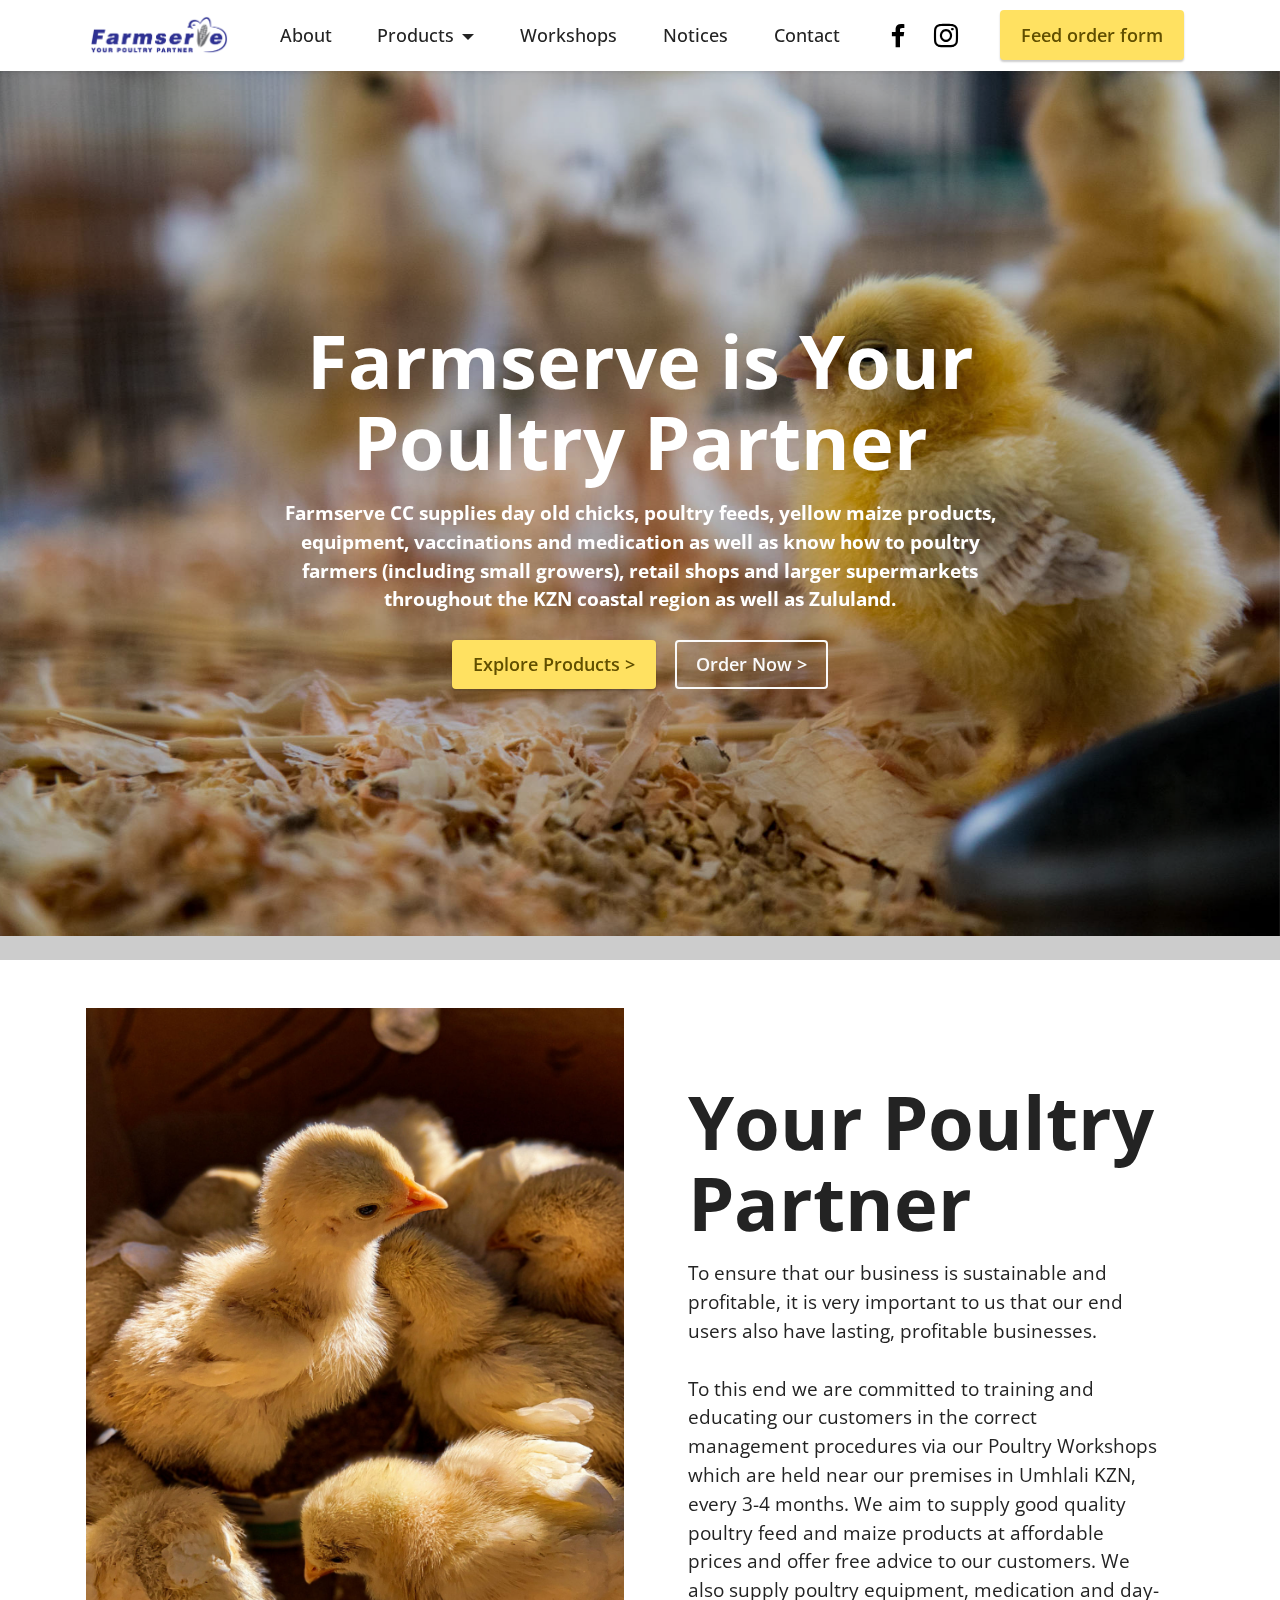
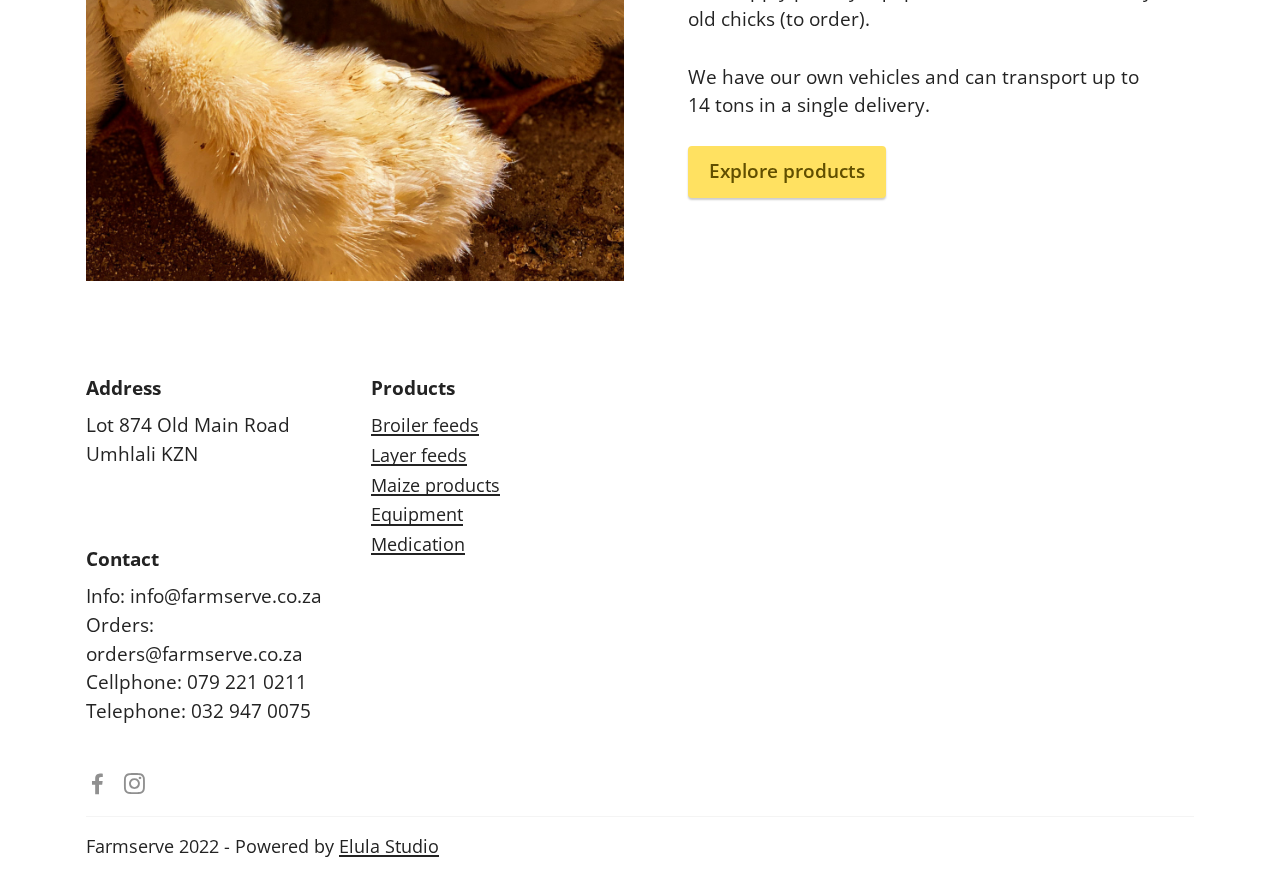
<file: index.html>
<!DOCTYPE html>
<html  >
<head>
  
  <meta charset="UTF-8">
  <meta http-equiv="X-UA-Compatible" content="IE=edge">
  
  <meta name="twitter:card" content="summary_large_image"/>
  <meta name="twitter:image:src" content="">
  <meta property="og:image" content="">
  <meta name="twitter:title" content="Home">
  <meta name="viewport" content="width=device-width, initial-scale=1, minimum-scale=1">
  <link rel="shortcut icon" href="assets/images/logo-1-295x97.png" type="image/x-icon">
  <meta name="description" content="">
  
  
  <title>Home</title>
  <link rel="stylesheet" href="assets/bootstrap/css/bootstrap.min.css">
  <link rel="stylesheet" href="assets/bootstrap/css/bootstrap-grid.min.css">
  <link rel="stylesheet" href="assets/bootstrap/css/bootstrap-reboot.min.css">
  <link rel="stylesheet" href="assets/parallax/jarallax.css">
  <link rel="stylesheet" href="assets/dropdown/css/style.css">
  <link rel="stylesheet" href="assets/socicon/css/styles.css">
  <link rel="stylesheet" href="assets/theme/css/style.css">
  <link rel="preload" href="https://fonts.googleapis.com/css?family=Open+Sans:300,400,500,600,700,800,300i,400i,500i,600i,700i,800i&display=swap" as="style" onload="this.onload=null;this.rel='stylesheet'">
  <noscript><link rel="stylesheet" href="https://fonts.googleapis.com/css?family=Open+Sans:300,400,500,600,700,800,300i,400i,500i,600i,700i,800i&display=swap"></noscript>
  <link rel="preload" as="style" href="assets/mobirise/css/mbr-additional.css"><link rel="stylesheet" href="assets/mobirise/css/mbr-additional.css" type="text/css">
  
  
  
  
</head>
<body>
  
  <section data-bs-version="5.1" class="menu menu1 cid-tbsJutyIEf" once="menu" id="menu1-3j">
    

    <nav class="navbar navbar-dropdown navbar-fixed-top navbar-expand-lg">
        <div class="container">
            <div class="navbar-brand">
                <span class="navbar-logo">
                    <a href="index.html">
                        <img src="assets/images/logo-1-295x97.png" alt="Mobirise Website Builder" style="height: 3rem;">
                    </a>
                </span>
                
            </div>
            <button class="navbar-toggler" type="button" data-toggle="collapse" data-bs-toggle="collapse" data-target="#navbarSupportedContent" data-bs-target="#navbarSupportedContent" aria-controls="navbarNavAltMarkup" aria-expanded="false" aria-label="Toggle navigation">
                <div class="hamburger">
                    <span></span>
                    <span></span>
                    <span></span>
                    <span></span>
                </div>
            </button>
            <div class="collapse navbar-collapse" id="navbarSupportedContent">
                <ul class="navbar-nav nav-dropdown" data-app-modern-menu="true"><li class="nav-item"><a class="nav-link link text-black text-primary display-4" href="about.html">
                            About</a></li>
                    <li class="nav-item dropdown"><a class="nav-link link text-black dropdown-toggle display-4" href="https://mobiri.se" data-toggle="dropdown-submenu" data-bs-toggle="dropdown" data-bs-auto-close="outside" aria-expanded="false">Products</a><div class="dropdown-menu" aria-labelledby="dropdown-478"><a class="text-black dropdown-item text-primary display-4" href="products.html#features8-2z">Broiler feed</a><a class="text-black dropdown-item text-primary display-4" href="products.html#features8-30">Layer feed</a><a class="text-black show dropdown-item text-primary display-4" href="products.html#features8-31">Maize products</a><a class="text-black dropdown-item text-primary display-4" href="products.html#features8-4c">Pig feed</a><a class="text-black show dropdown-item text-primary display-4" href="products.html#gallery3-34">Equipment</a><a class="text-black show dropdown-item text-primary display-4" href="products.html#gallery3-35">Medication</a></div></li>
                    <li class="nav-item"><a class="nav-link link text-black text-primary display-4" href="https://www.eventbrite.com/o/farmserve-49500383023" target="_blank">Workshops</a>
                    </li><li class="nav-item"><a class="nav-link link text-black text-primary display-4" href="notices.html">Notices</a></li><li class="nav-item"><a class="nav-link link text-black text-primary display-4" href="contact.html">Contact</a></li></ul>
                <div class="icons-menu">
                    <a class="iconfont-wrapper" href="https://www.facebook.com/farmservekzn" target="_blank">
                        <span class="p-2 mbr-iconfont socicon-facebook socicon"></span>
                    </a>
                    <a class="iconfont-wrapper" href="https://www.instagram.com/farmservecc/" target="_blank">
                        <span class="p-2 mbr-iconfont socicon-instagram socicon"></span>
                    </a>
                    
                    
                </div>
                <div class="navbar-buttons mbr-section-btn"><a class="btn btn-warning display-4" href="order.html">Feed order form</a></div>
            </div>
        </div>
    </nav>
</section>

<section data-bs-version="5.1" class="header1 cid-tc8kbHSpXh mbr-fullscreen mbr-parallax-background" id="header1-3r">

    

    
    <div class="mbr-overlay" style="opacity: 0.2; background-color: rgb(0, 0, 0);"></div>

    <div class="container">
        <div class="row justify-content-center">
            <div class="col-12 col-lg-8">
                <h1 class="mbr-section-title mbr-fonts-style mb-3 display-1"><strong>Farmserve is Your Poultry Partner</strong></h1>
                
                <p class="mbr-text mbr-fonts-style display-7"><strong>
                    Farmserve CC supplies day old chicks, poultry feeds, yellow maize products, equipment, vaccinations and medication as well as know how to poultry farmers (including small growers), retail shops and larger supermarkets throughout the KZN coastal region as well as Zululand.</strong></p>
                <div class="mbr-section-btn mt-3"><a class="btn btn-warning display-4" href="products.html">Explore Products &gt;</a> <a class="btn btn-white-outline display-4" href="order.html">Order Now &gt;</a></div>
            </div>
        </div>
    </div>
</section>

<section data-bs-version="5.1" class="header11 cid-tezr9SQv1D mbr-fullscreen" id="header11-4g">

    

    
    

    <div class="container">
        <div class="row justify-content-center">
            <div class="col-12 col-md-6 image-wrapper">
                <img class="w-100" src="assets/images/brian-david-gi4p27xkvy8-unsplash-1256x2038.jpg" alt="Mobirise Website Builder">
            </div>
            <div class="col-12 col-md">
                <div class="text-wrapper text-center">
                    <h1 class="mbr-section-title mbr-fonts-style mb-3 display-1">
                        <strong>Your Poultry Partner</strong></h1>
                    <p class="mbr-text mbr-fonts-style display-7">
                        To ensure that our business is sustainable and profitable, it is very important to us that our end users also have lasting, profitable businesses.<br><br>To this end we are committed to training and educating our customers in the correct management procedures via our Poultry Workshops which are held near our premises in Umhlali KZN, every 3-4 months. We aim to supply good quality poultry feed and maize products at affordable prices and offer free advice to our customers. We also supply poultry equipment, medication and day-old chicks (to order).<br><br>We have our own vehicles and can transport up to 14 tons in a single delivery.<br></p>
                    <div class="mbr-section-btn mt-3"><a class="btn btn-warning display-7" href="products.html">Explore products</a></div>
                </div>
            </div>
        </div>
    </div>
</section>

<section data-bs-version="5.1" class="footer6 cid-t6buJst7rv" once="footers" id="footer6-1n">

    

    

    <div class="container">
        <div class="row content mbr-white">
            <div class="col-12 col-md-3 mbr-fonts-style display-7">
                <h5 class="mbr-section-subtitle mbr-fonts-style mb-2 display-7">
                    <strong>Address</strong>
                </h5>
                <p class="mbr-text mbr-fonts-style display-7">Lot 874 Old Main Road<br>Umhlali KZN</p> <br>
                <h5 class="mbr-section-subtitle mbr-fonts-style mb-2 mt-4 display-7">
                    <strong>Contact</strong></h5>
                <p class="mbr-text mbr-fonts-style mb-4 display-7">
                    Info: info@farmserve.co.za<br>
                    Orders: orders@farmserve.co.za<br>Cellphone:&nbsp;079 221 0211<br>Telephone: 032 947 0075</p>
            </div>
            <div class="col-12 col-md-3 mbr-fonts-style display-7">
                <h5 class="mbr-section-subtitle mbr-fonts-style mb-2 display-7">
                    <strong>Products</strong></h5>
                <ul class="list mbr-fonts-style mb-4 display-4">
                    <li class="mbr-text item-wrap"><a href="products.html#features8-2z" class="text-primary">Broiler feeds</a></li><li class="mbr-text item-wrap"><a href="products.html#features8-30" class="text-primary">Layer feeds</a></li><li class="mbr-text item-wrap"><a href="products.html#features8-31" class="text-primary">Maize products</a></li><li class="mbr-text item-wrap"><a href="products.html#gallery3-34" class="text-primary">Equipment</a></li><li class="mbr-text item-wrap"><a href="products.html#gallery3-35" class="text-primary">Medication</a></li>
                </ul>
                <h5 class="mbr-section-subtitle mbr-fonts-style mb-2 mt-5 display-7"></h5>
                <p class="mbr-text mbr-fonts-style mb-4 display-7"></p>
            </div>
            <div class="col-12 col-md-6">
                <div class="google-map"><iframe frameborder="0" style="border:0" src="https://www.google.com/maps/embed/v1/place?key=AIzaSyDk89J4FSunMF33ruMVWJaJht_Ro0kvoXs&amp;q=Lot 874 - Umhlali, Old Main Rd, Umhlali, 4390" allowfullscreen=""></iframe></div>
            </div>
            <div class="col-md-6">
                <div class="social-list align-left">
                    <div class="soc-item">
                        <a href="https://www.facebook.com/farmservekzn" target="_blank">
                            <span class="mbr-iconfont mbr-iconfont-social socicon-facebook socicon" style="color: rgb(35, 35, 35); fill: rgb(35, 35, 35);"></span>
                        </a>
                    </div>
                    <div class="soc-item">
                        <a href="https://www.instagram.com/farmservecc/" target="_blank">
                            <span class="mbr-iconfont mbr-iconfont-social socicon-instagram socicon" style="color: rgb(35, 35, 35); fill: rgb(35, 35, 35);"></span>
                        </a>
                    </div>
                    
                    
                    
                    
                </div>
            </div>
        </div>
        <div class="footer-lower">
            <div class="media-container-row">
                <div class="col-sm-12">
                    <hr>
                </div>
            </div>
            <div class="col-sm-12 copyright pl-0">
                <p class="mbr-text mbr-fonts-style mbr-white display-4">Farmserve 2022 - Powered by <a href="https://elula.xyz" class="text-primary" target="_blank">Elula Studio</a></p>
            </div>
        </div>
    </div>
</section><section><a href="https://mobiri.se"></a><a href="https://mobiri.se"></a></section><script src="assets/bootstrap/js/bootstrap.bundle.min.js"></script>  <script src="assets/parallax/jarallax.js"></script>  <script src="assets/smoothscroll/smooth-scroll.js"></script>  <script src="assets/ytplayer/index.js"></script>  <script src="assets/dropdown/js/navbar-dropdown.js"></script>  <script src="assets/theme/js/script.js"></script>  
  
  
</body>
</html>
</file>
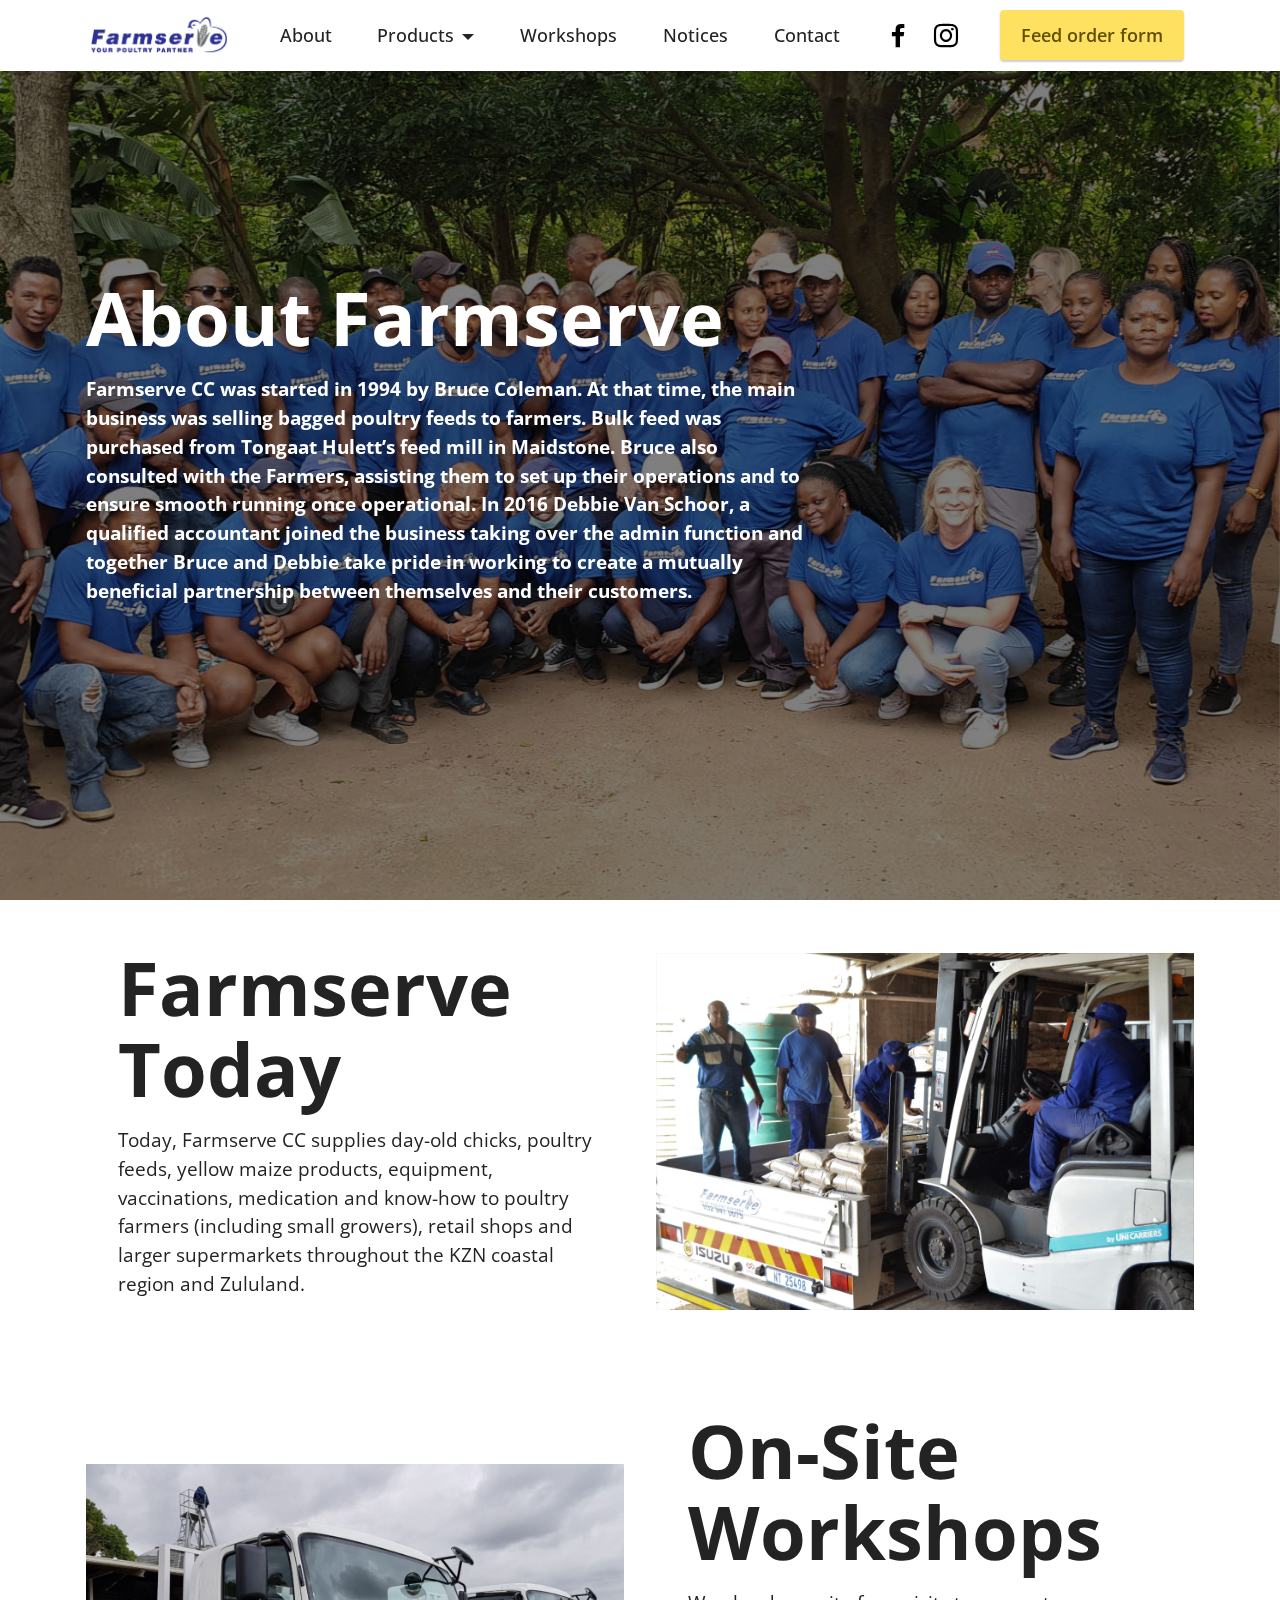
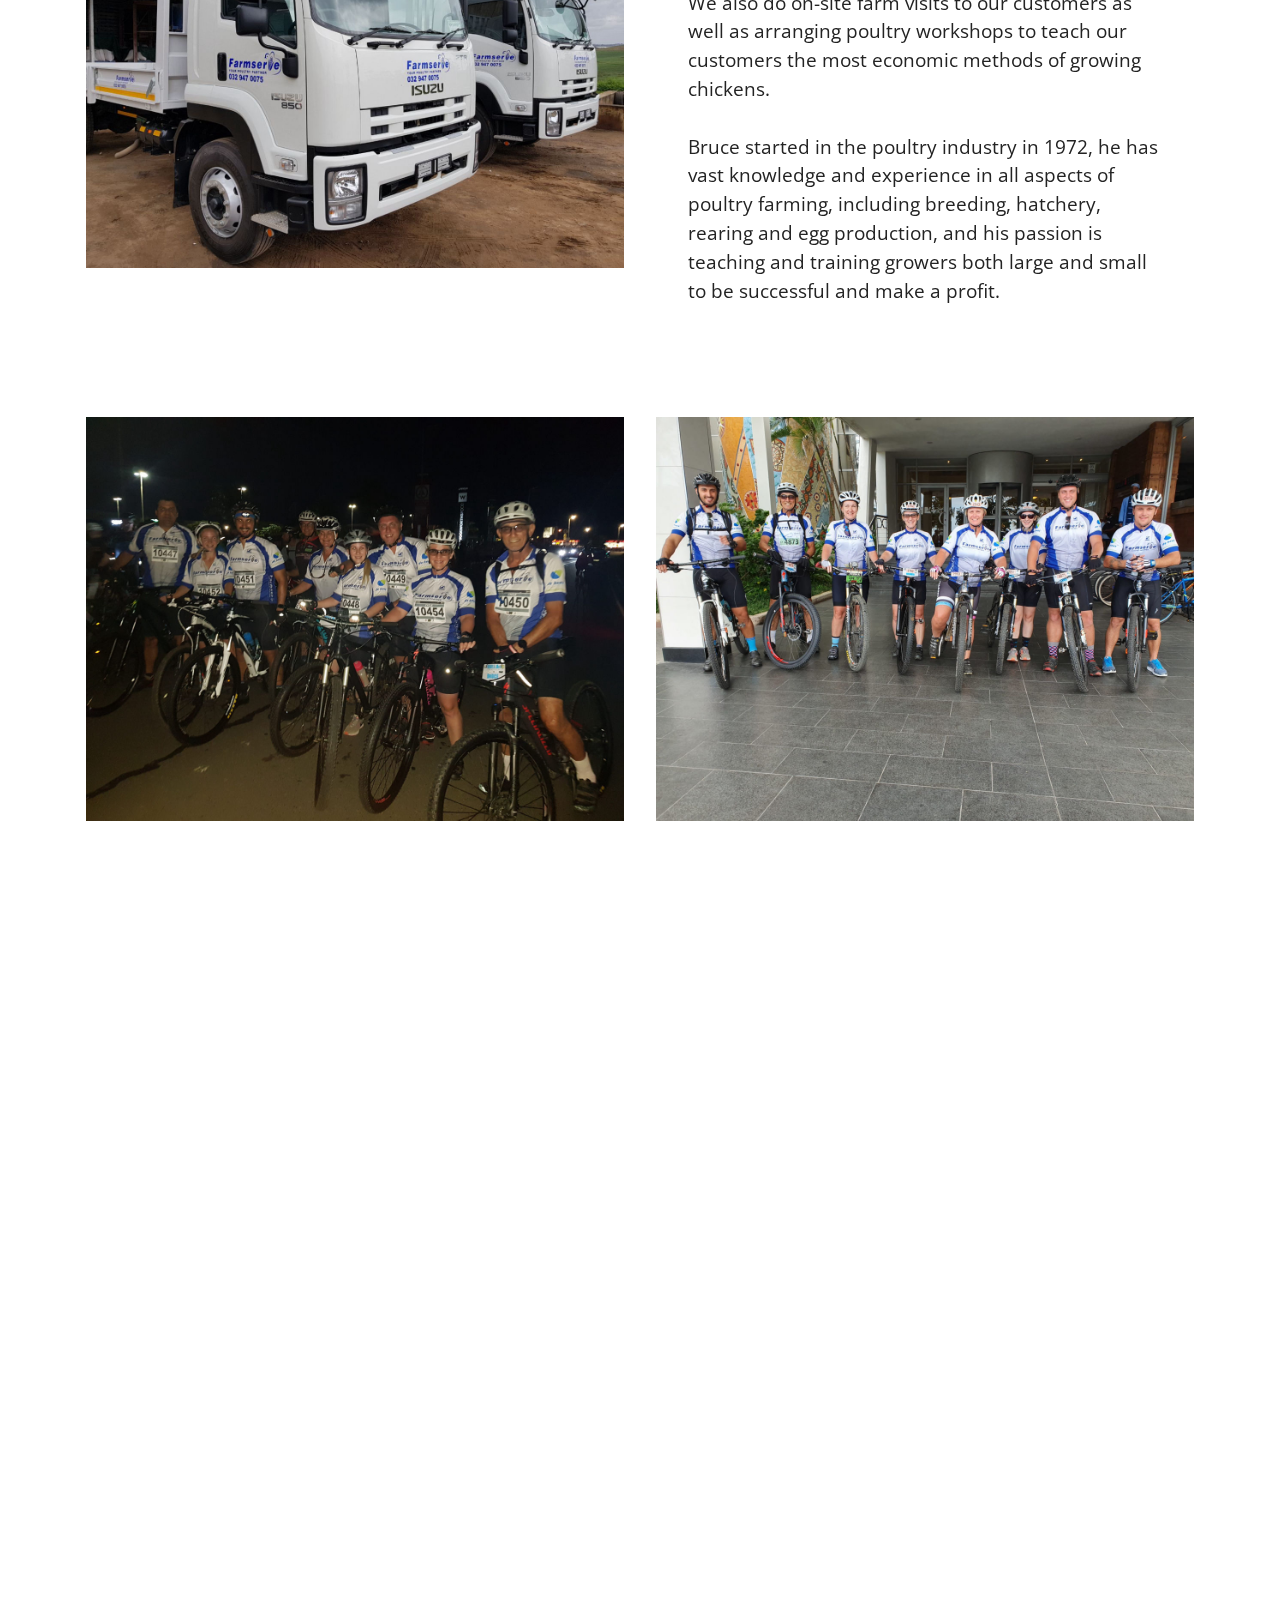
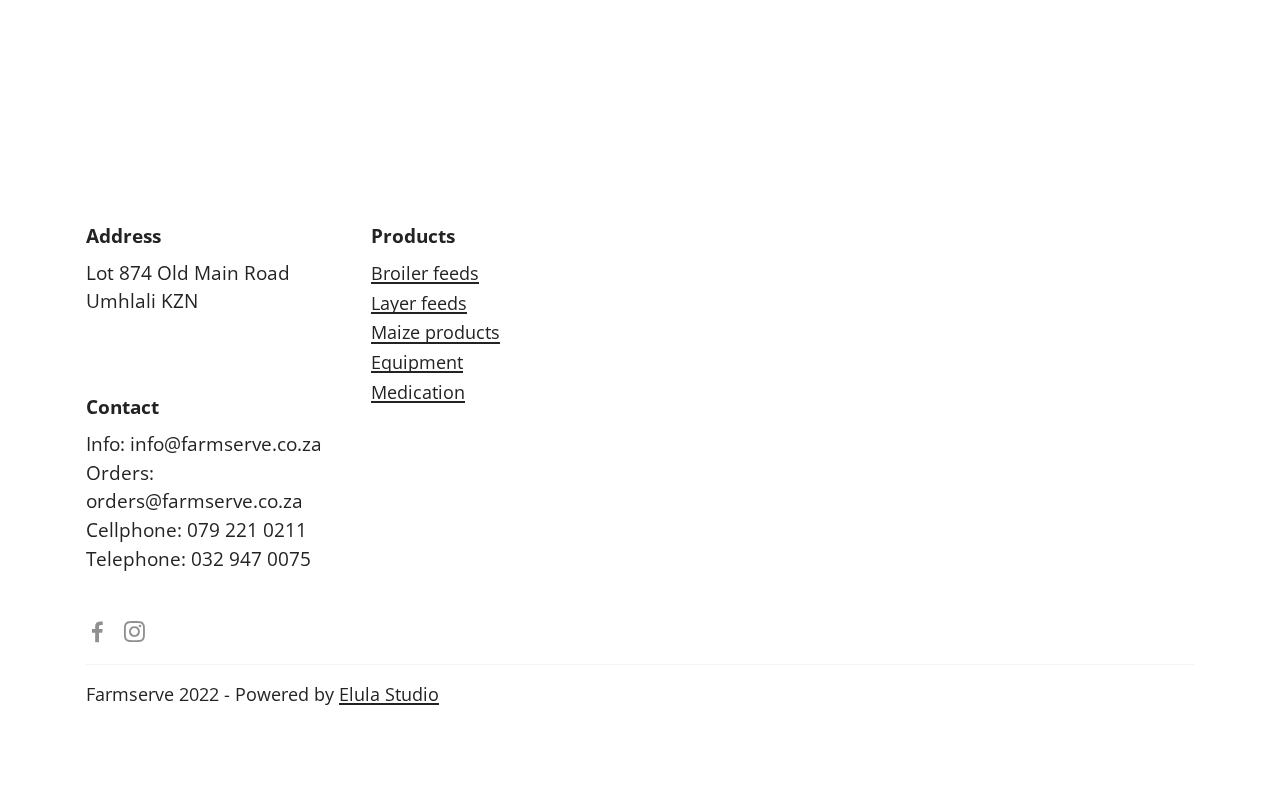
<file: about.html>
<!DOCTYPE html>
<html  >
<head>
  
  <meta charset="UTF-8">
  <meta http-equiv="X-UA-Compatible" content="IE=edge">
  
  <meta name="twitter:card" content="summary_large_image"/>
  <meta name="twitter:image:src" content="">
  <meta property="og:image" content="">
  <meta name="twitter:title" content="About">
  <meta name="viewport" content="width=device-width, initial-scale=1, minimum-scale=1">
  <link rel="shortcut icon" href="assets/images/logo-1-295x97.png" type="image/x-icon">
  <meta name="description" content="">
  
  
  <title>About</title>
  <link rel="stylesheet" href="assets/bootstrap/css/bootstrap.min.css">
  <link rel="stylesheet" href="assets/bootstrap/css/bootstrap-grid.min.css">
  <link rel="stylesheet" href="assets/bootstrap/css/bootstrap-reboot.min.css">
  <link rel="stylesheet" href="assets/parallax/jarallax.css">
  <link rel="stylesheet" href="assets/dropdown/css/style.css">
  <link rel="stylesheet" href="assets/socicon/css/styles.css">
  <link rel="stylesheet" href="assets/theme/css/style.css">
  <link rel="preload" href="https://fonts.googleapis.com/css?family=Open+Sans:300,400,500,600,700,800,300i,400i,500i,600i,700i,800i&display=swap" as="style" onload="this.onload=null;this.rel='stylesheet'">
  <noscript><link rel="stylesheet" href="https://fonts.googleapis.com/css?family=Open+Sans:300,400,500,600,700,800,300i,400i,500i,600i,700i,800i&display=swap"></noscript>
  <link rel="preload" as="style" href="assets/mobirise/css/mbr-additional.css"><link rel="stylesheet" href="assets/mobirise/css/mbr-additional.css" type="text/css">
  
  
  
  
</head>
<body>
  
  <section data-bs-version="5.1" class="header1 cid-tc1B6swnqM mbr-fullscreen mbr-parallax-background" id="header1-3q">

    

    
    <div class="mbr-overlay" style="opacity: 0.5; background-color: rgb(0, 0, 0);"></div>

    <div class="container">
        <div class="row">
            <div class="col-12 col-lg-8">
                <h1 class="mbr-section-title mbr-fonts-style mb-3 display-1"><strong>About Farmserve</strong></h1>
                
                <p class="mbr-text mbr-fonts-style display-7"><strong>Farmserve CC was started in 1994 by Bruce Coleman. At that time, the main business was selling bagged poultry feeds to farmers. Bulk feed was purchased from Tongaat Hulett’s feed mill in Maidstone. Bruce also consulted with the Farmers, assisting them to set up their operations and to ensure smooth running once operational. In 2016 Debbie Van Schoor, a qualified accountant joined the business taking over the admin function and together Bruce and Debbie take pride in working to create a mutually beneficial partnership between themselves and their customers.</strong><br></p>
                
            </div>
        </div>
    </div>
</section>

<section data-bs-version="5.1" class="header11 cid-tehqbILMdW" id="header11-4a">

    

    
    

    <div class="container">
        <div class="row justify-content-center">
            <div class="col-12 col-md-6 image-wrapper">
                <img class="w-100" src="assets/images/about-us-2-min-1256x832.jpg" alt="Mobirise Website Builder">
            </div>
            <div class="col-12 col-md">
                <div class="text-wrapper text-center">
                    <h1 class="mbr-section-title mbr-fonts-style mb-3 display-1">
                        <strong>Farmserve Today</strong></h1>
                    <p class="mbr-text mbr-fonts-style display-7">
                        Today, Farmserve CC supplies day-old chicks, poultry feeds, yellow maize products, equipment, vaccinations, medication and know-how to poultry farmers (including small growers), retail shops and larger supermarkets throughout the KZN coastal region and Zululand.</p>
                    
                </div>
            </div>
        </div>
    </div>
</section>

<section data-bs-version="5.1" class="header11 cid-tehqczeOyU" id="header11-4b">

    

    
    

    <div class="container">
        <div class="row justify-content-center">
            <div class="col-12 col-md-6 image-wrapper">
                <img class="w-100" src="assets/images/img-20171014-wa0025-1256x942.jpg" alt="Mobirise Website Builder">
            </div>
            <div class="col-12 col-md">
                <div class="text-wrapper text-center">
                    <h1 class="mbr-section-title mbr-fonts-style mb-3 display-1">
                        <strong>On-Site Workshops</strong></h1>
                    <p class="mbr-text mbr-fonts-style display-7">We also do on-site farm visits to our customers as well as arranging poultry workshops to teach our customers the most economic methods of growing chickens.<br><br>Bruce started in the poultry industry in 1972, he has vast knowledge and experience in all aspects of poultry farming, including breeding, hatchery, rearing and egg production, and his passion is teaching and training growers both large and small to be successful and make a profit.</p>
                    
                </div>
            </div>
        </div>
    </div>
</section>

<section data-bs-version="5.1" class="image4 cid-t8JKuC3Ay9" id="image4-2h">
    

    
    

    <div class="container">
        <div class="row">
            <div class="col-12 col-lg-6">
                <div class="image-wrapper">
                    <img src="assets/images/20190428-091740-scaled-1256x942.jpg" alt="Mobirise Website Builder">
                    
                </div>
            </div>
            <div class="col-12 col-lg-6">
                <div class="image-wrapper">
                    <img src="assets/images/20190317-051747-scaled-1256x942.jpg" alt="Mobirise Website Builder">
                    
                </div>
            </div>
        </div>
    </div>
</section>

<section data-bs-version="5.1" class="video2 cid-thzC8DB3ze" id="video2-4l">
    
    
    
    <div class="container-fluid">
        
        <div class="row justify-content-center mt-4">
            <div class="col-12 col-md-12 video-block">
                <div class="video-wrapper"><iframe class="mbr-embedded-video" src="https://www.youtube.com/embed/yhYWnqSXewg?rel=0&amp;amp;mute=1&amp;showinfo=0&amp;autoplay=0&amp;loop=0" width="1280" height="720" frameborder="0" allowfullscreen></iframe></div>
                
            </div>
        </div>
    </div>
</section>

<section data-bs-version="5.1" class="footer6 cid-t6buJst7rv" once="footers" id="footer6-1n">

    

    

    <div class="container">
        <div class="row content mbr-white">
            <div class="col-12 col-md-3 mbr-fonts-style display-7">
                <h5 class="mbr-section-subtitle mbr-fonts-style mb-2 display-7">
                    <strong>Address</strong>
                </h5>
                <p class="mbr-text mbr-fonts-style display-7">Lot 874 Old Main Road<br>Umhlali KZN</p> <br>
                <h5 class="mbr-section-subtitle mbr-fonts-style mb-2 mt-4 display-7">
                    <strong>Contact</strong></h5>
                <p class="mbr-text mbr-fonts-style mb-4 display-7">
                    Info: info@farmserve.co.za<br>
                    Orders: orders@farmserve.co.za<br>Cellphone:&nbsp;079 221 0211<br>Telephone: 032 947 0075</p>
            </div>
            <div class="col-12 col-md-3 mbr-fonts-style display-7">
                <h5 class="mbr-section-subtitle mbr-fonts-style mb-2 display-7">
                    <strong>Products</strong></h5>
                <ul class="list mbr-fonts-style mb-4 display-4">
                    <li class="mbr-text item-wrap"><a href="products.html#features8-2z" class="text-primary">Broiler feeds</a></li><li class="mbr-text item-wrap"><a href="products.html#features8-30" class="text-primary">Layer feeds</a></li><li class="mbr-text item-wrap"><a href="products.html#features8-31" class="text-primary">Maize products</a></li><li class="mbr-text item-wrap"><a href="products.html#gallery3-34" class="text-primary">Equipment</a></li><li class="mbr-text item-wrap"><a href="products.html#gallery3-35" class="text-primary">Medication</a></li>
                </ul>
                <h5 class="mbr-section-subtitle mbr-fonts-style mb-2 mt-5 display-7"></h5>
                <p class="mbr-text mbr-fonts-style mb-4 display-7"></p>
            </div>
            <div class="col-12 col-md-6">
                <div class="google-map"><iframe frameborder="0" style="border:0" src="https://www.google.com/maps/embed/v1/place?key=AIzaSyCZI5F_k6S1k46ujh0SNrapM89f7mJxd30&amp;q=Lot 874 - Umhlali, Old Main Rd, Umhlali, 4390" allowfullscreen=""></iframe></div>
            </div>
            <div class="col-md-6">
                <div class="social-list align-left">
                    <div class="soc-item">
                        <a href="https://www.facebook.com/farmservekzn" target="_blank">
                            <span class="mbr-iconfont mbr-iconfont-social socicon-facebook socicon" style="color: rgb(35, 35, 35); fill: rgb(35, 35, 35);"></span>
                        </a>
                    </div>
                    <div class="soc-item">
                        <a href="https://www.instagram.com/farmservecc/" target="_blank">
                            <span class="mbr-iconfont mbr-iconfont-social socicon-instagram socicon" style="color: rgb(35, 35, 35); fill: rgb(35, 35, 35);"></span>
                        </a>
                    </div>
                    
                    
                    
                    
                </div>
            </div>
        </div>
        <div class="footer-lower">
            <div class="media-container-row">
                <div class="col-sm-12">
                    <hr>
                </div>
            </div>
            <div class="col-sm-12 copyright pl-0">
                <p class="mbr-text mbr-fonts-style mbr-white display-4">Farmserve 2022 - Powered by <a href="https://elula.xyz" class="text-primary" target="_blank">Elula Studio</a></p>
            </div>
        </div>
    </div>
</section>

<section data-bs-version="5.1" class="menu menu1 cid-tbsJutyIEf" once="menu" id="menu1-3j">
    

    <nav class="navbar navbar-dropdown navbar-fixed-top navbar-expand-lg">
        <div class="container">
            <div class="navbar-brand">
                <span class="navbar-logo">
                    <a href="index.html">
                        <img src="assets/images/logo-1-295x97.png" alt="Mobirise Website Builder" style="height: 3rem;">
                    </a>
                </span>
                
            </div>
            <button class="navbar-toggler" type="button" data-toggle="collapse" data-bs-toggle="collapse" data-target="#navbarSupportedContent" data-bs-target="#navbarSupportedContent" aria-controls="navbarNavAltMarkup" aria-expanded="false" aria-label="Toggle navigation">
                <div class="hamburger">
                    <span></span>
                    <span></span>
                    <span></span>
                    <span></span>
                </div>
            </button>
            <div class="collapse navbar-collapse" id="navbarSupportedContent">
                <ul class="navbar-nav nav-dropdown" data-app-modern-menu="true"><li class="nav-item"><a class="nav-link link text-black text-primary display-4" href="about.html">
                            About</a></li>
                    <li class="nav-item dropdown"><a class="nav-link link text-black dropdown-toggle display-4" href="https://mobiri.se" data-toggle="dropdown-submenu" data-bs-toggle="dropdown" data-bs-auto-close="outside" aria-expanded="false">Products</a><div class="dropdown-menu" aria-labelledby="dropdown-478"><a class="text-black dropdown-item text-primary display-4" href="products.html#features8-2z">Broiler feed</a><a class="text-black dropdown-item text-primary display-4" href="products.html#features8-30">Layer feed</a><a class="text-black show dropdown-item text-primary display-4" href="products.html#features8-31">Maize products</a><a class="text-black dropdown-item text-primary display-4" href="products.html#features8-4c">Pig feed</a><a class="text-black show dropdown-item text-primary display-4" href="products.html#gallery3-34">Equipment</a><a class="text-black show dropdown-item text-primary display-4" href="products.html#gallery3-35">Medication</a></div></li>
                    <li class="nav-item"><a class="nav-link link text-black text-primary display-4" href="https://www.eventbrite.com/o/farmserve-49500383023" target="_blank">Workshops</a>
                    </li><li class="nav-item"><a class="nav-link link text-black text-primary display-4" href="notices.html">Notices</a></li><li class="nav-item"><a class="nav-link link text-black text-primary display-4" href="contact.html">Contact</a></li></ul>
                <div class="icons-menu">
                    <a class="iconfont-wrapper" href="https://www.facebook.com/farmservekzn" target="_blank">
                        <span class="p-2 mbr-iconfont socicon-facebook socicon"></span>
                    </a>
                    <a class="iconfont-wrapper" href="https://www.instagram.com/farmservecc/" target="_blank">
                        <span class="p-2 mbr-iconfont socicon-instagram socicon"></span>
                    </a>
                    
                    
                </div>
                <div class="navbar-buttons mbr-section-btn"><a class="btn btn-warning display-4" href="order.html">Feed order form</a></div>
            </div>
        </div>
    </nav>
</section><section><a href="https://mobiri.se"></a><a href="https://mobiri.se"></a></section><script src="assets/bootstrap/js/bootstrap.bundle.min.js"></script>  <script src="assets/parallax/jarallax.js"></script>  <script src="assets/smoothscroll/smooth-scroll.js"></script>  <script src="assets/ytplayer/index.js"></script>  <script src="assets/playervimeo/vimeo_player.js"></script>  <script src="assets/dropdown/js/navbar-dropdown.js"></script>  <script src="assets/theme/js/script.js"></script>  
  
  
</body>
</html>
</file>
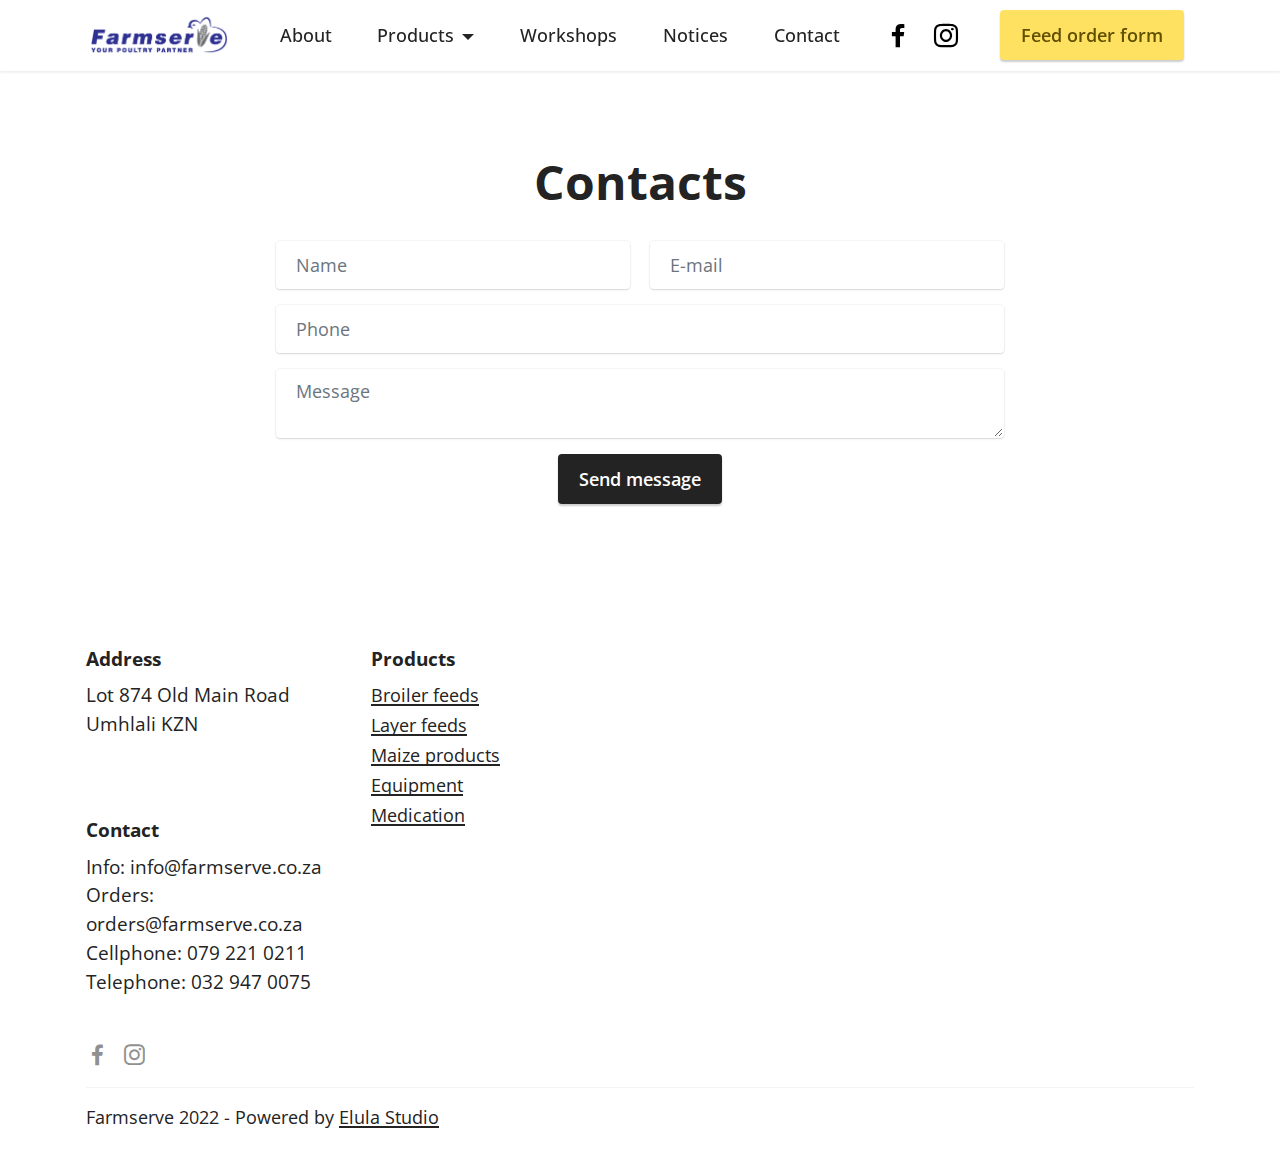
<file: contact.html>
<!DOCTYPE html>
<html  >
<head>
  
  <meta charset="UTF-8">
  <meta http-equiv="X-UA-Compatible" content="IE=edge">
  
  <meta name="twitter:card" content="summary_large_image"/>
  <meta name="twitter:image:src" content="">
  <meta property="og:image" content="">
  <meta name="twitter:title" content="Contact">
  <meta name="viewport" content="width=device-width, initial-scale=1, minimum-scale=1">
  <link rel="shortcut icon" href="assets/images/logo-1-295x97.png" type="image/x-icon">
  <meta name="description" content="">
  
  
  <title>Contact</title>
  <link rel="stylesheet" href="assets/bootstrap/css/bootstrap.min.css">
  <link rel="stylesheet" href="assets/bootstrap/css/bootstrap-grid.min.css">
  <link rel="stylesheet" href="assets/bootstrap/css/bootstrap-reboot.min.css">
  <link rel="stylesheet" href="assets/dropdown/css/style.css">
  <link rel="stylesheet" href="assets/socicon/css/styles.css">
  <link rel="stylesheet" href="assets/theme/css/style.css">
  <link rel="preload" href="https://fonts.googleapis.com/css?family=Open+Sans:300,400,500,600,700,800,300i,400i,500i,600i,700i,800i&display=swap" as="style" onload="this.onload=null;this.rel='stylesheet'">
  <noscript><link rel="stylesheet" href="https://fonts.googleapis.com/css?family=Open+Sans:300,400,500,600,700,800,300i,400i,500i,600i,700i,800i&display=swap"></noscript>
  <link rel="preload" as="style" href="assets/mobirise/css/mbr-additional.css"><link rel="stylesheet" href="assets/mobirise/css/mbr-additional.css" type="text/css">
  
  
  
  
</head>
<body>
  
  <section data-bs-version="5.1" class="menu menu1 cid-tbsJutyIEf" once="menu" id="menu1-3j">
    

    <nav class="navbar navbar-dropdown navbar-fixed-top navbar-expand-lg">
        <div class="container">
            <div class="navbar-brand">
                <span class="navbar-logo">
                    <a href="index.html">
                        <img src="assets/images/logo-1-295x97.png" alt="Mobirise Website Builder" style="height: 3rem;">
                    </a>
                </span>
                
            </div>
            <button class="navbar-toggler" type="button" data-toggle="collapse" data-bs-toggle="collapse" data-target="#navbarSupportedContent" data-bs-target="#navbarSupportedContent" aria-controls="navbarNavAltMarkup" aria-expanded="false" aria-label="Toggle navigation">
                <div class="hamburger">
                    <span></span>
                    <span></span>
                    <span></span>
                    <span></span>
                </div>
            </button>
            <div class="collapse navbar-collapse" id="navbarSupportedContent">
                <ul class="navbar-nav nav-dropdown" data-app-modern-menu="true"><li class="nav-item"><a class="nav-link link text-black text-primary display-4" href="about.html">
                            About</a></li>
                    <li class="nav-item dropdown"><a class="nav-link link text-black dropdown-toggle display-4" href="https://mobiri.se" data-toggle="dropdown-submenu" data-bs-toggle="dropdown" data-bs-auto-close="outside" aria-expanded="false">Products</a><div class="dropdown-menu" aria-labelledby="dropdown-478"><a class="text-black dropdown-item text-primary display-4" href="products.html#features8-2z">Broiler feed</a><a class="text-black dropdown-item text-primary display-4" href="products.html#features8-30">Layer feed</a><a class="text-black show dropdown-item text-primary display-4" href="products.html#features8-31">Maize products</a><a class="text-black dropdown-item text-primary display-4" href="products.html#features8-4c">Pig feed</a><a class="text-black show dropdown-item text-primary display-4" href="products.html#gallery3-34">Equipment</a><a class="text-black show dropdown-item text-primary display-4" href="products.html#gallery3-35">Medication</a></div></li>
                    <li class="nav-item"><a class="nav-link link text-black text-primary display-4" href="https://www.eventbrite.com/o/farmserve-49500383023" target="_blank">Workshops</a>
                    </li><li class="nav-item"><a class="nav-link link text-black text-primary display-4" href="notices.html">Notices</a></li><li class="nav-item"><a class="nav-link link text-black text-primary display-4" href="contact.html">Contact</a></li></ul>
                <div class="icons-menu">
                    <a class="iconfont-wrapper" href="https://www.facebook.com/farmservekzn" target="_blank">
                        <span class="p-2 mbr-iconfont socicon-facebook socicon"></span>
                    </a>
                    <a class="iconfont-wrapper" href="https://www.instagram.com/farmservecc/" target="_blank">
                        <span class="p-2 mbr-iconfont socicon-instagram socicon"></span>
                    </a>
                    
                    
                </div>
                <div class="navbar-buttons mbr-section-btn"><a class="btn btn-warning display-4" href="order.html">Feed order form</a></div>
            </div>
        </div>
    </nav>
</section>

<section data-bs-version="5.1" class="form5 cid-thzuXeaPbU" id="form5-4j">
    
    
    <div class="container">
        <div class="mbr-section-head">
            <h3 class="mbr-section-title mbr-fonts-style align-center mb-0 display-2">
                <strong>Contacts</strong>
            </h3>
            
        </div>
        <div class="row justify-content-center mt-4">
            <div class="col-lg-8 mx-auto mbr-form" data-form-type="formoid">
                <form action="https://mobirise.eu/" method="POST" class="mbr-form form-with-styler" data-form-title="Form Name"><input type="hidden" name="email" data-form-email="true" value="V3H1t3g9wQTJLs5FdQiSpvx/V5nnJm/b+JCteHzETEMNVBZSl6A64zNDG8vTK7/u3GfR03WFdILCT7DnL4IwKpXt1Yfp1znNDroVMBdm8bESyUIEY11uI651AwFcSrZt">
                    <div class="row">
                        <div hidden="hidden" data-form-alert="" class="alert alert-success col-12">Thanks for filling out the form!</div>
                        <div hidden="hidden" data-form-alert-danger="" class="alert alert-danger col-12">
                            Oops...! some problem!
                        </div>
                    </div>
                    <div class="dragArea row">
                        <div class="col-md col-sm-12 form-group mb-3" data-for="name">
                            <input type="text" name="name" placeholder="Name" data-form-field="name" class="form-control" value="" id="name-form5-4j">
                        </div>
                        <div class="col-md col-sm-12 form-group mb-3" data-for="email">
                            <input type="email" name="email" placeholder="E-mail" data-form-field="email" class="form-control" value="" id="email-form5-4j">
                        </div>
                        <div class="col-12 form-group mb-3" data-for="url">
                            <input type="tel" name="tel" placeholder="Phone" data-form-field="tel" class="form-control" value="" id="tel-form5-4j">
                        </div>
                        <div class="col-12 form-group mb-3" data-for="textarea">
                            <textarea name="textarea" placeholder="Message" data-form-field="textarea" class="form-control" id="textarea-form5-4j"></textarea>
                        </div>
                        <div class="col-lg-12 col-md-12 col-sm-12 align-center mbr-section-btn">
                            <button type="submit" class="btn btn-primary display-4">Send message</button>
                        </div>
                    </div>
                </form>
            </div>
        </div>
    </div>
</section>

<section data-bs-version="5.1" class="footer6 cid-t6buJst7rv" once="footers" id="footer6-1n">

    

    

    <div class="container">
        <div class="row content mbr-white">
            <div class="col-12 col-md-3 mbr-fonts-style display-7">
                <h5 class="mbr-section-subtitle mbr-fonts-style mb-2 display-7">
                    <strong>Address</strong>
                </h5>
                <p class="mbr-text mbr-fonts-style display-7">Lot 874 Old Main Road<br>Umhlali KZN</p> <br>
                <h5 class="mbr-section-subtitle mbr-fonts-style mb-2 mt-4 display-7">
                    <strong>Contact</strong></h5>
                <p class="mbr-text mbr-fonts-style mb-4 display-7">
                    Info: info@farmserve.co.za<br>
                    Orders: orders@farmserve.co.za<br>Cellphone:&nbsp;079 221 0211<br>Telephone: 032 947 0075</p>
            </div>
            <div class="col-12 col-md-3 mbr-fonts-style display-7">
                <h5 class="mbr-section-subtitle mbr-fonts-style mb-2 display-7">
                    <strong>Products</strong></h5>
                <ul class="list mbr-fonts-style mb-4 display-4">
                    <li class="mbr-text item-wrap"><a href="products.html#features8-2z" class="text-primary">Broiler feeds</a></li><li class="mbr-text item-wrap"><a href="products.html#features8-30" class="text-primary">Layer feeds</a></li><li class="mbr-text item-wrap"><a href="products.html#features8-31" class="text-primary">Maize products</a></li><li class="mbr-text item-wrap"><a href="products.html#gallery3-34" class="text-primary">Equipment</a></li><li class="mbr-text item-wrap"><a href="products.html#gallery3-35" class="text-primary">Medication</a></li>
                </ul>
                <h5 class="mbr-section-subtitle mbr-fonts-style mb-2 mt-5 display-7"></h5>
                <p class="mbr-text mbr-fonts-style mb-4 display-7"></p>
            </div>
            <div class="col-12 col-md-6">
                <div class="google-map"><iframe frameborder="0" style="border:0" src="https://www.google.com/maps/embed/v1/place?key=AIzaSyCNveGQ9bfpKFwWzQLLftrR9hNiHwdqQG8&amp;q=Lot 874 - Umhlali, Old Main Rd, Umhlali, 4390" allowfullscreen=""></iframe></div>
            </div>
            <div class="col-md-6">
                <div class="social-list align-left">
                    <div class="soc-item">
                        <a href="https://www.facebook.com/farmservekzn" target="_blank">
                            <span class="mbr-iconfont mbr-iconfont-social socicon-facebook socicon" style="color: rgb(35, 35, 35); fill: rgb(35, 35, 35);"></span>
                        </a>
                    </div>
                    <div class="soc-item">
                        <a href="https://www.instagram.com/farmservecc/" target="_blank">
                            <span class="mbr-iconfont mbr-iconfont-social socicon-instagram socicon" style="color: rgb(35, 35, 35); fill: rgb(35, 35, 35);"></span>
                        </a>
                    </div>
                    
                    
                    
                    
                </div>
            </div>
        </div>
        <div class="footer-lower">
            <div class="media-container-row">
                <div class="col-sm-12">
                    <hr>
                </div>
            </div>
            <div class="col-sm-12 copyright pl-0">
                <p class="mbr-text mbr-fonts-style mbr-white display-4">Farmserve 2022 - Powered by <a href="https://elula.xyz" class="text-primary" target="_blank">Elula Studio</a></p>
            </div>
        </div>
    </div>
</section><section><a href="https://mobiri.se"></a><a href="https://mobiri.se"></a></section><script src="assets/bootstrap/js/bootstrap.bundle.min.js"></script>  <script src="assets/smoothscroll/smooth-scroll.js"></script>  <script src="assets/ytplayer/index.js"></script>  <script src="assets/dropdown/js/navbar-dropdown.js"></script>  <script src="assets/theme/js/script.js"></script>  <script src="assets/formoid/formoid.min.js"></script>  
  
  
</body>
</html>
</file>
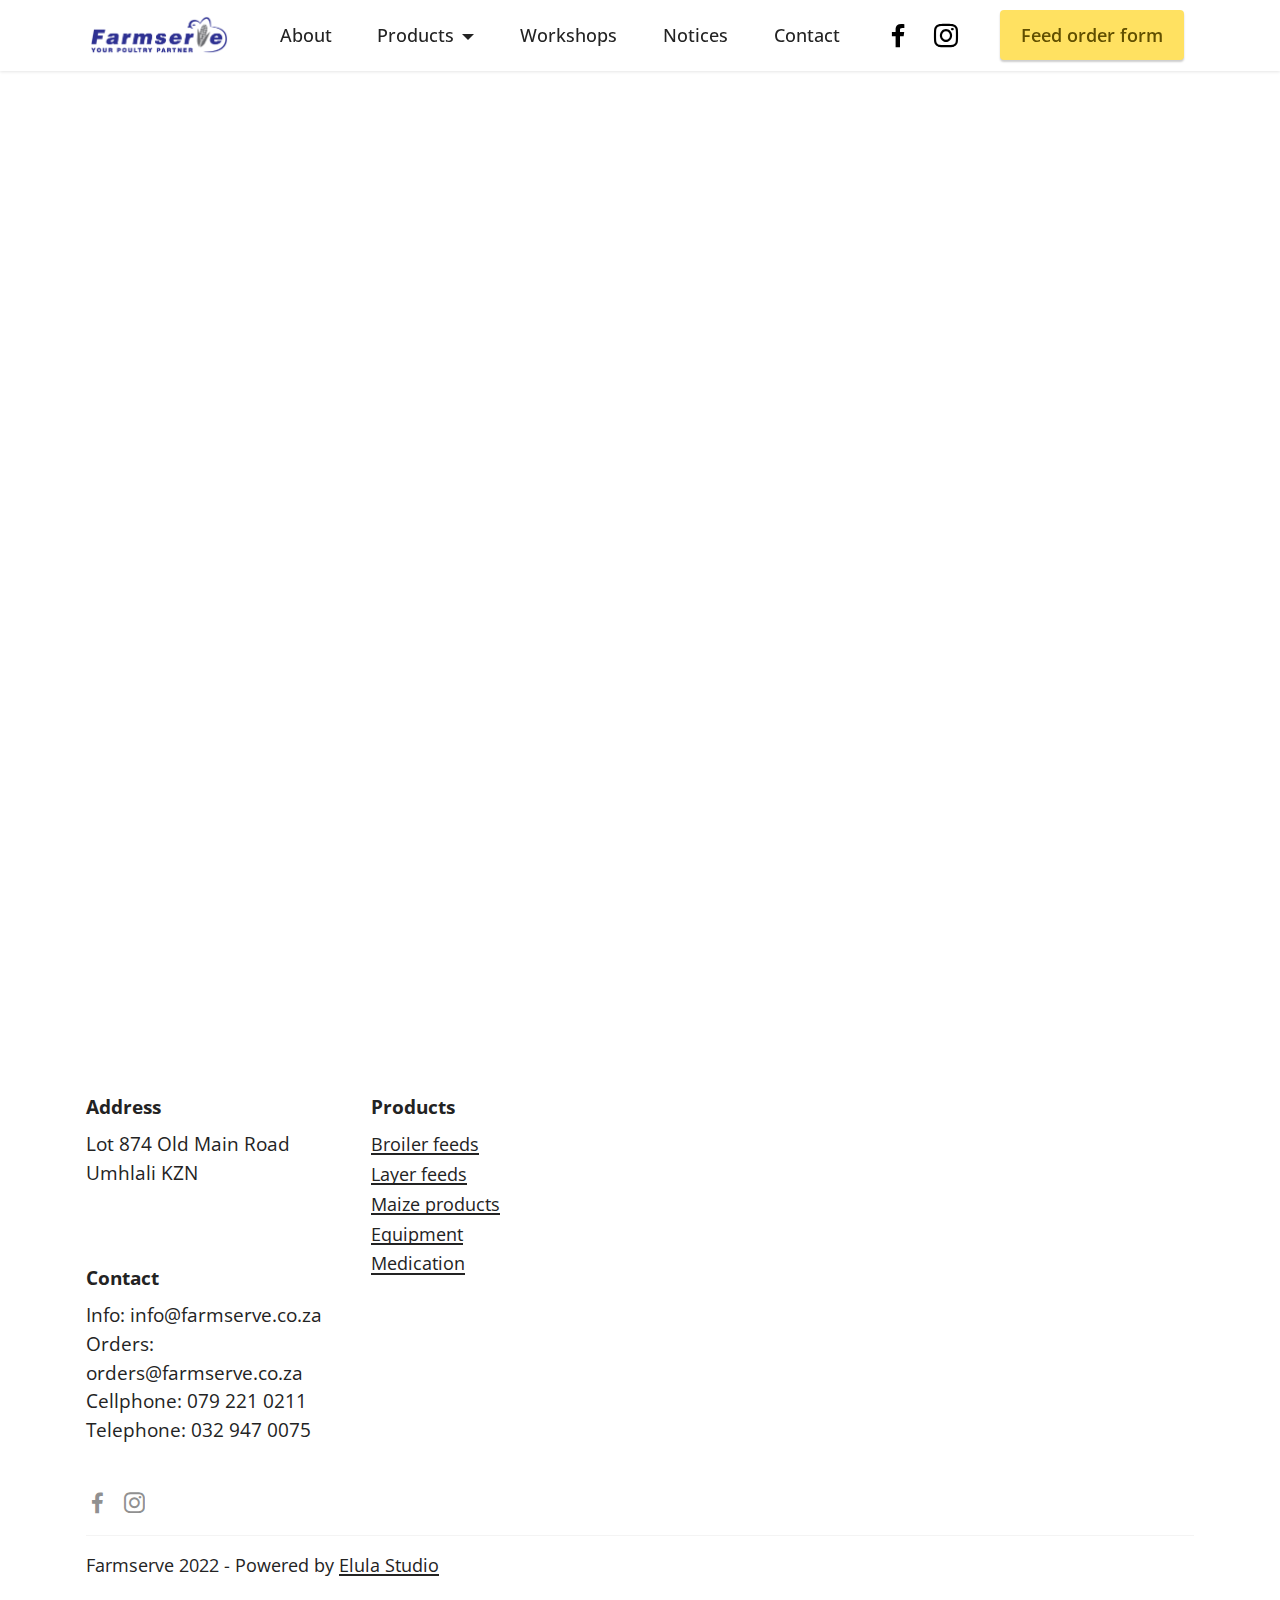
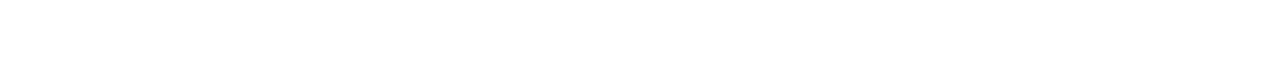
<file: notices.html>
<!DOCTYPE html>
<html  >
<head>
  
  <meta charset="UTF-8">
  <meta http-equiv="X-UA-Compatible" content="IE=edge">
  
  <meta name="twitter:card" content="summary_large_image"/>
  <meta name="twitter:image:src" content="">
  <meta property="og:image" content="">
  <meta name="twitter:title" content="Notices">
  <meta name="viewport" content="width=device-width, initial-scale=1, minimum-scale=1">
  <link rel="shortcut icon" href="assets/images/logo-1-295x97.png" type="image/x-icon">
  <meta name="description" content="">
  
  
  <title>Notices</title>
  <link rel="stylesheet" href="assets/bootstrap/css/bootstrap.min.css">
  <link rel="stylesheet" href="assets/bootstrap/css/bootstrap-grid.min.css">
  <link rel="stylesheet" href="assets/bootstrap/css/bootstrap-reboot.min.css">
  <link rel="stylesheet" href="assets/dropdown/css/style.css">
  <link rel="stylesheet" href="assets/socicon/css/styles.css">
  <link rel="stylesheet" href="assets/theme/css/style.css">
  <link rel="preload" href="https://fonts.googleapis.com/css?family=Open+Sans:300,400,500,600,700,800,300i,400i,500i,600i,700i,800i&display=swap" as="style" onload="this.onload=null;this.rel='stylesheet'">
  <noscript><link rel="stylesheet" href="https://fonts.googleapis.com/css?family=Open+Sans:300,400,500,600,700,800,300i,400i,500i,600i,700i,800i&display=swap"></noscript>
  <link rel="preload" as="style" href="assets/mobirise/css/mbr-additional.css"><link rel="stylesheet" href="assets/mobirise/css/mbr-additional.css" type="text/css">
  
  
  
  
</head>
<body>
  
  <section data-bs-version="5.1" class="content5 cid-rFoJawpdD7" id="design-block-rFoJawpdD7">
    
    <div class="container">
        <div class="row justify-content-center">
            <div class="col-md-12 col-lg-12 frame">
                
                <iframe allow="camera; microphone; fullscreen; autoplay" style="height: 100%; width: 100%; border: 0px;" src="https://farmserve.blogspot.com"></iframe>
            </div>
        </div>
    </div>
</section>

<section data-bs-version="5.1" class="footer6 cid-t6buJst7rv" once="footers" id="footer6-1n">

    

    

    <div class="container">
        <div class="row content mbr-white">
            <div class="col-12 col-md-3 mbr-fonts-style display-7">
                <h5 class="mbr-section-subtitle mbr-fonts-style mb-2 display-7">
                    <strong>Address</strong>
                </h5>
                <p class="mbr-text mbr-fonts-style display-7">Lot 874 Old Main Road<br>Umhlali KZN</p> <br>
                <h5 class="mbr-section-subtitle mbr-fonts-style mb-2 mt-4 display-7">
                    <strong>Contact</strong></h5>
                <p class="mbr-text mbr-fonts-style mb-4 display-7">
                    Info: info@farmserve.co.za<br>
                    Orders: orders@farmserve.co.za<br>Cellphone:&nbsp;079 221 0211<br>Telephone: 032 947 0075</p>
            </div>
            <div class="col-12 col-md-3 mbr-fonts-style display-7">
                <h5 class="mbr-section-subtitle mbr-fonts-style mb-2 display-7">
                    <strong>Products</strong></h5>
                <ul class="list mbr-fonts-style mb-4 display-4">
                    <li class="mbr-text item-wrap"><a href="products.html#features8-2z" class="text-primary">Broiler feeds</a></li><li class="mbr-text item-wrap"><a href="products.html#features8-30" class="text-primary">Layer feeds</a></li><li class="mbr-text item-wrap"><a href="products.html#features8-31" class="text-primary">Maize products</a></li><li class="mbr-text item-wrap"><a href="products.html#gallery3-34" class="text-primary">Equipment</a></li><li class="mbr-text item-wrap"><a href="products.html#gallery3-35" class="text-primary">Medication</a></li>
                </ul>
                <h5 class="mbr-section-subtitle mbr-fonts-style mb-2 mt-5 display-7"></h5>
                <p class="mbr-text mbr-fonts-style mb-4 display-7"></p>
            </div>
            <div class="col-12 col-md-6">
                <div class="google-map"><iframe frameborder="0" style="border:0" src="https://www.google.com/maps/embed/v1/place?key=AIzaSyCZI5F_k6S1k46ujh0SNrapM89f7mJxd30&amp;q=Lot 874 - Umhlali, Old Main Rd, Umhlali, 4390" allowfullscreen=""></iframe></div>
            </div>
            <div class="col-md-6">
                <div class="social-list align-left">
                    <div class="soc-item">
                        <a href="https://www.facebook.com/farmservekzn" target="_blank">
                            <span class="mbr-iconfont mbr-iconfont-social socicon-facebook socicon" style="color: rgb(35, 35, 35); fill: rgb(35, 35, 35);"></span>
                        </a>
                    </div>
                    <div class="soc-item">
                        <a href="https://www.instagram.com/farmservecc/" target="_blank">
                            <span class="mbr-iconfont mbr-iconfont-social socicon-instagram socicon" style="color: rgb(35, 35, 35); fill: rgb(35, 35, 35);"></span>
                        </a>
                    </div>
                    
                    
                    
                    
                </div>
            </div>
        </div>
        <div class="footer-lower">
            <div class="media-container-row">
                <div class="col-sm-12">
                    <hr>
                </div>
            </div>
            <div class="col-sm-12 copyright pl-0">
                <p class="mbr-text mbr-fonts-style mbr-white display-4">Farmserve 2022 - Powered by <a href="https://elula.xyz" class="text-primary" target="_blank">Elula Studio</a></p>
            </div>
        </div>
    </div>
</section>

<section data-bs-version="5.1" class="menu menu1 cid-tbsJutyIEf" once="menu" id="menu1-3j">
    

    <nav class="navbar navbar-dropdown navbar-fixed-top navbar-expand-lg">
        <div class="container">
            <div class="navbar-brand">
                <span class="navbar-logo">
                    <a href="index.html">
                        <img src="assets/images/logo-1-295x97.png" alt="Mobirise Website Builder" style="height: 3rem;">
                    </a>
                </span>
                
            </div>
            <button class="navbar-toggler" type="button" data-toggle="collapse" data-bs-toggle="collapse" data-target="#navbarSupportedContent" data-bs-target="#navbarSupportedContent" aria-controls="navbarNavAltMarkup" aria-expanded="false" aria-label="Toggle navigation">
                <div class="hamburger">
                    <span></span>
                    <span></span>
                    <span></span>
                    <span></span>
                </div>
            </button>
            <div class="collapse navbar-collapse" id="navbarSupportedContent">
                <ul class="navbar-nav nav-dropdown" data-app-modern-menu="true"><li class="nav-item"><a class="nav-link link text-black text-primary display-4" href="about.html">
                            About</a></li>
                    <li class="nav-item dropdown"><a class="nav-link link text-black dropdown-toggle display-4" href="https://mobiri.se" data-toggle="dropdown-submenu" data-bs-toggle="dropdown" data-bs-auto-close="outside" aria-expanded="false">Products</a><div class="dropdown-menu" aria-labelledby="dropdown-478"><a class="text-black dropdown-item text-primary display-4" href="products.html#features8-2z">Broiler feed</a><a class="text-black dropdown-item text-primary display-4" href="products.html#features8-30">Layer feed</a><a class="text-black show dropdown-item text-primary display-4" href="products.html#features8-31">Maize products</a><a class="text-black dropdown-item text-primary display-4" href="products.html#features8-4c">Pig feed</a><a class="text-black show dropdown-item text-primary display-4" href="products.html#gallery3-34">Equipment</a><a class="text-black show dropdown-item text-primary display-4" href="products.html#gallery3-35">Medication</a></div></li>
                    <li class="nav-item"><a class="nav-link link text-black text-primary display-4" href="https://www.eventbrite.com/o/farmserve-49500383023" target="_blank">Workshops</a>
                    </li><li class="nav-item"><a class="nav-link link text-black text-primary display-4" href="notices.html">Notices</a></li><li class="nav-item"><a class="nav-link link text-black text-primary display-4" href="contact.html">Contact</a></li></ul>
                <div class="icons-menu">
                    <a class="iconfont-wrapper" href="https://www.facebook.com/farmservekzn" target="_blank">
                        <span class="p-2 mbr-iconfont socicon-facebook socicon"></span>
                    </a>
                    <a class="iconfont-wrapper" href="https://www.instagram.com/farmservecc/" target="_blank">
                        <span class="p-2 mbr-iconfont socicon-instagram socicon"></span>
                    </a>
                    
                    
                </div>
                <div class="navbar-buttons mbr-section-btn"><a class="btn btn-warning display-4" href="order.html">Feed order form</a></div>
            </div>
        </div>
    </nav>
</section><section><a href="https://mobiri.se"></a><a href="https://mobiri.se"></a></section><script src="assets/bootstrap/js/bootstrap.bundle.min.js"></script>  <script src="assets/smoothscroll/smooth-scroll.js"></script>  <script src="assets/ytplayer/index.js"></script>  <script src="assets/dropdown/js/navbar-dropdown.js"></script>  <script src="assets/theme/js/script.js"></script>  
  
  
</body>
</html>
</file>
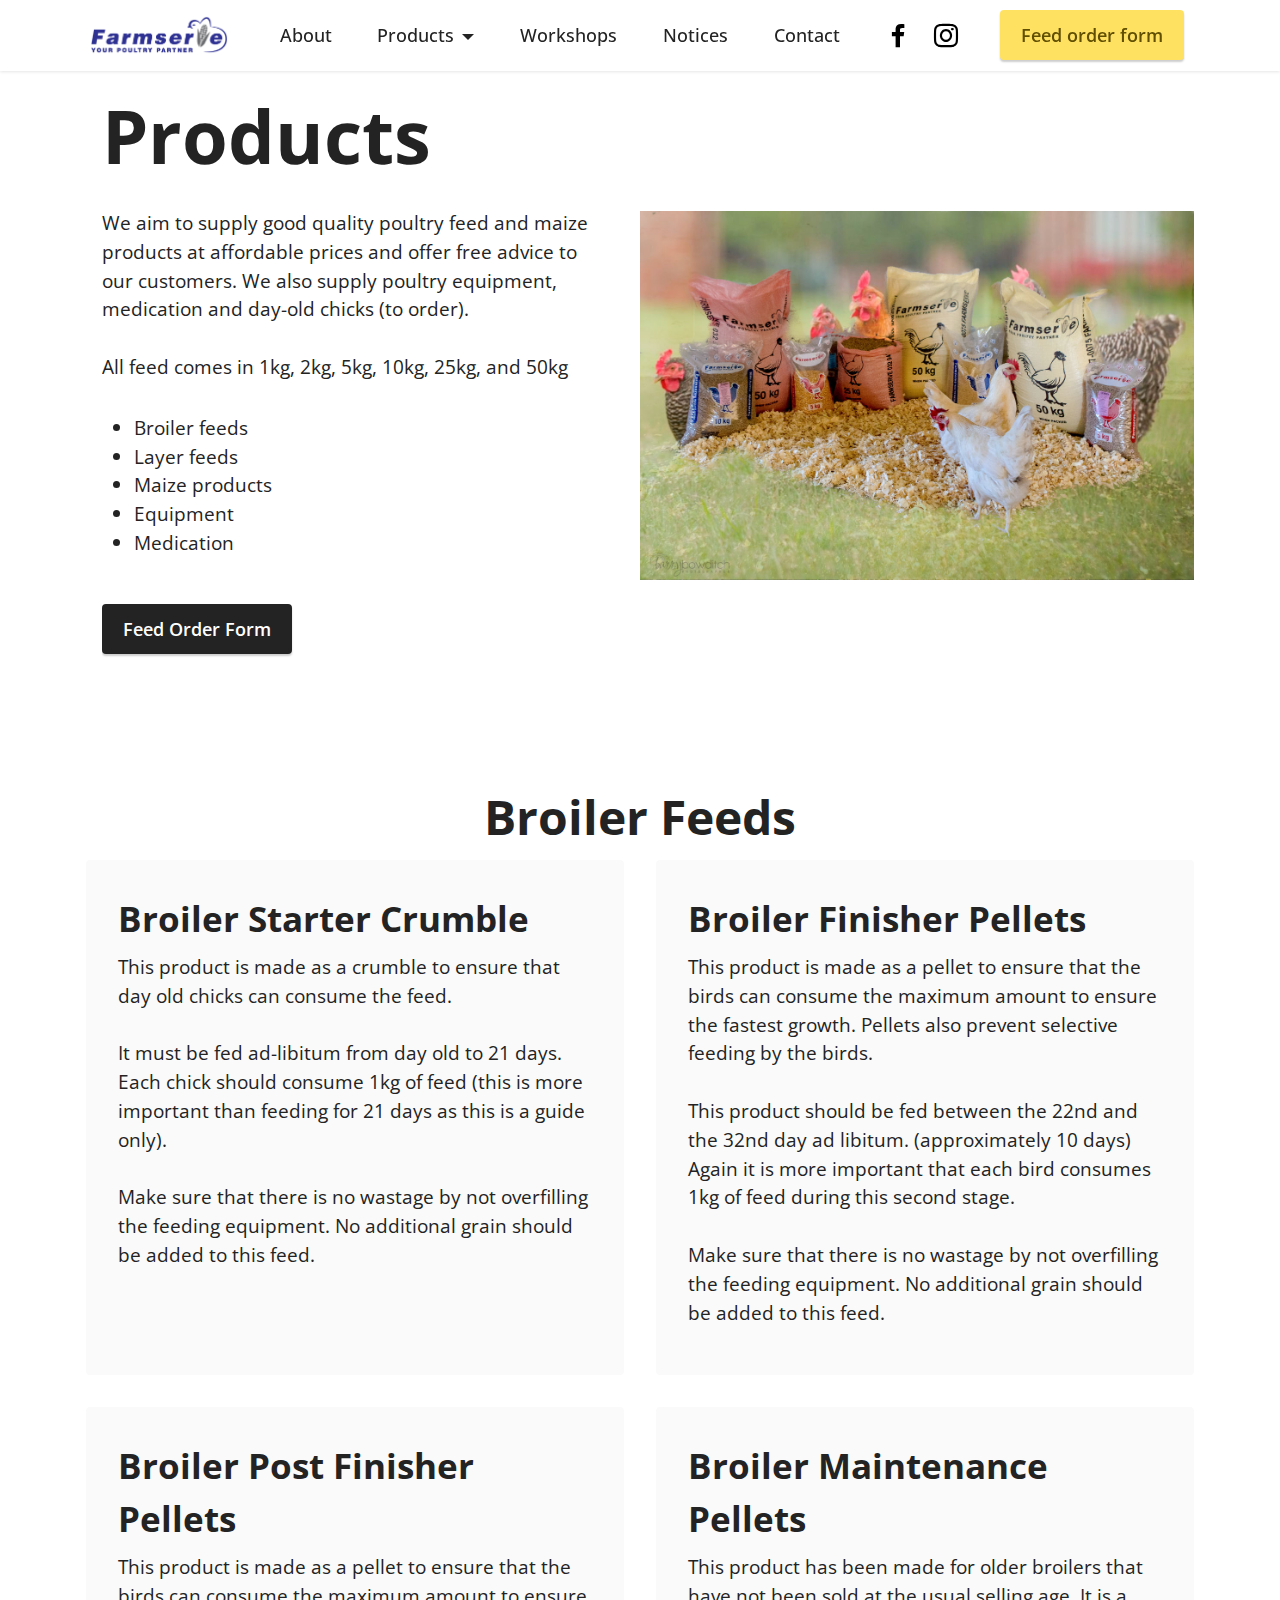
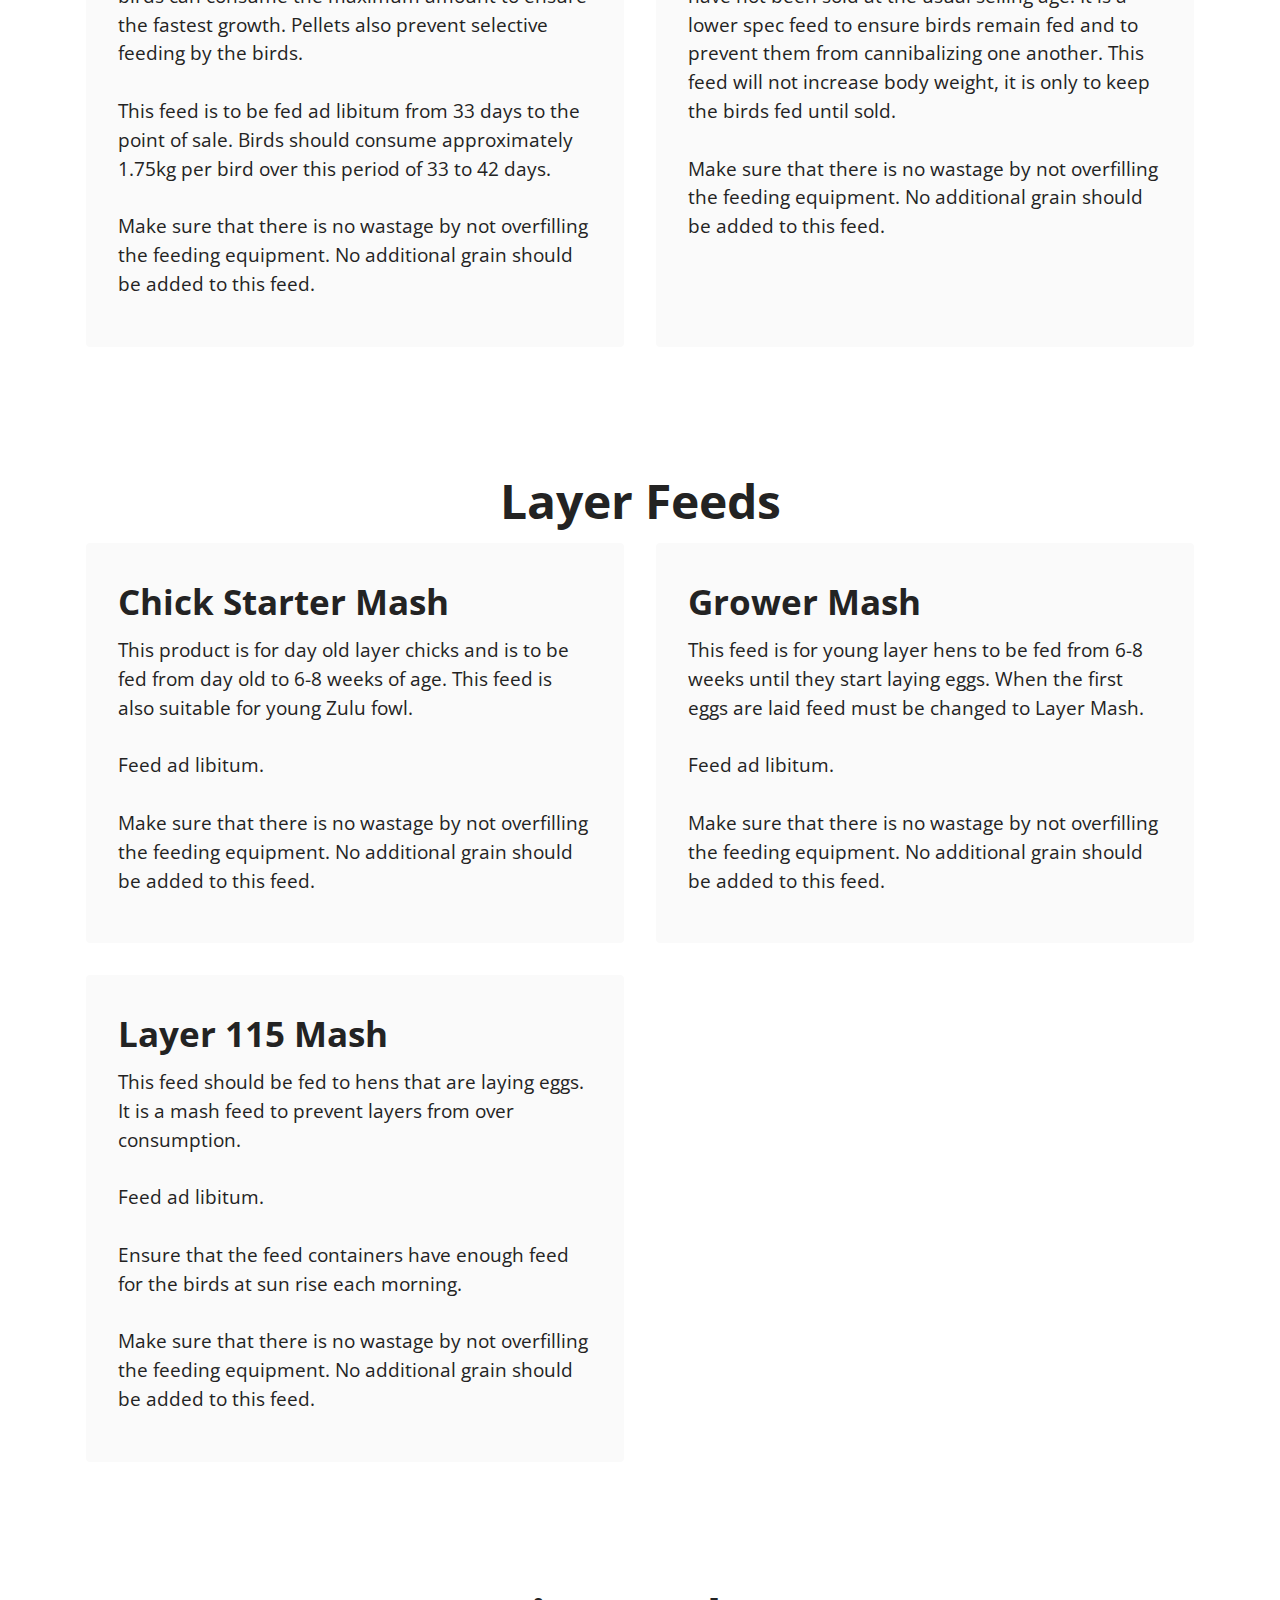
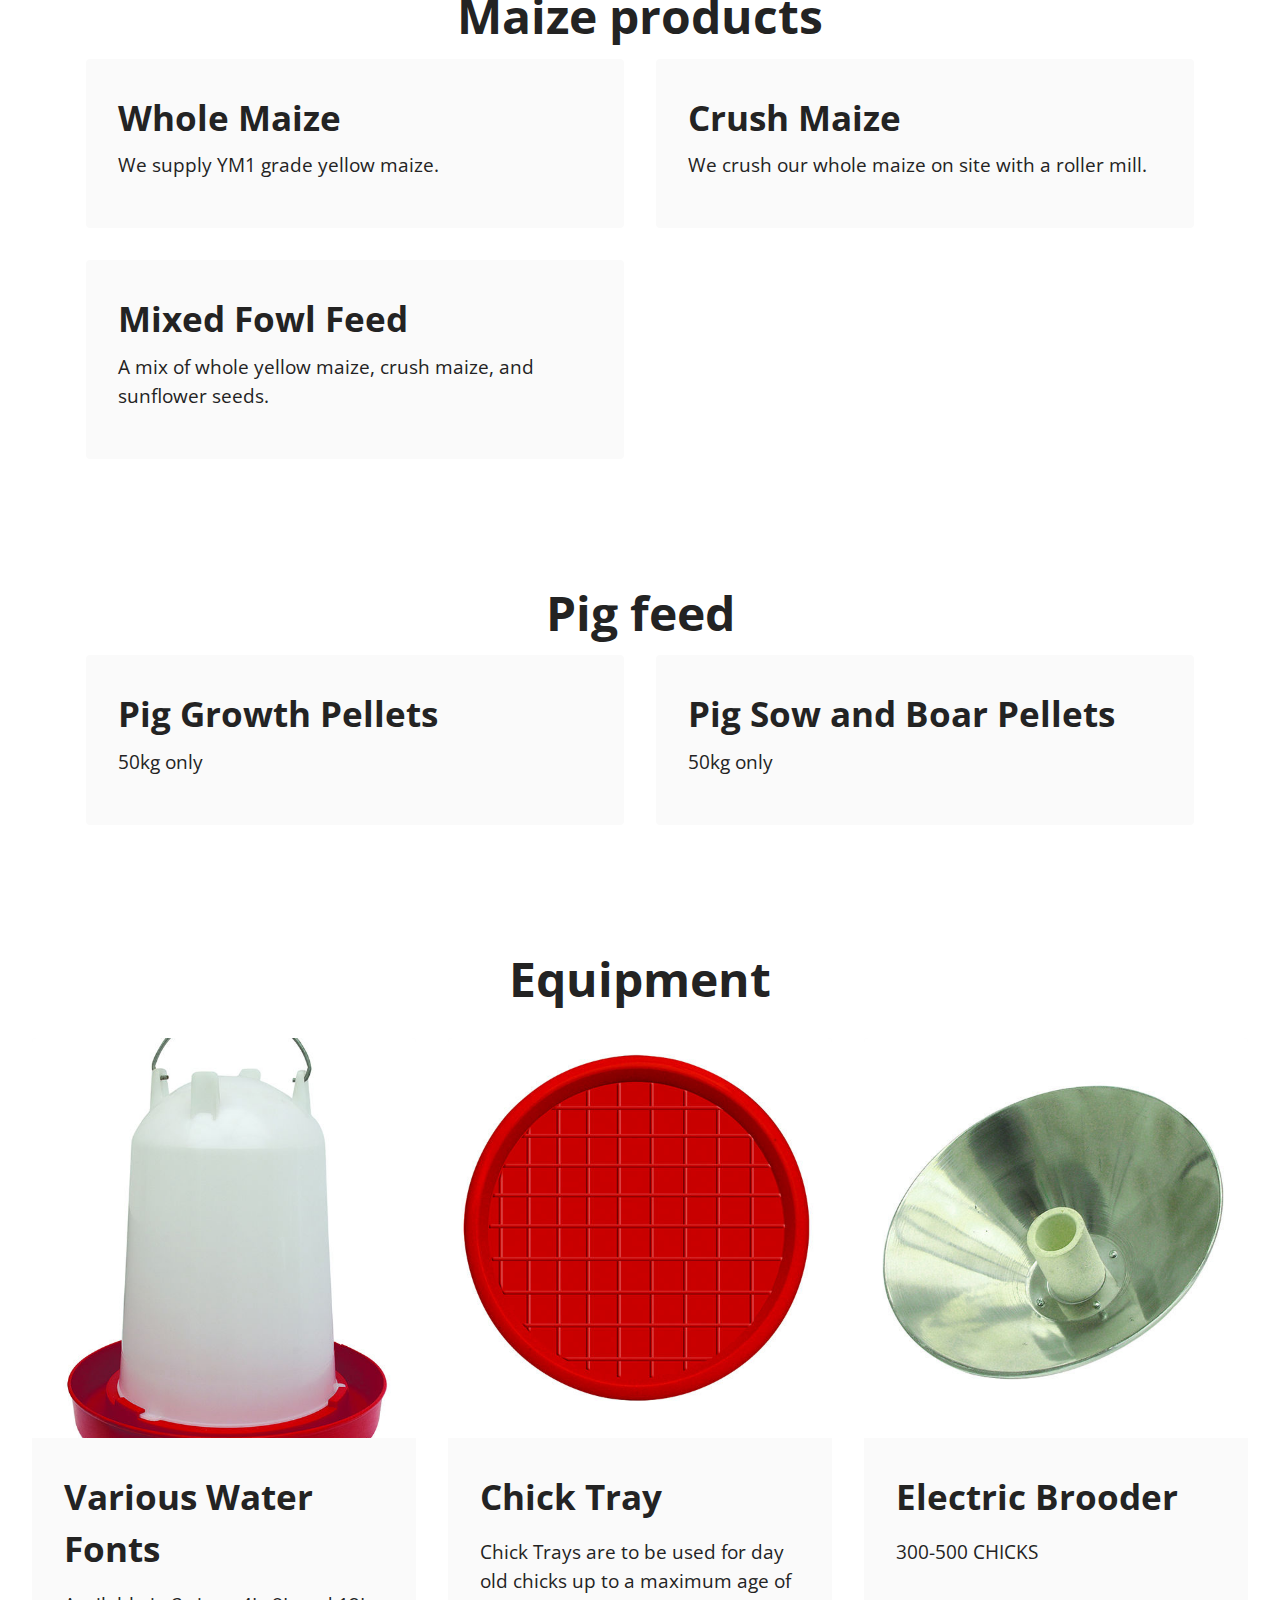
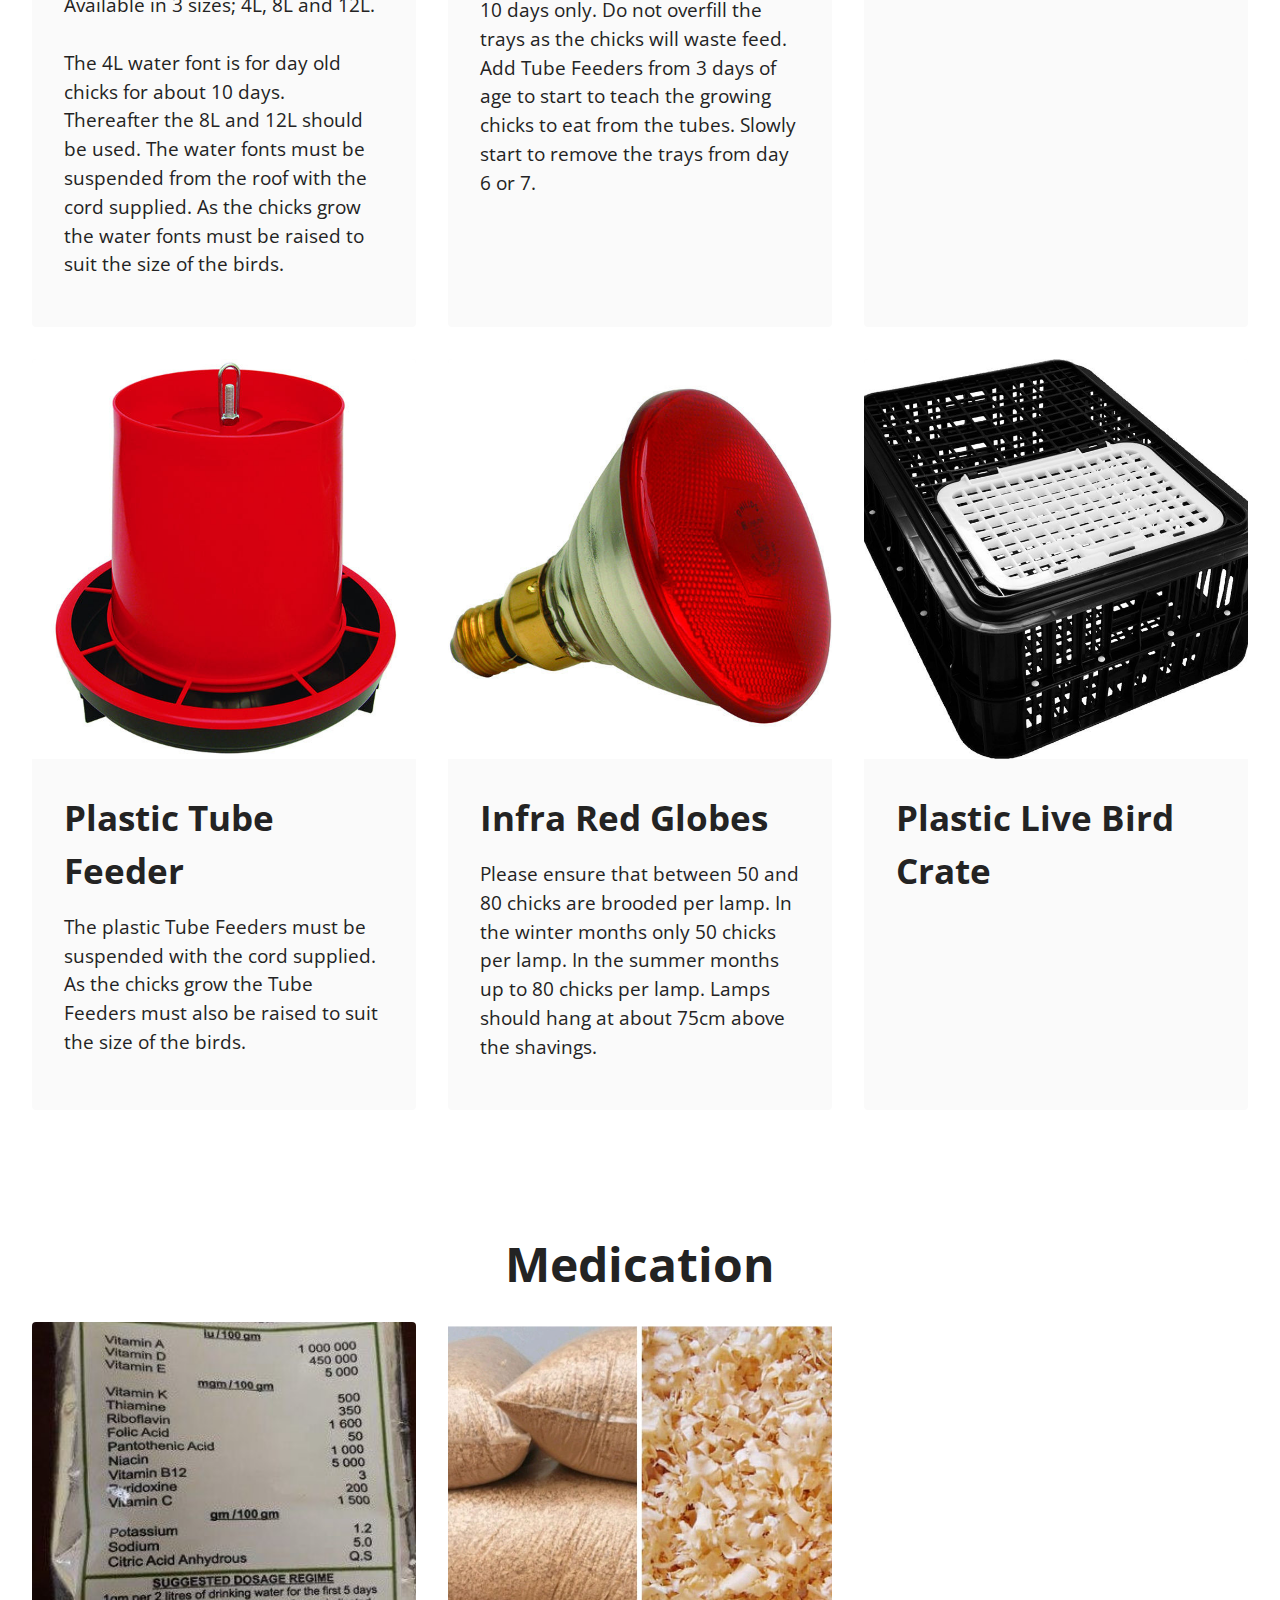
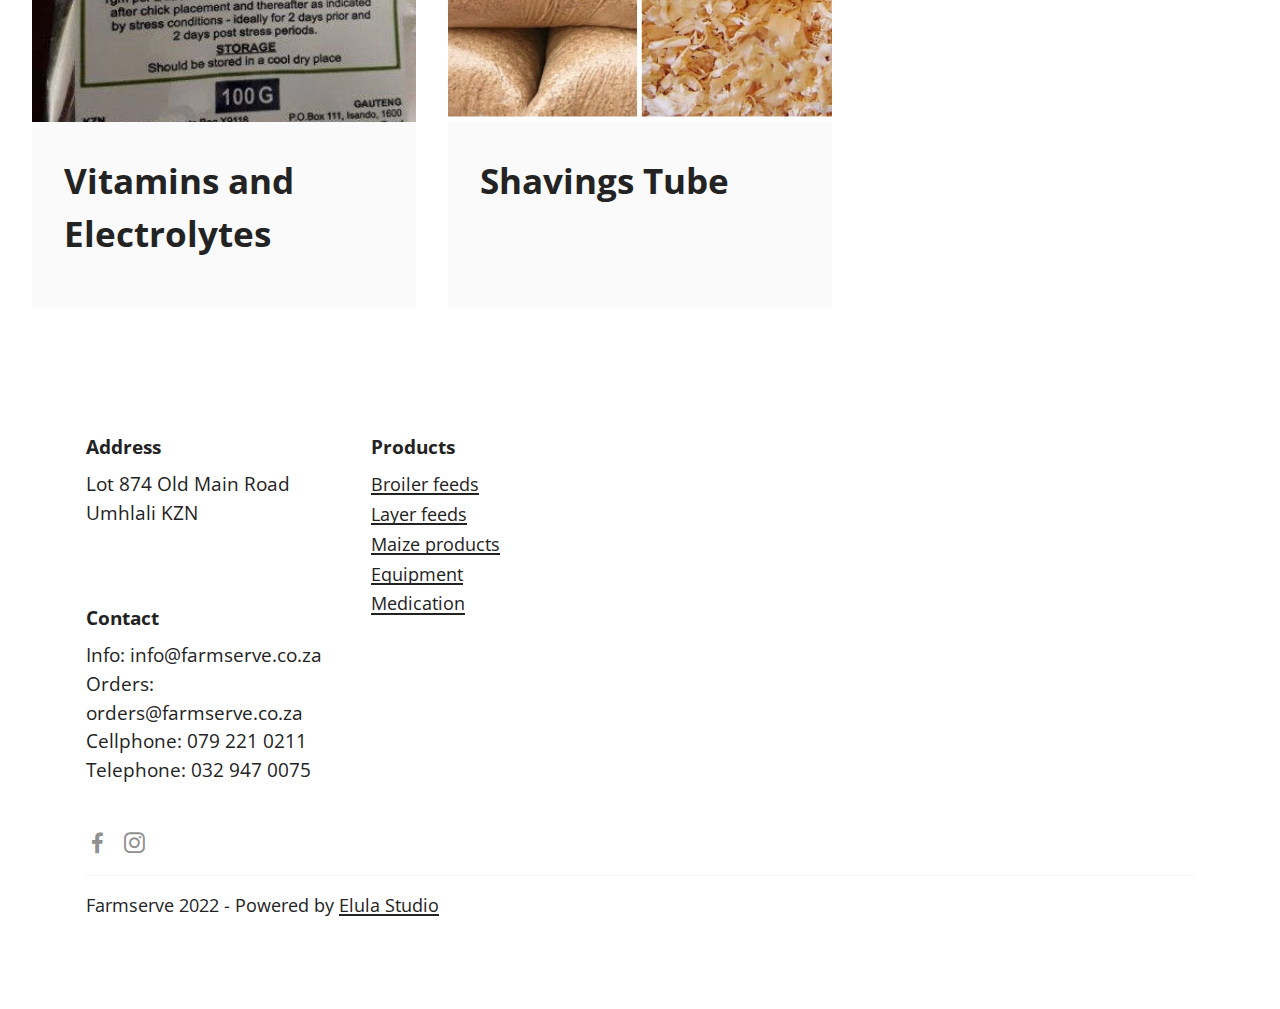
<file: products.html>
<!DOCTYPE html>
<html  >
<head>
  
  <meta charset="UTF-8">
  <meta http-equiv="X-UA-Compatible" content="IE=edge">
  
  <meta name="twitter:card" content="summary_large_image"/>
  <meta name="twitter:image:src" content="">
  <meta property="og:image" content="">
  <meta name="twitter:title" content="Products">
  <meta name="viewport" content="width=device-width, initial-scale=1, minimum-scale=1">
  <link rel="shortcut icon" href="assets/images/logo-1-295x97.png" type="image/x-icon">
  <meta name="description" content="">
  
  
  <title>Products</title>
  <link rel="stylesheet" href="assets/web/assets/mobirise-icons2/mobirise2.css">
  <link rel="stylesheet" href="assets/bootstrap/css/bootstrap.min.css">
  <link rel="stylesheet" href="assets/bootstrap/css/bootstrap-grid.min.css">
  <link rel="stylesheet" href="assets/bootstrap/css/bootstrap-reboot.min.css">
  <link rel="stylesheet" href="assets/dropdown/css/style.css">
  <link rel="stylesheet" href="assets/socicon/css/styles.css">
  <link rel="stylesheet" href="assets/theme/css/style.css">
  <link rel="preload" href="https://fonts.googleapis.com/css?family=Open+Sans:300,400,500,600,700,800,300i,400i,500i,600i,700i,800i&display=swap" as="style" onload="this.onload=null;this.rel='stylesheet'">
  <noscript><link rel="stylesheet" href="https://fonts.googleapis.com/css?family=Open+Sans:300,400,500,600,700,800,300i,400i,500i,600i,700i,800i&display=swap"></noscript>
  <link rel="preload" as="style" href="assets/mobirise/css/mbr-additional.css"><link rel="stylesheet" href="assets/mobirise/css/mbr-additional.css" type="text/css">
  
  
  
  
</head>
<body>
  
  <section data-bs-version="5.1" class="features11 cid-t90WBCoFfY" id="features12-2m">

    

    
    
    <div class="container">
        <div class="m-0 row align-items-center">
            <div class="col-12 col-lg">
                <div class="card-wrapper">
                    <div class="card-box">
                        <h4 class="card-title mbr-fonts-style mb-4 display-1">
                            <strong>Products</strong></h4>
                        <p class="mbr-text mbr-fonts-style mb-4 display-7">
                            We aim to supply good quality poultry feed and maize products at affordable prices and offer free advice to our customers. We also supply poultry equipment, medication and day-old chicks (to order).<br><br>All feed comes in 1kg, 2kg, 5kg, 10kg, 25kg, and 50kg<br></p>
                        <div class="mbr-text mbr-fonts-style counter-container display-7">
                            <ul>
                                <li>Broiler feeds</li><li>Layer feeds</li><li>Maize products</li><li>Equipment</li><li>Medication</li>
                            </ul>
                        </div>
                        <div class="mbr-section-btn mb-4"><a class="btn btn-primary display-4" href="order.html">Feed Order Form</a></div>
                    </div>
                </div>
            </div>
            <div class="p-0 col-12 col-lg-6 md-pb">
                <div class="image-wrapper">
                    <img src="assets/images/product-1288x859.jpg" alt="Mobirise Website Builder">
                </div>
            </div>
        </div>
    </div>
</section>

<section data-bs-version="5.1" class="features7 cid-t9A4aPIgNW" id="features8-2z">
    <!---->
    

    
    
    <div class="container">
        <div class="row">
            <div class="title col-12">
                <h5 class="mbr-section-title mbr-fonts-style mb-3 display-2">
                    <strong>Broiler Feeds</strong></h5>
                
            </div>
            <div class="card col-12 col-md-6">
                <div class="card-wrapper">
                    <div class="top-line">
                        <h6 class="card-title mbr-fonts-style display-5"><strong>Broiler Starter Crumble</strong></h6>
                        <p class="mbr-text cost mbr-fonts-style display-5"></p>
                    </div>
                    <div class="bottom-line">
                        <p class="mbr-text mbr-fonts-style display-7">This product is made as a crumble to ensure that day old chicks can consume the feed.<br><br>It must be fed ad-libitum from day old to 21 days. Each chick should consume 1kg of feed (this is more important than feeding for 21 days as this is a guide only).<br><br>Make sure that there is no wastage by not overfilling the feeding equipment. No additional grain should be added to this feed.</p>
                    </div>
                </div>
            </div>
            <div class="card col-12 col-md-6">
                <div class="card-wrapper">
                    <div class="top-line">
                        <h6 class="card-title mbr-fonts-style display-5">
                            <strong>Broiler Finisher Pellets</strong></h6>
                        <p class="mbr-text cost mbr-fonts-style display-5"></p>
                    </div>
                    <div class="bottom-line">
                        <p class="mbr-text mbr-fonts-style display-7">This product is made as a pellet to ensure that the birds can consume the maximum amount to ensure the fastest growth. Pellets also prevent selective feeding by the birds.<br><br>This product should be fed between the 22nd and the 32nd day ad libitum. (approximately 10 days) Again it is more important that each bird consumes 1kg of feed during this second stage.<br><br>Make sure that there is no wastage by not overfilling the feeding equipment. No additional grain should be added to this feed.</p>
                    </div>
                </div>
            </div>
            <div class="card col-12 col-md-6">
                <div class="card-wrapper">
                    <div class="top-line">
                        <h6 class="card-title mbr-fonts-style display-5">
                            <strong>Broiler Post Finisher Pellets</strong></h6>
                        <p class="mbr-text cost mbr-fonts-style display-5"></p>
                    </div>
                    <div class="bottom-line">
                        <p class="mbr-text mbr-fonts-style display-7">This product is made as a pellet to ensure that the birds can consume the maximum amount to ensure the fastest growth. Pellets also prevent selective feeding by the birds.<br><br>This feed is to be fed ad libitum from 33 days to the point of sale. Birds should consume approximately 1.75kg per bird over this period of 33 to 42 days.<br><br>Make sure that there is no wastage by not overfilling the feeding equipment. No additional grain should be added to this feed.</p>
                    </div>
                </div>
            </div>
            <div class="card col-12 col-md-6">
                <div class="card-wrapper">
                    <div class="top-line">
                        <h6 class="card-title mbr-fonts-style display-5">
                            <strong>Broiler Maintenance Pellets</strong></h6>
                        <p class="mbr-text cost mbr-fonts-style display-5"></p>
                    </div>
                    <div class="bottom-line">
                        <p class="mbr-text mbr-fonts-style display-7">This product has been made for older broilers that have not been sold at the usual selling age. It is a lower spec feed to ensure birds remain fed and to prevent them from cannibalizing one another. This feed will not increase body weight, it is only to keep the birds fed until sold.<br><br>Make sure that there is no wastage by not overfilling the feeding equipment. No additional grain should be added to this feed.</p>
                    </div>
                </div>
            </div>
            
            
            
            
            
            
            
            
        </div>
    </div>
</section>

<section data-bs-version="5.1" class="features7 cid-t9A6rWsscx" id="features8-30">
    <!---->
    

    
    
    <div class="container">
        <div class="row">
            <div class="title col-12">
                <h5 class="mbr-section-title mbr-fonts-style mb-3 display-2">
                    <strong>Layer Feeds</strong></h5>
                
            </div>
            <div class="card col-12 col-md-6">
                <div class="card-wrapper">
                    <div class="top-line">
                        <h6 class="card-title mbr-fonts-style display-5"><strong>Chick Starter Mash</strong></h6>
                        <p class="mbr-text cost mbr-fonts-style display-5"></p>
                    </div>
                    <div class="bottom-line">
                        <p class="mbr-text mbr-fonts-style display-7">This product is for day old layer chicks and is to be fed from day old to 6-8 weeks of age. This feed is also suitable for young Zulu fowl.<br><br>Feed ad libitum.<br><br>Make sure that there is no wastage by not overfilling the feeding equipment. No additional grain should be added to this feed.</p>
                    </div>
                </div>
            </div>
            <div class="card col-12 col-md-6">
                <div class="card-wrapper">
                    <div class="top-line">
                        <h6 class="card-title mbr-fonts-style display-5">
                            <strong>Grower Mash</strong></h6>
                        <p class="mbr-text cost mbr-fonts-style display-5"></p>
                    </div>
                    <div class="bottom-line">
                        <p class="mbr-text mbr-fonts-style display-7">This feed is for young layer hens to be fed from 6-8 weeks until they start laying eggs. When the first eggs are laid feed must be changed to Layer Mash.<br><br>Feed ad libitum.<br><br>Make sure that there is no wastage by not overfilling the feeding equipment. No additional grain should be added to this feed.</p>
                    </div>
                </div>
            </div>
            <div class="card col-12 col-md-6">
                <div class="card-wrapper">
                    <div class="top-line">
                        <h6 class="card-title mbr-fonts-style display-5">
                            <strong>Layer 115 Mash</strong></h6>
                        <p class="mbr-text cost mbr-fonts-style display-5"></p>
                    </div>
                    <div class="bottom-line">
                        <p class="mbr-text mbr-fonts-style display-7">This feed should be fed to hens that are laying eggs. It is a mash feed to prevent layers from over consumption.<br><br>Feed ad libitum.<br><br>Ensure that the feed containers have enough feed for the birds at sun rise each morning.<br><br>Make sure that there is no wastage by not overfilling the feeding equipment. No additional grain should be added to this feed.</p>
                    </div>
                </div>
            </div>
            
            
            
            
            
            
            
            
            
        </div>
    </div>
</section>

<section data-bs-version="5.1" class="features7 cid-t9A6P77aCA" id="features8-31">
    <!---->
    

    
    
    <div class="container">
        <div class="row">
            <div class="title col-12">
                <h5 class="mbr-section-title mbr-fonts-style mb-3 display-2">
                    <strong>Maize products</strong></h5>
                
            </div>
            <div class="card col-12 col-md-6">
                <div class="card-wrapper">
                    <div class="top-line">
                        <h6 class="card-title mbr-fonts-style display-5"><strong>Whole Maize</strong></h6>
                        <p class="mbr-text cost mbr-fonts-style display-5"></p>
                    </div>
                    <div class="bottom-line">
                        <p class="mbr-text mbr-fonts-style display-7">We supply YM1 grade yellow maize.</p>
                    </div>
                </div>
            </div>
            <div class="card col-12 col-md-6">
                <div class="card-wrapper">
                    <div class="top-line">
                        <h6 class="card-title mbr-fonts-style display-5">
                            <strong>Crush Maize</strong></h6>
                        <p class="mbr-text cost mbr-fonts-style display-5"></p>
                    </div>
                    <div class="bottom-line">
                        <p class="mbr-text mbr-fonts-style display-7">We crush our whole maize on site with a roller mill.</p>
                    </div>
                </div>
            </div>
            <div class="card col-12 col-md-6">
                <div class="card-wrapper">
                    <div class="top-line">
                        <h6 class="card-title mbr-fonts-style display-5">
                            <strong>Mixed Fowl Feed</strong></h6>
                        <p class="mbr-text cost mbr-fonts-style display-5"></p>
                    </div>
                    <div class="bottom-line">
                        <p class="mbr-text mbr-fonts-style display-7">A mix of whole yellow maize, crush maize, and sunflower seeds.</p>
                    </div>
                </div>
            </div>
            
            
            
            
            
            
            
            
            
        </div>
    </div>
</section>

<section data-bs-version="5.1" class="features7 cid-tehrLztbRj" id="features8-4c">
    <!---->
    

    
    
    <div class="container">
        <div class="row">
            <div class="title col-12">
                <h5 class="mbr-section-title mbr-fonts-style mb-3 display-2">
                    <strong>Pig feed</strong></h5>
                
            </div>
            <div class="card col-12 col-md-6">
                <div class="card-wrapper">
                    <div class="top-line">
                        <h6 class="card-title mbr-fonts-style display-5"><strong>Pig Growth Pellets</strong></h6>
                        <p class="mbr-text cost mbr-fonts-style display-5"></p>
                    </div>
                    <div class="bottom-line">
                        <p class="mbr-text mbr-fonts-style display-7">50kg only</p>
                    </div>
                </div>
            </div>
            <div class="card col-12 col-md-6">
                <div class="card-wrapper">
                    <div class="top-line">
                        <h6 class="card-title mbr-fonts-style display-5">
                            <strong>Pig Sow and Boar Pellets</strong></h6>
                        <p class="mbr-text cost mbr-fonts-style display-5"></p>
                    </div>
                    <div class="bottom-line">
                        <p class="mbr-text mbr-fonts-style display-7">50kg only</p>
                    </div>
                </div>
            </div>
            
            
            
            
            
            
            
            
            
            
        </div>
    </div>
</section>

<section data-bs-version="5.1" class="gallery3 cid-t9A8uSODPP" id="gallery3-34">
    
    
    <div class="container-fluid">
        <div class="mbr-section-head">
            <h4 class="mbr-section-title mbr-fonts-style align-center mb-0 display-2">
                <strong>Equipment</strong></h4>
            
        </div>
        <div class="row mt-4">
            <div class="item features-image сol-12 col-md-6 col-lg-4">
                <div class="item-wrapper">
                    <div class="item-img">
                        <img src="assets/images/12lt-water-fount-600x900.jpg" alt="Mobirise Website Builder">
                    </div>
                    <div class="item-content">
                        <h5 class="item-title mbr-fonts-style display-5"><strong>Various Water Fonts</strong></h5>
                        
                        <p class="mbr-text mbr-fonts-style mt-3 display-7">Available in 3 sizes; 4L, 8L and 12L.<br><br>The 4L water font is for day old chicks for about 10 days. Thereafter the 8L and 12L should be used. The water fonts must be suspended from the roof with the cord supplied. As the chicks grow the water fonts must be raised to suit the size of the birds.<br></p>
                    </div>
                    
                </div>
            </div>
            <div class="item features-image сol-12 col-md-6 col-lg-4">
                <div class="item-wrapper">
                    <div class="item-img">
                        <img src="assets/images/chick-tray-600x600.jpg" alt="Mobirise Website Builder">
                    </div>
                    <div class="item-content">
                        <h5 class="item-title mbr-fonts-style display-5">
                            <strong>Chick Tray</strong></h5>
                        
                        <p class="mbr-text mbr-fonts-style mt-3 display-7">Chick Trays are to be used for day old chicks up to a maximum age of 10 days only. Do not overfill the trays as the chicks will waste feed. Add Tube Feeders from 3 days of age to start to teach the growing chicks to eat from the tubes. Slowly start to remove the trays from day 6 or 7.<br></p>
                    </div>
                    
                </div>
            </div>
            <div class="item features-image сol-12 col-md-6 col-lg-4">
                <div class="item-wrapper">
                    <div class="item-img">
                        <img src="assets/images/electric-brooder-600x600.jpg" alt="Mobirise Website Builder">
                    </div>
                    <div class="item-content">
                        <h5 class="item-title mbr-fonts-style display-5">
                            <strong>Electric Brooder</strong></h5>
                        
                        <p class="mbr-text mbr-fonts-style mt-3 display-7">300-500 CHICKS<br></p>
                    </div>
                    
                </div>
            </div>
            <div class="item features-image сol-12 col-md-6 col-lg-4">
                <div class="item-wrapper">
                    <div class="item-img">
                        <img src="assets/images/tube-feeder-600x600.jpg" alt="Mobirise Website Builder" title="">
                    </div>
                    <div class="item-content">
                        <h5 class="item-title mbr-fonts-style display-5">
                            <strong>Plastic Tube Feeder</strong></h5>
                        
                        <p class="mbr-text mbr-fonts-style mt-3 display-7">The plastic Tube Feeders must be suspended with the cord supplied. As the chicks grow the Tube Feeders must also be raised to suit the size of the birds.<br></p>
                    </div>
                    
                </div>
            </div><div class="item features-image сol-12 col-md-6 col-lg-4">
                <div class="item-wrapper">
                    <div class="item-img">
                        <img src="assets/images/infra-red-lamp-600x600.jpg" alt="Mobirise Website Builder" title="" data-slide-to="4" data-bs-slide-to="5">
                    </div>
                    <div class="item-content">
                        <h5 class="item-title mbr-fonts-style display-5">
                            <strong>Infra Red Globes</strong></h5>
                        
                        <p class="mbr-text mbr-fonts-style mt-3 display-7">Please ensure that between 50 and 80 chicks are brooded per lamp. In the winter months only 50 chicks per lamp. In the summer months up to 80 chicks per lamp. Lamps should hang at about 75cm above the shavings.<br></p>
                    </div>
                    
                </div>
            </div><div class="item features-image сol-12 col-md-6 col-lg-4">
                <div class="item-wrapper">
                    <div class="item-img">
                        <img src="assets/images/live-bird-crate-800x738.jpg" alt="Mobirise Website Builder" title="" data-slide-to="5" data-bs-slide-to="6">
                    </div>
                    <div class="item-content">
                        <h5 class="item-title mbr-fonts-style display-5">
                            <strong>Plastic Live Bird Crate</strong></h5>
                        
                        <p class="mbr-text mbr-fonts-style mt-3 display-7"></p>
                    </div>
                    
                </div>
            </div>
        </div>
    </div>
</section>

<section data-bs-version="5.1" class="gallery3 cid-t9A9q7LORo" id="gallery3-35">
    
    
    <div class="container-fluid">
        <div class="mbr-section-head">
            <h4 class="mbr-section-title mbr-fonts-style align-center mb-0 display-2">
                <strong>Medication</strong></h4>
            
        </div>
        <div class="row mt-4">
            <div class="item features-image сol-12 col-md-6 col-lg-4">
                <div class="item-wrapper">
                    <div class="item-img">
                        <img src="assets/images/vitamins-electrolytes-002-357x582.jpg" alt="Mobirise Website Builder">
                    </div>
                    <div class="item-content">
                        <h5 class="item-title mbr-fonts-style display-5">
                            <strong>Vitamins and Electrolytes</strong></h5>
                        
                        <p class="mbr-text mbr-fonts-style mt-3 display-7"></p>
                    </div>
                    
                </div>
            </div>
            <div class="item features-image сol-12 col-md-6 col-lg-4">
                <div class="item-wrapper">
                    <div class="item-img">
                        <img src="assets/images/shavings-tube-720x720.jpg" alt="Mobirise Website Builder">
                    </div>
                    <div class="item-content">
                        <h5 class="item-title mbr-fonts-style display-5"><strong>Shavings Tube</strong></h5>
                        
                        <p class="mbr-text mbr-fonts-style mt-3 display-7"></p>
                    </div>
                    
                </div>
            </div>
            
            
        </div>
    </div>
</section>

<section data-bs-version="5.1" class="footer6 cid-t6buJst7rv" once="footers" id="footer6-1n">

    

    

    <div class="container">
        <div class="row content mbr-white">
            <div class="col-12 col-md-3 mbr-fonts-style display-7">
                <h5 class="mbr-section-subtitle mbr-fonts-style mb-2 display-7">
                    <strong>Address</strong>
                </h5>
                <p class="mbr-text mbr-fonts-style display-7">Lot 874 Old Main Road<br>Umhlali KZN</p> <br>
                <h5 class="mbr-section-subtitle mbr-fonts-style mb-2 mt-4 display-7">
                    <strong>Contact</strong></h5>
                <p class="mbr-text mbr-fonts-style mb-4 display-7">
                    Info: info@farmserve.co.za<br>
                    Orders: orders@farmserve.co.za<br>Cellphone:&nbsp;079 221 0211<br>Telephone: 032 947 0075</p>
            </div>
            <div class="col-12 col-md-3 mbr-fonts-style display-7">
                <h5 class="mbr-section-subtitle mbr-fonts-style mb-2 display-7">
                    <strong>Products</strong></h5>
                <ul class="list mbr-fonts-style mb-4 display-4">
                    <li class="mbr-text item-wrap"><a href="products.html#features8-2z" class="text-primary">Broiler feeds</a></li><li class="mbr-text item-wrap"><a href="products.html#features8-30" class="text-primary">Layer feeds</a></li><li class="mbr-text item-wrap"><a href="products.html#features8-31" class="text-primary">Maize products</a></li><li class="mbr-text item-wrap"><a href="products.html#gallery3-34" class="text-primary">Equipment</a></li><li class="mbr-text item-wrap"><a href="products.html#gallery3-35" class="text-primary">Medication</a></li>
                </ul>
                <h5 class="mbr-section-subtitle mbr-fonts-style mb-2 mt-5 display-7"></h5>
                <p class="mbr-text mbr-fonts-style mb-4 display-7"></p>
            </div>
            <div class="col-12 col-md-6">
                <div class="google-map"><iframe frameborder="0" style="border:0" src="https://www.google.com/maps/embed/v1/place?key=AIzaSyDk89J4FSunMF33ruMVWJaJht_Ro0kvoXs&amp;q=Lot 874 - Umhlali, Old Main Rd, Umhlali, 4390" allowfullscreen=""></iframe></div>
            </div>
            <div class="col-md-6">
                <div class="social-list align-left">
                    <div class="soc-item">
                        <a href="https://www.facebook.com/farmservekzn" target="_blank">
                            <span class="mbr-iconfont mbr-iconfont-social socicon-facebook socicon" style="color: rgb(35, 35, 35); fill: rgb(35, 35, 35);"></span>
                        </a>
                    </div>
                    <div class="soc-item">
                        <a href="https://www.instagram.com/farmservecc/" target="_blank">
                            <span class="mbr-iconfont mbr-iconfont-social socicon-instagram socicon" style="color: rgb(35, 35, 35); fill: rgb(35, 35, 35);"></span>
                        </a>
                    </div>
                    
                    
                    
                    
                </div>
            </div>
        </div>
        <div class="footer-lower">
            <div class="media-container-row">
                <div class="col-sm-12">
                    <hr>
                </div>
            </div>
            <div class="col-sm-12 copyright pl-0">
                <p class="mbr-text mbr-fonts-style mbr-white display-4">Farmserve 2022 - Powered by <a href="https://elula.xyz" class="text-primary" target="_blank">Elula Studio</a></p>
            </div>
        </div>
    </div>
</section>

<section data-bs-version="5.1" class="menu menu1 cid-tbsJutyIEf" once="menu" id="menu1-3j">
    

    <nav class="navbar navbar-dropdown navbar-fixed-top navbar-expand-lg">
        <div class="container">
            <div class="navbar-brand">
                <span class="navbar-logo">
                    <a href="index.html">
                        <img src="assets/images/logo-1-295x97.png" alt="Mobirise Website Builder" style="height: 3rem;">
                    </a>
                </span>
                
            </div>
            <button class="navbar-toggler" type="button" data-toggle="collapse" data-bs-toggle="collapse" data-target="#navbarSupportedContent" data-bs-target="#navbarSupportedContent" aria-controls="navbarNavAltMarkup" aria-expanded="false" aria-label="Toggle navigation">
                <div class="hamburger">
                    <span></span>
                    <span></span>
                    <span></span>
                    <span></span>
                </div>
            </button>
            <div class="collapse navbar-collapse" id="navbarSupportedContent">
                <ul class="navbar-nav nav-dropdown" data-app-modern-menu="true"><li class="nav-item"><a class="nav-link link text-black text-primary display-4" href="about.html">
                            About</a></li>
                    <li class="nav-item dropdown"><a class="nav-link link text-black dropdown-toggle display-4" href="https://mobiri.se" data-toggle="dropdown-submenu" data-bs-toggle="dropdown" data-bs-auto-close="outside" aria-expanded="false">Products</a><div class="dropdown-menu" aria-labelledby="dropdown-478"><a class="text-black dropdown-item text-primary display-4" href="products.html#features8-2z">Broiler feed</a><a class="text-black dropdown-item text-primary display-4" href="products.html#features8-30">Layer feed</a><a class="text-black show dropdown-item text-primary display-4" href="products.html#features8-31">Maize products</a><a class="text-black dropdown-item text-primary display-4" href="products.html#features8-4c">Pig feed</a><a class="text-black show dropdown-item text-primary display-4" href="products.html#gallery3-34">Equipment</a><a class="text-black show dropdown-item text-primary display-4" href="products.html#gallery3-35">Medication</a></div></li>
                    <li class="nav-item"><a class="nav-link link text-black text-primary display-4" href="https://www.eventbrite.com/o/farmserve-49500383023" target="_blank">Workshops</a>
                    </li><li class="nav-item"><a class="nav-link link text-black text-primary display-4" href="notices.html">Notices</a></li><li class="nav-item"><a class="nav-link link text-black text-primary display-4" href="contact.html">Contact</a></li></ul>
                <div class="icons-menu">
                    <a class="iconfont-wrapper" href="https://www.facebook.com/farmservekzn" target="_blank">
                        <span class="p-2 mbr-iconfont socicon-facebook socicon"></span>
                    </a>
                    <a class="iconfont-wrapper" href="https://www.instagram.com/farmservecc/" target="_blank">
                        <span class="p-2 mbr-iconfont socicon-instagram socicon"></span>
                    </a>
                    
                    
                </div>
                <div class="navbar-buttons mbr-section-btn"><a class="btn btn-warning display-4" href="order.html">Feed order form</a></div>
            </div>
        </div>
    </nav>
</section><section><a href="https://mobiri.se"></a><a href="https://mobiri.se"></a></section><script src="assets/bootstrap/js/bootstrap.bundle.min.js"></script>  <script src="assets/smoothscroll/smooth-scroll.js"></script>  <script src="assets/ytplayer/index.js"></script>  <script src="assets/dropdown/js/navbar-dropdown.js"></script>  <script src="assets/theme/js/script.js"></script>  
  
  
</body>
</html>
</file>
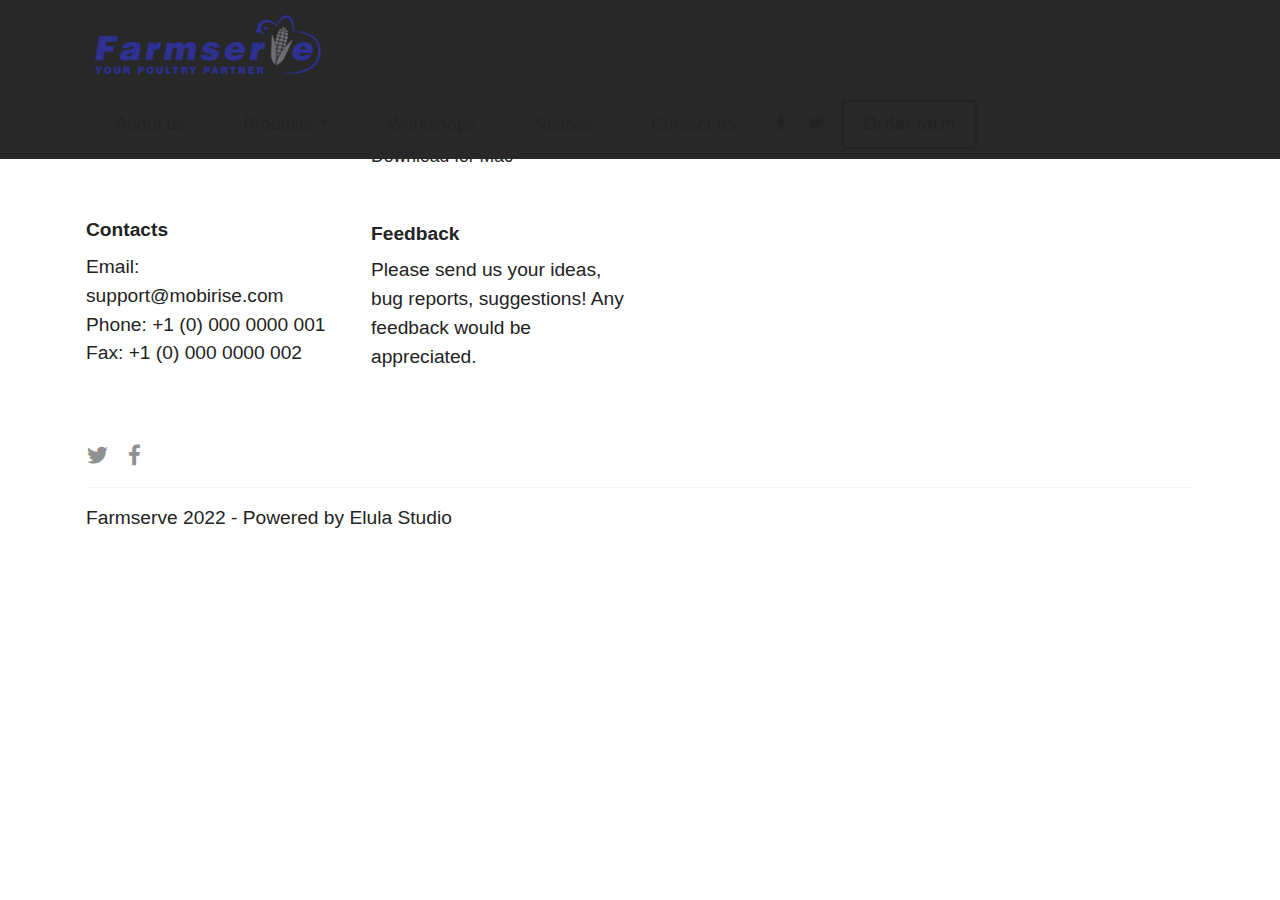
<file: workshops.html>
<!DOCTYPE html>
<html  >
<head>
  
  <meta charset="UTF-8">
  <meta http-equiv="X-UA-Compatible" content="IE=edge">
  
  <meta name="twitter:card" content="summary_large_image"/>
  <meta name="twitter:image:src" content="">
  <meta property="og:image" content="">
  <meta name="twitter:title" content="Workshops">
  <meta name="viewport" content="width=device-width, initial-scale=1, minimum-scale=1">
  <link rel="shortcut icon" href="assets/images/logo-1-295x97.png" type="image/x-icon">
  <meta name="description" content="">
  
  
  <title>Workshops</title>
  <link rel="stylesheet" href="assets/bootstrap/css/bootstrap.min.css">
  <link rel="stylesheet" href="assets/bootstrap/css/bootstrap-grid.min.css">
  <link rel="stylesheet" href="assets/bootstrap/css/bootstrap-reboot.min.css">
  <link rel="stylesheet" href="assets/dropdown/css/style.css">
  <link rel="stylesheet" href="assets/socicon/css/styles.css">
  <link rel="stylesheet" href="assets/theme/css/style.css">
  <link rel="preload" href="https://fonts.googleapis.com/css?family=Inter:100,200,300,400,500,600,700,800,900&display=swap" as="style" onload="this.onload=null;this.rel='stylesheet'">
  <noscript><link rel="stylesheet" href="https://fonts.googleapis.com/css?family=Inter:100,200,300,400,500,600,700,800,900&display=swap"></noscript>
  <link rel="preload" as="style" href="assets/mobirise/css/mbr-additional.css"><link rel="stylesheet" href="assets/mobirise/css/mbr-additional.css" type="text/css">
  
  
  
  
</head>
<body>
  
  <section data-bs-version="5.1" class="menu menu1 cid-t5pH5WxFth" once="menu" id="menu1-r">
    

    <nav class="navbar navbar-dropdown navbar-fixed-top navbar-expand-lg">
        <div class="container">
            <div class="navbar-brand">
                <span class="navbar-logo">
                    <a href="index.html">
                        <img src="assets/images/logo-1-295x97.png" alt="Mobirise Website Builder" style="height: 5rem;">
                    </a>
                </span>
                
            </div>
            <button class="navbar-toggler" type="button" data-toggle="collapse" data-bs-toggle="collapse" data-target="#navbarSupportedContent" data-bs-target="#navbarSupportedContent" aria-controls="navbarNavAltMarkup" aria-expanded="false" aria-label="Toggle navigation">
                <div class="hamburger">
                    <span></span>
                    <span></span>
                    <span></span>
                    <span></span>
                </div>
            </button>
            <div class="collapse navbar-collapse" id="navbarSupportedContent">
                <ul class="navbar-nav nav-dropdown" data-app-modern-menu="true"><li class="nav-item"><a class="nav-link link text-black text-primary display-4" href="about.html">
                            About us</a></li>
                    <li class="nav-item dropdown open"><a class="nav-link link text-black text-primary dropdown-toggle display-4" href="products.html" data-toggle="dropdown-submenu" data-bs-toggle="dropdown" data-bs-auto-close="outside" aria-expanded="true">Products</a><div class="dropdown-menu" aria-labelledby="dropdown-552"><a class="text-black text-primary dropdown-item display-4" href="products.html#prod_broiler">Broiler feeds</a><a class="text-black text-primary dropdown-item display-4" href="products.html#prod_layer">Layer feeds</a><a class="text-black text-primary show dropdown-item display-4" href="products.html#prod_maize">Maize products</a><a class="text-black text-primary show dropdown-item display-4" href="products.html#prod_equipment">Equipment</a><a class="text-black text-primary show dropdown-item display-4" href="products.html#prod_medication">Medication</a></div></li>
                    <li class="nav-item"><a class="nav-link link text-black text-primary display-4" href="workshops.html">Workshops</a></li><li class="nav-item"><a class="nav-link link text-black text-primary display-4" href="notices.html">Notices</a></li><li class="nav-item"><a class="nav-link link text-black text-primary display-4" href="contact.html">Contact us</a>
                    </li></ul>
                <div class="icons-menu">
                    <a class="iconfont-wrapper" href="https://facebook.com" target="_blank">
                        <span class="p-2 mbr-iconfont socicon-facebook socicon"></span>
                    </a>
                    <a class="iconfont-wrapper" href="https://twitter.com" target="_blank">
                        <span class="p-2 mbr-iconfont socicon-twitter socicon"></span>
                    </a>
                    
                    
                </div>
                <div class="navbar-buttons mbr-section-btn"><a class="btn btn-black-outline display-4" href="order.html">Order form</a></div>
            </div>
        </div>
    </nav>
</section>

<section data-bs-version="5.1" class="footer6 cid-t6buJst7rv" once="footers" id="footer6-1n">

    

    

    <div class="container">
        <div class="row content mbr-white">
            <div class="col-12 col-md-3 mbr-fonts-style display-7">
                <h5 class="mbr-section-subtitle mbr-fonts-style mb-2 display-7">
                    <strong>Address</strong>
                </h5>
                <p class="mbr-text mbr-fonts-style display-7">
                    1234 Street Name <br>
                    City, AA 99999
                </p> <br>
                <h5 class="mbr-section-subtitle mbr-fonts-style mb-2 mt-4 display-7">
                    <strong>Contacts</strong>
                </h5>
                <p class="mbr-text mbr-fonts-style mb-4 display-7">
                    Email: support@mobirise.com <br>
                    Phone: +1 (0) 000 0000 001 <br>
                    Fax: +1 (0) 000 0000 002
                </p>
            </div>
            <div class="col-12 col-md-3 mbr-fonts-style display-7">
                <h5 class="mbr-section-subtitle mbr-fonts-style mb-2 display-7">
                    <strong>Links</strong>
                </h5>
                <ul class="list mbr-fonts-style mb-4 display-4">
                    <li class="mbr-text item-wrap">
                        <a class="text-primary" href="https://mobirise.co/">Website builder</a>
                    </li>
                    <li class="mbr-text item-wrap">
                        <a class="text-primary" href="https://mobirise.co/">Download for Windows</a>
                    </li>
                    <li class="mbr-text item-wrap">
                        <a class="text-primary" href="https://mobirise.co/">Download for Mac</a>
                    </li>
                </ul>
                <h5 class="mbr-section-subtitle mbr-fonts-style mb-2 mt-5 display-7">
                    <strong>Feedback</strong>
                </h5>
                <p class="mbr-text mbr-fonts-style mb-4 display-7">
                    Please send us your ideas, bug reports, suggestions! Any feedback would be appreciated.
                </p>
            </div>
            <div class="col-12 col-md-6">
                <div class="google-map"><iframe frameborder="0" style="border:0" src="https://www.google.com/maps/embed/v1/place?key=AIzaSyCZI5F_k6S1k46ujh0SNrapM89f7mJxd30&amp;q=350 5th Ave, New York, NY 10118" allowfullscreen=""></iframe></div>
            </div>
            <div class="col-md-6">
                <div class="social-list align-left">
                    <div class="soc-item">
                        <a href="https://twitter.com/" target="_blank">
                            <span class="mbr-iconfont mbr-iconfont-social socicon-twitter socicon" style="color: rgb(35, 35, 35); fill: rgb(35, 35, 35);"></span>
                        </a>
                    </div>
                    <div class="soc-item">
                        <a href="https://www.facebook.com/" target="_blank">
                            <span class="mbr-iconfont mbr-iconfont-social socicon-facebook socicon" style="color: rgb(35, 35, 35); fill: rgb(35, 35, 35);"></span>
                        </a>
                    </div>
                    
                    
                    
                    
                </div>
            </div>
        </div>
        <div class="footer-lower">
            <div class="media-container-row">
                <div class="col-sm-12">
                    <hr>
                </div>
            </div>
            <div class="col-sm-12 copyright pl-0">
                <p class="mbr-text mbr-fonts-style mbr-white display-7">Farmserve 2022 - Powered by <a href="https://elula.xyz" class="text-primary">Elula Studio</a></p>
            </div>
        </div>
    </div>
</section><section><a href="https://mobiri.se"></a><a href="https://mobiri.se"></a></section><script src="assets/bootstrap/js/bootstrap.bundle.min.js"></script>  <script src="assets/smoothscroll/smooth-scroll.js"></script>  <script src="assets/ytplayer/index.js"></script>  <script src="assets/dropdown/js/navbar-dropdown.js"></script>  <script src="assets/theme/js/script.js"></script>  
  
  
</body>
</html>
</file>
<file: assets/parallax/jarallax.css>
.jarallax {
    position: relative;
    z-index: 0;
}
.jarallax > .jarallax-img {
    position: absolute;
    object-fit: cover;
    /* support for plugin https://github.com/bfred-it/object-fit-images */
    font-family: 'object-fit: cover;';
    top: 0;
    left: 0;
    width: 100%;
    height: 100%;
    z-index: -1;
}
</file>
<file: assets/dropdown/css/style.css>
.navbar-dropdown {
  left: 0;
  padding: 0;
  position: absolute;
  right: 0;
  top: 0;
  transition: all 0.45s ease;
  z-index: 1030;
  background: #282828; }
  .navbar-dropdown .navbar-logo {
    margin-right: 0.8rem;
    transition: margin 0.3s ease-in-out;
    vertical-align: middle; }
    .navbar-dropdown .navbar-logo img {
      height: 3.125rem;
      transition: all 0.3s ease-in-out; }
    .navbar-dropdown .navbar-logo.mbr-iconfont {
      font-size: 3.125rem;
      line-height: 3.125rem; }
  .navbar-dropdown .navbar-caption {
    font-weight: 700;
    white-space: normal;
    vertical-align: -4px;
    line-height: 3.125rem !important; }
    .navbar-dropdown .navbar-caption, .navbar-dropdown .navbar-caption:hover {
      color: inherit;
      text-decoration: none; }
  .navbar-dropdown .mbr-iconfont + .navbar-caption {
    vertical-align: -1px; }
  .navbar-dropdown.navbar-fixed-top {
    position: fixed; }
  .navbar-dropdown .navbar-brand span {
    vertical-align: -4px; }
  .navbar-dropdown.bg-color.transparent {
    background: none; }
  .navbar-dropdown.navbar-short .navbar-brand {
    padding: 0.625rem 0; }
    .navbar-dropdown.navbar-short .navbar-brand span {
      vertical-align: -1px; }
  .navbar-dropdown.navbar-short .navbar-caption {
    line-height: 2.375rem !important;
    vertical-align: -2px; }
  .navbar-dropdown.navbar-short .navbar-logo {
    margin-right: 0.5rem; }
    .navbar-dropdown.navbar-short .navbar-logo img {
      height: 2.375rem; }
    .navbar-dropdown.navbar-short .navbar-logo.mbr-iconfont {
      font-size: 2.375rem;
      line-height: 2.375rem; }
  .navbar-dropdown.navbar-short .mbr-table-cell {
    height: 3.625rem; }
  .navbar-dropdown .navbar-close {
    left: 0.6875rem;
    position: fixed;
    top: 0.75rem;
    z-index: 1000; }
  .navbar-dropdown .hamburger-icon {
    content: "";
    display: inline-block;
    vertical-align: middle;
    width: 16px;
    -webkit-box-shadow: 0 -6px 0 1px #282828,0 0 0 1px #282828,0 6px 0 1px #282828;
    -moz-box-shadow: 0 -6px 0 1px #282828,0 0 0 1px #282828,0 6px 0 1px #282828;
    box-shadow: 0 -6px 0 1px #282828,0 0 0 1px #282828,0 6px 0 1px #282828; }

.dropdown-menu .dropdown-toggle[data-toggle="dropdown-submenu"]::after {
  border-bottom: 0.35em solid transparent;
  border-left: 0.35em solid;
  border-right: 0;
  border-top: 0.35em solid transparent;
  margin-left: 0.3rem; }

.dropdown-menu .dropdown-item:focus {
  outline: 0; }

.nav-dropdown {
  font-size: 0.75rem;
  font-weight: 500;
  height: auto !important; }
  .nav-dropdown .nav-btn {
    padding-left: 1rem; }
  .nav-dropdown .link {
    margin: .667em 1.667em;
    font-weight: 500;
    padding: 0;
    transition: color .2s ease-in-out; }
    .nav-dropdown .link.dropdown-toggle {
      margin-right: 2.583em; }
      .nav-dropdown .link.dropdown-toggle::after {
        margin-left: .25rem;
        border-top: 0.35em solid;
        border-right: 0.35em solid transparent;
        border-left: 0.35em solid transparent;
        border-bottom: 0; }
      .nav-dropdown .link.dropdown-toggle[aria-expanded="true"] {
        margin: 0;
        padding: 0.667em 3.263em  0.667em 1.667em; }
  .nav-dropdown .link::after,
  .nav-dropdown .dropdown-item::after {
    color: inherit; }
  .nav-dropdown .btn {
    font-size: 0.75rem;
    font-weight: 700;
    letter-spacing: 0;
    margin-bottom: 0;
    padding-left: 1.25rem;
    padding-right: 1.25rem; }
  .nav-dropdown .dropdown-menu {
    border-radius: 0;
    border: 0;
    left: 0;
    margin: 0;
    padding-bottom: 1.25rem;
    padding-top: 1.25rem;
    position: relative; }
  .nav-dropdown .dropdown-submenu {
    margin-left: 0.125rem;
    top: 0; }
  .nav-dropdown .dropdown-item {
    font-weight: 500;
    line-height: 2;
    padding: 0.3846em 4.615em 0.3846em 1.5385em;
    position: relative;
    transition: color .2s ease-in-out, background-color .2s ease-in-out; }
    .nav-dropdown .dropdown-item::after {
      margin-top: -0.3077em;
      position: absolute;
      right: 1.1538em;
      top: 50%; }
    .nav-dropdown .dropdown-item:focus, .nav-dropdown .dropdown-item:hover {
      background: none; }

@media (max-width: 767px) {
  .nav-dropdown.navbar-toggleable-sm {
    bottom: 0;
    display: none;
    left: 0;
    overflow-x: hidden;
    position: fixed;
    top: 0;
    transform: translateX(-100%);
    -ms-transform: translateX(-100%);
    -webkit-transform: translateX(-100%);
    width: 18.75rem;
    z-index: 999; } }
.nav-dropdown.navbar-toggleable-xl {
  bottom: 0;
  display: none;
  left: 0;
  overflow-x: hidden;
  position: fixed;
  top: 0;
  transform: translateX(-100%);
  -ms-transform: translateX(-100%);
  -webkit-transform: translateX(-100%);
  width: 18.75rem;
  z-index: 999; }

.nav-dropdown-sm {
  display: block !important;
  overflow-x: hidden;
  overflow: auto;
  padding-top: 3.875rem; }
  .nav-dropdown-sm::after {
    content: "";
    display: block;
    height: 3rem;
    width: 100%; }
  .nav-dropdown-sm.collapse.in ~ .navbar-close {
    display: block !important; }
  .nav-dropdown-sm.collapsing, .nav-dropdown-sm.collapse.in {
    transform: translateX(0);
    -ms-transform: translateX(0);
    -webkit-transform: translateX(0);
    transition: all 0.25s ease-out;
    -webkit-transition: all 0.25s ease-out;
    background: #282828; }
  .nav-dropdown-sm.collapsing[aria-expanded="false"] {
    transform: translateX(-100%);
    -ms-transform: translateX(-100%);
    -webkit-transform: translateX(-100%); }
  .nav-dropdown-sm .nav-item {
    display: block;
    margin-left: 0 !important;
    padding-left: 0; }
  .nav-dropdown-sm .link,
  .nav-dropdown-sm .dropdown-item {
    border-top: 1px dotted rgba(255, 255, 255, 0.1);
    font-size: 0.8125rem;
    line-height: 1.6;
    margin: 0 !important;
    padding: 0.875rem 2.4rem 0.875rem 1.5625rem !important;
    position: relative;
    white-space: normal; }
    .nav-dropdown-sm .link:focus, .nav-dropdown-sm .link:hover,
    .nav-dropdown-sm .dropdown-item:focus,
    .nav-dropdown-sm .dropdown-item:hover {
      background: rgba(0, 0, 0, 0.2) !important;
      color: #c0a375; }
  .nav-dropdown-sm .nav-btn {
    position: relative;
    padding: 1.5625rem 1.5625rem 0 1.5625rem; }
    .nav-dropdown-sm .nav-btn::before {
      border-top: 1px dotted rgba(255, 255, 255, 0.1);
      content: "";
      left: 0;
      position: absolute;
      top: 0;
      width: 100%; }
    .nav-dropdown-sm .nav-btn + .nav-btn {
      padding-top: 0.625rem; }
      .nav-dropdown-sm .nav-btn + .nav-btn::before {
        display: none; }
  .nav-dropdown-sm .btn {
    padding: 0.625rem 0; }
  .nav-dropdown-sm .dropdown-toggle[data-toggle="dropdown-submenu"]::after {
    margin-left: .25rem;
    border-top: 0.35em solid;
    border-right: 0.35em solid transparent;
    border-left: 0.35em solid transparent;
    border-bottom: 0; }
  .nav-dropdown-sm .dropdown-toggle[data-toggle="dropdown-submenu"][aria-expanded="true"]::after {
    border-top: 0;
    border-right: 0.35em solid transparent;
    border-left: 0.35em solid transparent;
    border-bottom: 0.35em solid; }
  .nav-dropdown-sm .dropdown-menu {
    margin: 0;
    padding: 0;
    position: relative;
    top: 0;
    left: 0;
    width: 100%;
    border: 0;
    float: none;
    border-radius: 0;
    background: none; }
  .nav-dropdown-sm .dropdown-submenu {
    left: 100%;
    margin-left: 0.125rem;
    margin-top: -1.25rem;
    top: 0; }

.navbar-toggleable-sm .nav-dropdown .dropdown-menu {
  position: absolute; }

.navbar-toggleable-sm .nav-dropdown .dropdown-submenu {
  left: 100%;
  margin-left: 0.125rem;
  margin-top: -1.25rem;
  top: 0; }

.navbar-toggleable-sm.opened .nav-dropdown .dropdown-menu {
  position: relative; }

.navbar-toggleable-sm.opened .nav-dropdown .dropdown-submenu {
  left: 0;
  margin-left: 00rem;
  margin-top: 0rem;
  top: 0; }

.is-builder .nav-dropdown.collapsing {
  transition: none !important; }
</file>
<file: assets/socicon/css/styles.css>
@charset "UTF-8";

@font-face {
  font-family: 'Socicon';
  src:  url('../fonts/socicon.eot');
  src:  url('../fonts/socicon.eot?#iefix') format('embedded-opentype'),
    url('../fonts/socicon.woff2') format('woff2'),
    url('../fonts/socicon.ttf') format('truetype'),
    url('../fonts/socicon.woff') format('woff'),
    url('../fonts/socicon.svg#socicon') format('svg');
  font-weight: normal;
  font-style: normal;
  font-display: swap;
}

[data-icon]:before {
  font-family: "socicon" !important;
  content: attr(data-icon);
  font-style: normal !important;
  font-weight: normal !important;
  font-variant: normal !important;
  text-transform: none !important;
  speak: none;
  line-height: 1;
  -webkit-font-smoothing: antialiased;
  -moz-osx-font-smoothing: grayscale;
}

[class^="socicon-"], [class*=" socicon-"] {
  /* use !important to prevent issues with browser extensions that change fonts */
  font-family: 'Socicon' !important;
  speak: none;
  font-style: normal;
  font-weight: normal;
  font-variant: normal;
  text-transform: none;
  line-height: 1;

  /* Better Font Rendering =========== */
  -webkit-font-smoothing: antialiased;
  -moz-osx-font-smoothing: grayscale;
}

.socicon-eitaa:before {
  content: "\e97c";
}
.socicon-soroush:before {
  content: "\e97d";
}
.socicon-bale:before {
  content: "\e97e";
}
.socicon-zazzle:before {
  content: "\e97b";
}
.socicon-society6:before {
  content: "\e97a";
}
.socicon-redbubble:before {
  content: "\e979";
}
.socicon-avvo:before {
  content: "\e978";
}
.socicon-stitcher:before {
  content: "\e977";
}
.socicon-googlehangouts:before {
  content: "\e974";
}
.socicon-dlive:before {
  content: "\e975";
}
.socicon-vsco:before {
  content: "\e976";
}
.socicon-flipboard:before {
  content: "\e973";
}
.socicon-ubuntu:before {
  content: "\e958";
}
.socicon-artstation:before {
  content: "\e959";
}
.socicon-invision:before {
  content: "\e95a";
}
.socicon-torial:before {
  content: "\e95b";
}
.socicon-collectorz:before {
  content: "\e95c";
}
.socicon-seenthis:before {
  content: "\e95d";
}
.socicon-googleplaymusic:before {
  content: "\e95e";
}
.socicon-debian:before {
  content: "\e95f";
}
.socicon-filmfreeway:before {
  content: "\e960";
}
.socicon-gnome:before {
  content: "\e961";
}
.socicon-itchio:before {
  content: "\e962";
}
.socicon-jamendo:before {
  content: "\e963";
}
.socicon-mix:before {
  content: "\e964";
}
.socicon-sharepoint:before {
  content: "\e965";
}
.socicon-tinder:before {
  content: "\e966";
}
.socicon-windguru:before {
  content: "\e967";
}
.socicon-cdbaby:before {
  content: "\e968";
}
.socicon-elementaryos:before {
  content: "\e969";
}
.socicon-stage32:before {
  content: "\e96a";
}
.socicon-tiktok:before {
  content: "\e96b";
}
.socicon-gitter:before {
  content: "\e96c";
}
.socicon-letterboxd:before {
  content: "\e96d";
}
.socicon-threema:before {
  content: "\e96e";
}
.socicon-splice:before {
  content: "\e96f";
}
.socicon-metapop:before {
  content: "\e970";
}
.socicon-naver:before {
  content: "\e971";
}
.socicon-remote:before {
  content: "\e972";
}
.socicon-internet:before {
  content: "\e957";
}
.socicon-moddb:before {
  content: "\e94b";
}
.socicon-indiedb:before {
  content: "\e94c";
}
.socicon-traxsource:before {
  content: "\e94d";
}
.socicon-gamefor:before {
  content: "\e94e";
}
.socicon-pixiv:before {
  content: "\e94f";
}
.socicon-myanimelist:before {
  content: "\e950";
}
.socicon-blackberry:before {
  content: "\e951";
}
.socicon-wickr:before {
  content: "\e952";
}
.socicon-spip:before {
  content: "\e953";
}
.socicon-napster:before {
  content: "\e954";
}
.socicon-beatport:before {
  content: "\e955";
}
.socicon-hackerone:before {
  content: "\e956";
}
.socicon-hackernews:before {
  content: "\e946";
}
.socicon-smashwords:before {
  content: "\e947";
}
.socicon-kobo:before {
  content: "\e948";
}
.socicon-bookbub:before {
  content: "\e949";
}
.socicon-mailru:before {
  content: "\e94a";
}
.socicon-gitlab:before {
  content: "\e945";
}
.socicon-instructables:before {
  content: "\e944";
}
.socicon-portfolio:before {
  content: "\e943";
}
.socicon-codered:before {
  content: "\e940";
}
.socicon-origin:before {
  content: "\e941";
}
.socicon-nextdoor:before {
  content: "\e942";
}
.socicon-udemy:before {
  content: "\e93f";
}
.socicon-livemaster:before {
  content: "\e93e";
}
.socicon-crunchbase:before {
  content: "\e93b";
}
.socicon-homefy:before {
  content: "\e93c";
}
.socicon-calendly:before {
  content: "\e93d";
}
.socicon-realtor:before {
  content: "\e90f";
}
.socicon-tidal:before {
  content: "\e910";
}
.socicon-qobuz:before {
  content: "\e911";
}
.socicon-natgeo:before {
  content: "\e912";
}
.socicon-mastodon:before {
  content: "\e913";
}
.socicon-unsplash:before {
  content: "\e914";
}
.socicon-homeadvisor:before {
  content: "\e915";
}
.socicon-angieslist:before {
  content: "\e916";
}
.socicon-codepen:before {
  content: "\e917";
}
.socicon-slack:before {
  content: "\e918";
}
.socicon-openaigym:before {
  content: "\e919";
}
.socicon-logmein:before {
  content: "\e91a";
}
.socicon-fiverr:before {
  content: "\e91b";
}
.socicon-gotomeeting:before {
  content: "\e91c";
}
.socicon-aliexpress:before {
  content: "\e91d";
}
.socicon-guru:before {
  content: "\e91e";
}
.socicon-appstore:before {
  content: "\e91f";
}
.socicon-homes:before {
  content: "\e920";
}
.socicon-zoom:before {
  content: "\e921";
}
.socicon-alibaba:before {
  content: "\e922";
}
.socicon-craigslist:before {
  content: "\e923";
}
.socicon-wix:before {
  content: "\e924";
}
.socicon-redfin:before {
  content: "\e925";
}
.socicon-googlecalendar:before {
  content: "\e926";
}
.socicon-shopify:before {
  content: "\e927";
}
.socicon-freelancer:before {
  content: "\e928";
}
.socicon-seedrs:before {
  content: "\e929";
}
.socicon-bing:before {
  content: "\e92a";
}
.socicon-doodle:before {
  content: "\e92b";
}
.socicon-bonanza:before {
  content: "\e92c";
}
.socicon-squarespace:before {
  content: "\e92d";
}
.socicon-toptal:before {
  content: "\e92e";
}
.socicon-gust:before {
  content: "\e92f";
}
.socicon-ask:before {
  content: "\e930";
}
.socicon-trulia:before {
  content: "\e931";
}
.socicon-loomly:before {
  content: "\e932";
}
.socicon-ghost:before {
  content: "\e933";
}
.socicon-upwork:before {
  content: "\e934";
}
.socicon-fundable:before {
  content: "\e935";
}
.socicon-booking:before {
  content: "\e936";
}
.socicon-googlemaps:before {
  content: "\e937";
}
.socicon-zillow:before {
  content: "\e938";
}
.socicon-niconico:before {
  content: "\e939";
}
.socicon-toneden:before {
  content: "\e93a";
}
.socicon-augment:before {
  content: "\e908";
}
.socicon-bitbucket:before {
  content: "\e909";
}
.socicon-fyuse:before {
  content: "\e90a";
}
.socicon-yt-gaming:before {
  content: "\e90b";
}
.socicon-sketchfab:before {
  content: "\e90c";
}
.socicon-mobcrush:before {
  content: "\e90d";
}
.socicon-microsoft:before {
  content: "\e90e";
}
.socicon-pandora:before {
  content: "\e907";
}
.socicon-messenger:before {
  content: "\e906";
}
.socicon-gamewisp:before {
  content: "\e905";
}
.socicon-bloglovin:before {
  content: "\e904";
}
.socicon-tunein:before {
  content: "\e903";
}
.socicon-gamejolt:before {
  content: "\e901";
}
.socicon-trello:before {
  content: "\e902";
}
.socicon-spreadshirt:before {
  content: "\e900";
}
.socicon-500px:before {
  content: "\e000";
}
.socicon-8tracks:before {
  content: "\e001";
}
.socicon-airbnb:before {
  content: "\e002";
}
.socicon-alliance:before {
  content: "\e003";
}
.socicon-amazon:before {
  content: "\e004";
}
.socicon-amplement:before {
  content: "\e005";
}
.socicon-android:before {
  content: "\e006";
}
.socicon-angellist:before {
  content: "\e007";
}
.socicon-apple:before {
  content: "\e008";
}
.socicon-appnet:before {
  content: "\e009";
}
.socicon-baidu:before {
  content: "\e00a";
}
.socicon-bandcamp:before {
  content: "\e00b";
}
.socicon-battlenet:before {
  content: "\e00c";
}
.socicon-mixer:before {
  content: "\e00d";
}
.socicon-bebee:before {
  content: "\e00e";
}
.socicon-bebo:before {
  content: "\e00f";
}
.socicon-behance:before {
  content: "\e010";
}
.socicon-blizzard:before {
  content: "\e011";
}
.socicon-blogger:before {
  content: "\e012";
}
.socicon-buffer:before {
  content: "\e013";
}
.socicon-chrome:before {
  content: "\e014";
}
.socicon-coderwall:before {
  content: "\e015";
}
.socicon-curse:before {
  content: "\e016";
}
.socicon-dailymotion:before {
  content: "\e017";
}
.socicon-deezer:before {
  content: "\e018";
}
.socicon-delicious:before {
  content: "\e019";
}
.socicon-deviantart:before {
  content: "\e01a";
}
.socicon-diablo:before {
  content: "\e01b";
}
.socicon-digg:before {
  content: "\e01c";
}
.socicon-discord:before {
  content: "\e01d";
}
.socicon-disqus:before {
  content: "\e01e";
}
.socicon-douban:before {
  content: "\e01f";
}
.socicon-draugiem:before {
  content: "\e020";
}
.socicon-dribbble:before {
  content: "\e021";
}
.socicon-drupal:before {
  content: "\e022";
}
.socicon-ebay:before {
  content: "\e023";
}
.socicon-ello:before {
  content: "\e024";
}
.socicon-endomodo:before {
  content: "\e025";
}
.socicon-envato:before {
  content: "\e026";
}
.socicon-etsy:before {
  content: "\e027";
}
.socicon-facebook:before {
  content: "\e028";
}
.socicon-feedburner:before {
  content: "\e029";
}
.socicon-filmweb:before {
  content: "\e02a";
}
.socicon-firefox:before {
  content: "\e02b";
}
.socicon-flattr:before {
  content: "\e02c";
}
.socicon-flickr:before {
  content: "\e02d";
}
.socicon-formulr:before {
  content: "\e02e";
}
.socicon-forrst:before {
  content: "\e02f";
}
.socicon-foursquare:before {
  content: "\e030";
}
.socicon-friendfeed:before {
  content: "\e031";
}
.socicon-github:before {
  content: "\e032";
}
.socicon-goodreads:before {
  content: "\e033";
}
.socicon-google:before {
  content: "\e034";
}
.socicon-googlescholar:before {
  content: "\e035";
}
.socicon-googlegroups:before {
  content: "\e036";
}
.socicon-googlephotos:before {
  content: "\e037";
}
.socicon-googleplus:before {
  content: "\e038";
}
.socicon-grooveshark:before {
  content: "\e039";
}
.socicon-hackerrank:before {
  content: "\e03a";
}
.socicon-hearthstone:before {
  content: "\e03b";
}
.socicon-hellocoton:before {
  content: "\e03c";
}
.socicon-heroes:before {
  content: "\e03d";
}
.socicon-smashcast:before {
  content: "\e03e";
}
.socicon-horde:before {
  content: "\e03f";
}
.socicon-houzz:before {
  content: "\e040";
}
.socicon-icq:before {
  content: "\e041";
}
.socicon-identica:before {
  content: "\e042";
}
.socicon-imdb:before {
  content: "\e043";
}
.socicon-instagram:before {
  content: "\e044";
}
.socicon-issuu:before {
  content: "\e045";
}
.socicon-istock:before {
  content: "\e046";
}
.socicon-itunes:before {
  content: "\e047";
}
.socicon-keybase:before {
  content: "\e048";
}
.socicon-lanyrd:before {
  content: "\e049";
}
.socicon-lastfm:before {
  content: "\e04a";
}
.socicon-line:before {
  content: "\e04b";
}
.socicon-linkedin:before {
  content: "\e04c";
}
.socicon-livejournal:before {
  content: "\e04d";
}
.socicon-lyft:before {
  content: "\e04e";
}
.socicon-macos:before {
  content: "\e04f";
}
.socicon-mail:before {
  content: "\e050";
}
.socicon-medium:before {
  content: "\e051";
}
.socicon-meetup:before {
  content: "\e052";
}
.socicon-mixcloud:before {
  content: "\e053";
}
.socicon-modelmayhem:before {
  content: "\e054";
}
.socicon-mumble:before {
  content: "\e055";
}
.socicon-myspace:before {
  content: "\e056";
}
.socicon-newsvine:before {
  content: "\e057";
}
.socicon-nintendo:before {
  content: "\e058";
}
.socicon-npm:before {
  content: "\e059";
}
.socicon-odnoklassniki:before {
  content: "\e05a";
}
.socicon-openid:before {
  content: "\e05b";
}
.socicon-opera:before {
  content: "\e05c";
}
.socicon-outlook:before {
  content: "\e05d";
}
.socicon-overwatch:before {
  content: "\e05e";
}
.socicon-patreon:before {
  content: "\e05f";
}
.socicon-paypal:before {
  content: "\e060";
}
.socicon-periscope:before {
  content: "\e061";
}
.socicon-persona:before {
  content: "\e062";
}
.socicon-pinterest:before {
  content: "\e063";
}
.socicon-play:before {
  content: "\e064";
}
.socicon-player:before {
  content: "\e065";
}
.socicon-playstation:before {
  content: "\e066";
}
.socicon-pocket:before {
  content: "\e067";
}
.socicon-qq:before {
  content: "\e068";
}
.socicon-quora:before {
  content: "\e069";
}
.socicon-raidcall:before {
  content: "\e06a";
}
.socicon-ravelry:before {
  content: "\e06b";
}
.socicon-reddit:before {
  content: "\e06c";
}
.socicon-renren:before {
  content: "\e06d";
}
.socicon-researchgate:before {
  content: "\e06e";
}
.socicon-residentadvisor:before {
  content: "\e06f";
}
.socicon-reverbnation:before {
  content: "\e070";
}
.socicon-rss:before {
  content: "\e071";
}
.socicon-sharethis:before {
  content: "\e072";
}
.socicon-skype:before {
  content: "\e073";
}
.socicon-slideshare:before {
  content: "\e074";
}
.socicon-smugmug:before {
  content: "\e075";
}
.socicon-snapchat:before {
  content: "\e076";
}
.socicon-songkick:before {
  content: "\e077";
}
.socicon-soundcloud:before {
  content: "\e078";
}
.socicon-spotify:before {
  content: "\e079";
}
.socicon-stackexchange:before {
  content: "\e07a";
}
.socicon-stackoverflow:before {
  content: "\e07b";
}
.socicon-starcraft:before {
  content: "\e07c";
}
.socicon-stayfriends:before {
  content: "\e07d";
}
.socicon-steam:before {
  content: "\e07e";
}
.socicon-storehouse:before {
  content: "\e07f";
}
.socicon-strava:before {
  content: "\e080";
}
.socicon-streamjar:before {
  content: "\e081";
}
.socicon-stumbleupon:before {
  content: "\e082";
}
.socicon-swarm:before {
  content: "\e083";
}
.socicon-teamspeak:before {
  content: "\e084";
}
.socicon-teamviewer:before {
  content: "\e085";
}
.socicon-technorati:before {
  content: "\e086";
}
.socicon-telegram:before {
  content: "\e087";
}
.socicon-tripadvisor:before {
  content: "\e088";
}
.socicon-tripit:before {
  content: "\e089";
}
.socicon-triplej:before {
  content: "\e08a";
}
.socicon-tumblr:before {
  content: "\e08b";
}
.socicon-twitch:before {
  content: "\e08c";
}
.socicon-twitter:before {
  content: "\e08d";
}
.socicon-uber:before {
  content: "\e08e";
}
.socicon-ventrilo:before {
  content: "\e08f";
}
.socicon-viadeo:before {
  content: "\e090";
}
.socicon-viber:before {
  content: "\e091";
}
.socicon-viewbug:before {
  content: "\e092";
}
.socicon-vimeo:before {
  content: "\e093";
}
.socicon-vine:before {
  content: "\e094";
}
.socicon-vkontakte:before {
  content: "\e095";
}
.socicon-warcraft:before {
  content: "\e096";
}
.socicon-wechat:before {
  content: "\e097";
}
.socicon-weibo:before {
  content: "\e098";
}
.socicon-whatsapp:before {
  content: "\e099";
}
.socicon-wikipedia:before {
  content: "\e09a";
}
.socicon-windows:before {
  content: "\e09b";
}
.socicon-wordpress:before {
  content: "\e09c";
}
.socicon-wykop:before {
  content: "\e09d";
}
.socicon-xbox:before {
  content: "\e09e";
}
.socicon-xing:before {
  content: "\e09f";
}
.socicon-yahoo:before {
  content: "\e0a0";
}
.socicon-yammer:before {
  content: "\e0a1";
}
.socicon-yandex:before {
  content: "\e0a2";
}
.socicon-yelp:before {
  content: "\e0a3";
}
.socicon-younow:before {
  content: "\e0a4";
}
.socicon-youtube:before {
  content: "\e0a5";
}
.socicon-zapier:before {
  content: "\e0a6";
}
.socicon-zerply:before {
  content: "\e0a7";
}
.socicon-zomato:before {
  content: "\e0a8";
}
.socicon-zynga:before {
  content: "\e0a9";
}
</file>
<file: assets/theme/css/style.css>
@charset "UTF-8";
section {
  background-color: #ffffff;
}

body {
  font-style: normal;
  line-height: 1.5;
  font-weight: 400;
  color: #232323;
  position: relative;
}

button {
  background-color: transparent;
  border-color: transparent;
}

section,
.container,
.container-fluid {
  position: relative;
  word-wrap: break-word;
}

a.mbr-iconfont:hover {
  text-decoration: none;
}

.article .lead p,
.article .lead ul,
.article .lead ol,
.article .lead pre,
.article .lead blockquote {
  margin-bottom: 0;
}

a {
  font-style: normal;
  font-weight: 400;
  cursor: pointer;
}
a, a:hover {
  text-decoration: none;
}

.mbr-section-title {
  font-style: normal;
  line-height: 1.3;
}

.mbr-section-subtitle {
  line-height: 1.3;
}

.mbr-text {
  font-style: normal;
  line-height: 1.7;
}

h1,
h2,
h3,
h4,
h5,
h6,
.display-1,
.display-2,
.display-4,
.display-5,
.display-7,
span,
p,
a {
  line-height: 1;
  word-break: break-word;
  word-wrap: break-word;
  font-weight: 400;
}

b,
strong {
  font-weight: bold;
}

input:-webkit-autofill, input:-webkit-autofill:hover, input:-webkit-autofill:focus, input:-webkit-autofill:active {
  transition-delay: 9999s;
  -webkit-transition-property: background-color, color;
  transition-property: background-color, color;
}

textarea[type=hidden] {
  display: none;
}

section {
  background-position: 50% 50%;
  background-repeat: no-repeat;
  background-size: cover;
}
section .mbr-background-video,
section .mbr-background-video-preview {
  position: absolute;
  bottom: 0;
  left: 0;
  right: 0;
  top: 0;
}

.hidden {
  visibility: hidden;
}

.mbr-z-index20 {
  z-index: 20;
}

/*! Base colors */
.mbr-white {
  color: #ffffff;
}

.mbr-black {
  color: #111111;
}

.mbr-bg-white {
  background-color: #ffffff;
}

.mbr-bg-black {
  background-color: #000000;
}

/*! Text-aligns */
.align-left {
  text-align: left;
}

.align-center {
  text-align: center;
}

.align-right {
  text-align: right;
}

/*! Font-weight  */
.mbr-light {
  font-weight: 300;
}

.mbr-regular {
  font-weight: 400;
}

.mbr-semibold {
  font-weight: 500;
}

.mbr-bold {
  font-weight: 700;
}

/*! Media  */
.media-content {
  flex-basis: 100%;
}

.media-container-row {
  display: flex;
  flex-direction: row;
  flex-wrap: wrap;
  justify-content: center;
  align-content: center;
  align-items: start;
}
.media-container-row .media-size-item {
  width: 400px;
}

.media-container-column {
  display: flex;
  flex-direction: column;
  flex-wrap: wrap;
  justify-content: center;
  align-content: center;
  align-items: stretch;
}
.media-container-column > * {
  width: 100%;
}

@media (min-width: 992px) {
  .media-container-row {
    flex-wrap: nowrap;
  }
}
figure {
  margin-bottom: 0;
  overflow: hidden;
}

figure[mbr-media-size] {
  transition: width 0.1s;
}

img,
iframe {
  display: block;
  width: 100%;
}

.card {
  background-color: transparent;
  border: none;
}

.card-box {
  width: 100%;
}

.card-img {
  text-align: center;
  flex-shrink: 0;
  -webkit-flex-shrink: 0;
}

.media {
  max-width: 100%;
  margin: 0 auto;
}

.mbr-figure {
  align-self: center;
}

.media-container > div {
  max-width: 100%;
}

.mbr-figure img,
.card-img img {
  width: 100%;
}

@media (max-width: 991px) {
  .media-size-item {
    width: auto !important;
  }

  .media {
    width: auto;
  }

  .mbr-figure {
    width: 100% !important;
  }
}
/*! Buttons */
.mbr-section-btn {
  margin-left: -0.6rem;
  margin-right: -0.6rem;
  font-size: 0;
}

.btn {
  font-weight: 600;
  border-width: 1px;
  font-style: normal;
  margin: 0.6rem 0.6rem;
  white-space: normal;
  transition: all 0.2s ease-in-out;
  display: inline-flex;
  align-items: center;
  justify-content: center;
  word-break: break-word;
}

.btn-sm {
  font-weight: 600;
  letter-spacing: 0px;
  transition: all 0.3s ease-in-out;
}

.btn-md {
  font-weight: 600;
  letter-spacing: 0px;
  transition: all 0.3s ease-in-out;
}

.btn-lg {
  font-weight: 600;
  letter-spacing: 0px;
  transition: all 0.3s ease-in-out;
}

.btn-form {
  margin: 0;
}
.btn-form:hover {
  cursor: pointer;
}

nav .mbr-section-btn {
  margin-left: 0rem;
  margin-right: 0rem;
}

/*! Btn icon margin */
.btn .mbr-iconfont,
.btn.btn-sm .mbr-iconfont {
  order: 1;
  cursor: pointer;
  margin-left: 0.5rem;
  vertical-align: sub;
}

.btn.btn-md .mbr-iconfont,
.btn.btn-md .mbr-iconfont {
  margin-left: 0.8rem;
}

.mbr-regular {
  font-weight: 400;
}

.mbr-semibold {
  font-weight: 500;
}

.mbr-bold {
  font-weight: 700;
}

[type=submit] {
  -webkit-appearance: none;
}

/*! Full-screen */
.mbr-fullscreen .mbr-overlay {
  min-height: 100vh;
}

.mbr-fullscreen {
  display: flex;
  display: -moz-flex;
  display: -ms-flex;
  display: -o-flex;
  align-items: center;
  min-height: 100vh;
  padding-top: 3rem;
  padding-bottom: 3rem;
}

/*! Map */
.map {
  height: 25rem;
  position: relative;
}
.map iframe {
  width: 100%;
  height: 100%;
}

/*! Scroll to top arrow */
.mbr-arrow-up {
  bottom: 25px;
  right: 90px;
  position: fixed;
  text-align: right;
  z-index: 5000;
  color: #ffffff;
  font-size: 22px;
}

.mbr-arrow-up a {
  background: rgba(0, 0, 0, 0.2);
  border-radius: 50%;
  color: #fff;
  display: inline-block;
  height: 60px;
  width: 60px;
  border: 2px solid #fff;
  outline-style: none !important;
  position: relative;
  text-decoration: none;
  transition: all 0.3s ease-in-out;
  cursor: pointer;
  text-align: center;
}
.mbr-arrow-up a:hover {
  background-color: rgba(0, 0, 0, 0.4);
}
.mbr-arrow-up a i {
  line-height: 60px;
}

.mbr-arrow-up-icon {
  display: block;
  color: #fff;
}

.mbr-arrow-up-icon::before {
  content: "›";
  display: inline-block;
  font-family: serif;
  font-size: 22px;
  line-height: 1;
  font-style: normal;
  position: relative;
  top: 6px;
  left: -4px;
  transform: rotate(-90deg);
}

/*! Arrow Down */
.mbr-arrow {
  position: absolute;
  bottom: 45px;
  left: 50%;
  width: 60px;
  height: 60px;
  cursor: pointer;
  background-color: rgba(80, 80, 80, 0.5);
  border-radius: 50%;
  transform: translateX(-50%);
}
@media (max-width: 767px) {
  .mbr-arrow {
    display: none;
  }
}
.mbr-arrow > a {
  display: inline-block;
  text-decoration: none;
  outline-style: none;
  -webkit-animation: arrowdown 1.7s ease-in-out infinite;
          animation: arrowdown 1.7s ease-in-out infinite;
  color: #ffffff;
}
.mbr-arrow > a > i {
  position: absolute;
  top: -2px;
  left: 15px;
  font-size: 2rem;
}

#scrollToTop a i::before {
  content: "";
  position: absolute;
  display: block;
  border-bottom: 2.5px solid #fff;
  border-left: 2.5px solid #fff;
  width: 27.8%;
  height: 27.8%;
  left: 50%;
  top: 51%;
  transform: translateY(-30%) translateX(-50%) rotate(135deg);
}

@keyframes arrowdown {
  0% {
    transform: translateY(0px);
  }
  50% {
    transform: translateY(-5px);
  }
  100% {
    transform: translateY(0px);
  }
}
@-webkit-keyframes arrowdown {
  0% {
    transform: translateY(0px);
  }
  50% {
    transform: translateY(-5px);
  }
  100% {
    transform: translateY(0px);
  }
}
@media (max-width: 500px) {
  .mbr-arrow-up {
    left: 0;
    right: 0;
    text-align: center;
  }
}
/*Gradients animation*/
@keyframes gradient-animation {
  from {
    background-position: 0% 100%;
    -webkit-animation-timing-function: ease-in-out;
            animation-timing-function: ease-in-out;
  }
  to {
    background-position: 100% 0%;
    -webkit-animation-timing-function: ease-in-out;
            animation-timing-function: ease-in-out;
  }
}
@-webkit-keyframes gradient-animation {
  from {
    background-position: 0% 100%;
    -webkit-animation-timing-function: ease-in-out;
            animation-timing-function: ease-in-out;
  }
  to {
    background-position: 100% 0%;
    -webkit-animation-timing-function: ease-in-out;
            animation-timing-function: ease-in-out;
  }
}
.bg-gradient {
  background-size: 200% 200%;
  animation: gradient-animation 5s infinite alternate;
  -webkit-animation: gradient-animation 5s infinite alternate;
}

.menu .navbar-brand {
  display: -webkit-flex;
}
.menu .navbar-brand span {
  display: flex;
  display: -webkit-flex;
}
.menu .navbar-brand .navbar-caption-wrap {
  display: -webkit-flex;
}
.menu .navbar-brand .navbar-logo img {
  display: -webkit-flex;
  width: auto;
}
@media (min-width: 768px) and (max-width: 991px) {
  .menu .navbar-toggleable-sm .navbar-nav {
    display: -ms-flexbox;
  }
}
@media (max-width: 991px) {
  .menu .navbar-collapse {
    max-height: 93.5vh;
  }
  .menu .navbar-collapse.show {
    overflow: auto;
  }
}
@media (min-width: 992px) {
  .menu .navbar-nav.nav-dropdown {
    display: -webkit-flex;
  }
  .menu .navbar-toggleable-sm .navbar-collapse {
    display: -webkit-flex !important;
  }
  .menu .collapsed .navbar-collapse {
    max-height: 93.5vh;
  }
  .menu .collapsed .navbar-collapse.show {
    overflow: auto;
  }
}
@media (max-width: 767px) {
  .menu .navbar-collapse {
    max-height: 80vh;
  }
}

.nav-link .mbr-iconfont {
  margin-right: 0.5rem;
}

.navbar {
  display: -webkit-flex;
  -webkit-flex-wrap: wrap;
  -webkit-align-items: center;
  -webkit-justify-content: space-between;
}

.navbar-collapse {
  -webkit-flex-basis: 100%;
  -webkit-flex-grow: 1;
  -webkit-align-items: center;
}

.nav-dropdown .link {
  padding: 0.667em 1.667em !important;
  margin: 0 !important;
}

.nav {
  display: -webkit-flex;
  -webkit-flex-wrap: wrap;
}

.row {
  display: -webkit-flex;
  -webkit-flex-wrap: wrap;
}

.justify-content-center {
  -webkit-justify-content: center;
}

.form-inline {
  display: -webkit-flex;
}

.card-wrapper {
  -webkit-flex: 1;
}

.carousel-control {
  z-index: 10;
  display: -webkit-flex;
}

.carousel-controls {
  display: -webkit-flex;
}

.media {
  display: -webkit-flex;
}

.form-group:focus {
  outline: none;
}

.jq-selectbox__select {
  padding: 7px 0;
  position: relative;
}

.jq-selectbox__dropdown {
  overflow: hidden;
  border-radius: 10px;
  position: absolute;
  top: 100%;
  left: 0 !important;
  width: 100% !important;
}

.jq-selectbox__trigger-arrow {
  right: 0;
  transform: translateY(-50%);
}

.jq-selectbox li {
  padding: 1.07em 0.5em;
}

input[type=range] {
  padding-left: 0 !important;
  padding-right: 0 !important;
}

.modal-dialog,
.modal-content {
  height: 100%;
}

.modal-dialog .carousel-inner {
  height: calc(100vh - 1.75rem);
}
@media (max-width: 575px) {
  .modal-dialog .carousel-inner {
    height: calc(100vh - 1rem);
  }
}

.carousel-item {
  text-align: center;
}

.carousel-item img {
  margin: auto;
}

.navbar-toggler {
  align-self: flex-start;
  padding: 0.25rem 0.75rem;
  font-size: 1.25rem;
  line-height: 1;
  background: transparent;
  border: 1px solid transparent;
  border-radius: 0.25rem;
}

.navbar-toggler:focus,
.navbar-toggler:hover {
  text-decoration: none;
  box-shadow: none;
}

.navbar-toggler-icon {
  display: inline-block;
  width: 1.5em;
  height: 1.5em;
  vertical-align: middle;
  content: "";
  background: no-repeat center center;
  background-size: 100% 100%;
}

.navbar-toggler-left {
  position: absolute;
  left: 1rem;
}

.navbar-toggler-right {
  position: absolute;
  right: 1rem;
}

.card-img {
  width: auto;
}

.menu .navbar.collapsed:not(.beta-menu) {
  flex-direction: column;
}

.carousel-item.active,
.carousel-item-next,
.carousel-item-prev {
  display: flex;
}

.note-air-layout .dropup .dropdown-menu,
.note-air-layout .navbar-fixed-bottom .dropdown .dropdown-menu {
  bottom: initial !important;
}

html,
body {
  height: auto;
  min-height: 100vh;
}

.dropup .dropdown-toggle::after {
  display: none;
}

.form-asterisk {
  font-family: initial;
  position: absolute;
  top: -2px;
  font-weight: normal;
}

.form-control-label {
  position: relative;
  cursor: pointer;
  margin-bottom: 0.357em;
  padding: 0;
}

.alert {
  color: #ffffff;
  border-radius: 0;
  border: 0;
  font-size: 1.1rem;
  line-height: 1.5;
  margin-bottom: 1.875rem;
  padding: 1.25rem;
  position: relative;
  text-align: center;
}
.alert.alert-form::after {
  background-color: inherit;
  bottom: -7px;
  content: "";
  display: block;
  height: 14px;
  left: 50%;
  margin-left: -7px;
  position: absolute;
  transform: rotate(45deg);
  width: 14px;
}

.form-control {
  background-color: #ffffff;
  background-clip: border-box;
  color: #232323;
  line-height: 1rem !important;
  height: auto;
  padding: 0.6rem 1.2rem;
  transition: border-color 0.25s ease 0s;
  border: 1px solid transparent !important;
  border-radius: 4px;
  box-shadow: rgba(0, 0, 0, 0.07) 0px 1px 1px 0px, rgba(0, 0, 0, 0.07) 0px 1px 3px 0px, rgba(0, 0, 0, 0.03) 0px 0px 0px 1px;
}
.form-active .form-control:invalid {
  border-color: red;
}

form .row {
  margin-left: -0.6rem;
  margin-right: -0.6rem;
}
form .row [class*=col] {
  padding-left: 0.6rem;
  padding-right: 0.6rem;
}

form .mbr-section-btn {
  margin: 0;
  padding-left: 0.6rem;
  padding-right: 0.6rem;
}

form .btn {
  display: flex;
  padding: 0.6rem 1.2rem;
  margin: 0;
}

form .form-check-input {
  margin-top: 0.5;
}

textarea.form-control {
  line-height: 1.5rem !important;
}

.form-group {
  margin-bottom: 1.2rem;
}

.form-control,
form .btn {
  min-height: 48px;
}

.gdpr-block label span.textGDPR input[name=gdpr] {
  top: 7px;
}

.form-control:focus {
  box-shadow: none;
}

:focus {
  outline: none;
}

.mbr-overlay {
  background-color: #000;
  bottom: 0;
  left: 0;
  opacity: 0.5;
  position: absolute;
  right: 0;
  top: 0;
  z-index: 0;
  pointer-events: none;
}

blockquote {
  font-style: italic;
  padding: 3rem;
  font-size: 1.09rem;
  position: relative;
  border-left: 3px solid;
}

ul,
ol,
pre,
blockquote {
  margin-bottom: 2.3125rem;
}

.mt-4 {
  margin-top: 2rem !important;
}

.mb-4 {
  margin-bottom: 2rem !important;
}

@media (min-width: 992px) {
  .container {
    padding-left: 16px;
    padding-right: 16px;
  }

  .row {
    margin-left: -16px;
    margin-right: -16px;
  }
  .row > [class*=col] {
    padding-left: 16px;
    padding-right: 16px;
  }
}
@media (min-width: 768px) {
  .container-fluid {
    padding-left: 32px;
    padding-right: 32px;
  }
}
@media (min-width: 768px) and (max-width: 991px) {
  .mbr-container {
    padding-left: 32px;
    padding-right: 32px;
  }
}
@media (max-width: 767px) {
  .mbr-container {
    padding-left: 16px;
    padding-right: 16px;
  }
}
.card-wrapper,
.item-wrapper {
  overflow: hidden;
}

.app-video-wrapper > img {
  opacity: 1;
}

.item {
  position: relative;
}

.dropdown-menu .dropdown-menu {
  left: 100%;
}

.dropdown-item + .dropdown-menu {
  display: none;
}

.dropdown-item:hover + .dropdown-menu,
.dropdown-menu:hover {
  display: block;
}

@media (min-aspect-ratio: 16/9) {
  .mbr-video-foreground {
    height: 300% !important;
    top: -100% !important;
  }
}
@media (max-aspect-ratio: 16/9) {
  .mbr-video-foreground {
    width: 300% !important;
    left: -100% !important;
  }
}.engine {
	position: absolute;
	text-indent: -2400px;
	text-align: center;
	padding: 0;
	top: 0;
	left: -2400px;
}
</file>
<file: assets/mobirise/css/mbr-additional.css>
.btn {
  border-width: 2px;
}
body {
  font-family: Jost;
}
.display-1 {
  font-family: 'Open Sans', sans-serif;
  font-size: 4.6rem;
  line-height: 1.1;
}
.display-1 > .mbr-iconfont {
  font-size: 5.75rem;
}
.display-2 {
  font-family: 'Open Sans', sans-serif;
  font-size: 3rem;
  line-height: 1.1;
}
.display-2 > .mbr-iconfont {
  font-size: 3.75rem;
}
.display-4 {
  font-family: 'Open Sans', sans-serif;
  font-size: 1.1rem;
  line-height: 1.5;
}
.display-4 > .mbr-iconfont {
  font-size: 1.375rem;
}
.display-5 {
  font-family: 'Open Sans', sans-serif;
  font-size: 2.2rem;
  line-height: 1.5;
}
.display-5 > .mbr-iconfont {
  font-size: 2.75rem;
}
.display-7 {
  font-family: 'Open Sans', sans-serif;
  font-size: 1.2rem;
  line-height: 1.5;
}
.display-7 > .mbr-iconfont {
  font-size: 1.5rem;
}
/* ---- Fluid typography for mobile devices ---- */
/* 1.4 - font scale ratio ( bootstrap == 1.42857 ) */
/* 100vw - current viewport width */
/* (48 - 20)  48 == 48rem == 768px, 20 == 20rem == 320px(minimal supported viewport) */
/* 0.65 - min scale variable, may vary */
@media (max-width: 992px) {
  .display-1 {
    font-size: 3.68rem;
  }
}
@media (max-width: 768px) {
  .display-1 {
    font-size: 3.22rem;
    font-size: calc( 2.26rem + (4.6 - 2.26) * ((100vw - 20rem) / (48 - 20)));
    line-height: calc( 1.1 * (2.26rem + (4.6 - 2.26) * ((100vw - 20rem) / (48 - 20))));
  }
  .display-2 {
    font-size: 2.4rem;
    font-size: calc( 1.7rem + (3 - 1.7) * ((100vw - 20rem) / (48 - 20)));
    line-height: calc( 1.3 * (1.7rem + (3 - 1.7) * ((100vw - 20rem) / (48 - 20))));
  }
  .display-4 {
    font-size: 0.88rem;
    font-size: calc( 1.0350000000000001rem + (1.1 - 1.0350000000000001) * ((100vw - 20rem) / (48 - 20)));
    line-height: calc( 1.4 * (1.0350000000000001rem + (1.1 - 1.0350000000000001) * ((100vw - 20rem) / (48 - 20))));
  }
  .display-5 {
    font-size: 1.76rem;
    font-size: calc( 1.42rem + (2.2 - 1.42) * ((100vw - 20rem) / (48 - 20)));
    line-height: calc( 1.4 * (1.42rem + (2.2 - 1.42) * ((100vw - 20rem) / (48 - 20))));
  }
  .display-7 {
    font-size: 0.96rem;
    font-size: calc( 1.07rem + (1.2 - 1.07) * ((100vw - 20rem) / (48 - 20)));
    line-height: calc( 1.4 * (1.07rem + (1.2 - 1.07) * ((100vw - 20rem) / (48 - 20))));
  }
}
/* Buttons */
.btn {
  padding: 0.6rem 1.2rem;
  border-radius: 4px;
}
.btn-sm {
  padding: 0.6rem 1.2rem;
  border-radius: 4px;
}
.btn-md {
  padding: 0.6rem 1.2rem;
  border-radius: 4px;
}
.btn-lg {
  padding: 1rem 2.6rem;
  border-radius: 4px;
}
.bg-primary {
  background-color: #232323 !important;
}
.bg-success {
  background-color: #40b0bf !important;
}
.bg-info {
  background-color: #47b5ed !important;
}
.bg-warning {
  background-color: #ffe161 !important;
}
.bg-danger {
  background-color: #ff9966 !important;
}
.btn-primary,
.btn-primary:active {
  background-color: #232323 !important;
  border-color: #232323 !important;
  color: #ffffff !important;
  box-shadow: 0 2px 2px 0 rgba(0, 0, 0, 0.2);
}
.btn-primary:hover,
.btn-primary:focus,
.btn-primary.focus,
.btn-primary.active {
  color: #ffffff !important;
  background-color: #000000 !important;
  border-color: #000000 !important;
  box-shadow: 0 2px 5px 0 rgba(0, 0, 0, 0.2);
}
.btn-primary.disabled,
.btn-primary:disabled {
  color: #ffffff !important;
  background-color: #000000 !important;
  border-color: #000000 !important;
}
.btn-secondary,
.btn-secondary:active {
  background-color: #ff6666 !important;
  border-color: #ff6666 !important;
  color: #ffffff !important;
  box-shadow: 0 2px 2px 0 rgba(0, 0, 0, 0.2);
}
.btn-secondary:hover,
.btn-secondary:focus,
.btn-secondary.focus,
.btn-secondary.active {
  color: #ffffff !important;
  background-color: #ff0f0f !important;
  border-color: #ff0f0f !important;
  box-shadow: 0 2px 5px 0 rgba(0, 0, 0, 0.2);
}
.btn-secondary.disabled,
.btn-secondary:disabled {
  color: #ffffff !important;
  background-color: #ff0f0f !important;
  border-color: #ff0f0f !important;
}
.btn-info,
.btn-info:active {
  background-color: #47b5ed !important;
  border-color: #47b5ed !important;
  color: #ffffff !important;
  box-shadow: 0 2px 2px 0 rgba(0, 0, 0, 0.2);
}
.btn-info:hover,
.btn-info:focus,
.btn-info.focus,
.btn-info.active {
  color: #ffffff !important;
  background-color: #148cca !important;
  border-color: #148cca !important;
  box-shadow: 0 2px 5px 0 rgba(0, 0, 0, 0.2);
}
.btn-info.disabled,
.btn-info:disabled {
  color: #ffffff !important;
  background-color: #148cca !important;
  border-color: #148cca !important;
}
.btn-success,
.btn-success:active {
  background-color: #40b0bf !important;
  border-color: #40b0bf !important;
  color: #ffffff !important;
  box-shadow: 0 2px 2px 0 rgba(0, 0, 0, 0.2);
}
.btn-success:hover,
.btn-success:focus,
.btn-success.focus,
.btn-success.active {
  color: #ffffff !important;
  background-color: #2a747e !important;
  border-color: #2a747e !important;
  box-shadow: 0 2px 5px 0 rgba(0, 0, 0, 0.2);
}
.btn-success.disabled,
.btn-success:disabled {
  color: #ffffff !important;
  background-color: #2a747e !important;
  border-color: #2a747e !important;
}
.btn-warning,
.btn-warning:active {
  background-color: #ffe161 !important;
  border-color: #ffe161 !important;
  color: #614f00 !important;
  box-shadow: 0 2px 2px 0 rgba(0, 0, 0, 0.2);
}
.btn-warning:hover,
.btn-warning:focus,
.btn-warning.focus,
.btn-warning.active {
  color: #0a0800 !important;
  background-color: #ffd10a !important;
  border-color: #ffd10a !important;
  box-shadow: 0 2px 5px 0 rgba(0, 0, 0, 0.2);
}
.btn-warning.disabled,
.btn-warning:disabled {
  color: #614f00 !important;
  background-color: #ffd10a !important;
  border-color: #ffd10a !important;
}
.btn-danger,
.btn-danger:active {
  background-color: #ff9966 !important;
  border-color: #ff9966 !important;
  color: #ffffff !important;
  box-shadow: 0 2px 2px 0 rgba(0, 0, 0, 0.2);
}
.btn-danger:hover,
.btn-danger:focus,
.btn-danger.focus,
.btn-danger.active {
  color: #ffffff !important;
  background-color: #ff5f0f !important;
  border-color: #ff5f0f !important;
  box-shadow: 0 2px 5px 0 rgba(0, 0, 0, 0.2);
}
.btn-danger.disabled,
.btn-danger:disabled {
  color: #ffffff !important;
  background-color: #ff5f0f !important;
  border-color: #ff5f0f !important;
}
.btn-white,
.btn-white:active {
  background-color: #fafafa !important;
  border-color: #fafafa !important;
  color: #7a7a7a !important;
  box-shadow: 0 2px 2px 0 rgba(0, 0, 0, 0.2);
}
.btn-white:hover,
.btn-white:focus,
.btn-white.focus,
.btn-white.active {
  color: #4f4f4f !important;
  background-color: #cfcfcf !important;
  border-color: #cfcfcf !important;
  box-shadow: 0 2px 5px 0 rgba(0, 0, 0, 0.2);
}
.btn-white.disabled,
.btn-white:disabled {
  color: #7a7a7a !important;
  background-color: #cfcfcf !important;
  border-color: #cfcfcf !important;
}
.btn-black,
.btn-black:active {
  background-color: #232323 !important;
  border-color: #232323 !important;
  color: #ffffff !important;
  box-shadow: 0 2px 2px 0 rgba(0, 0, 0, 0.2);
}
.btn-black:hover,
.btn-black:focus,
.btn-black.focus,
.btn-black.active {
  color: #ffffff !important;
  background-color: #000000 !important;
  border-color: #000000 !important;
  box-shadow: 0 2px 5px 0 rgba(0, 0, 0, 0.2);
}
.btn-black.disabled,
.btn-black:disabled {
  color: #ffffff !important;
  background-color: #000000 !important;
  border-color: #000000 !important;
}
.btn-primary-outline,
.btn-primary-outline:active {
  background-color: transparent !important;
  border-color: #232323;
  color: #232323;
}
.btn-primary-outline:hover,
.btn-primary-outline:focus,
.btn-primary-outline.focus,
.btn-primary-outline.active {
  color: #000000 !important;
  background-color: transparent!important;
  border-color: #000000 !important;
  box-shadow: none!important;
}
.btn-primary-outline.disabled,
.btn-primary-outline:disabled {
  color: #ffffff !important;
  background-color: #232323 !important;
  border-color: #232323 !important;
}
.btn-secondary-outline,
.btn-secondary-outline:active {
  background-color: transparent !important;
  border-color: #ff6666;
  color: #ff6666;
}
.btn-secondary-outline:hover,
.btn-secondary-outline:focus,
.btn-secondary-outline.focus,
.btn-secondary-outline.active {
  color: #ff0f0f !important;
  background-color: transparent!important;
  border-color: #ff0f0f !important;
  box-shadow: none!important;
}
.btn-secondary-outline.disabled,
.btn-secondary-outline:disabled {
  color: #ffffff !important;
  background-color: #ff6666 !important;
  border-color: #ff6666 !important;
}
.btn-info-outline,
.btn-info-outline:active {
  background-color: transparent !important;
  border-color: #47b5ed;
  color: #47b5ed;
}
.btn-info-outline:hover,
.btn-info-outline:focus,
.btn-info-outline.focus,
.btn-info-outline.active {
  color: #148cca !important;
  background-color: transparent!important;
  border-color: #148cca !important;
  box-shadow: none!important;
}
.btn-info-outline.disabled,
.btn-info-outline:disabled {
  color: #ffffff !important;
  background-color: #47b5ed !important;
  border-color: #47b5ed !important;
}
.btn-success-outline,
.btn-success-outline:active {
  background-color: transparent !important;
  border-color: #40b0bf;
  color: #40b0bf;
}
.btn-success-outline:hover,
.btn-success-outline:focus,
.btn-success-outline.focus,
.btn-success-outline.active {
  color: #2a747e !important;
  background-color: transparent!important;
  border-color: #2a747e !important;
  box-shadow: none!important;
}
.btn-success-outline.disabled,
.btn-success-outline:disabled {
  color: #ffffff !important;
  background-color: #40b0bf !important;
  border-color: #40b0bf !important;
}
.btn-warning-outline,
.btn-warning-outline:active {
  background-color: transparent !important;
  border-color: #ffe161;
  color: #ffe161;
}
.btn-warning-outline:hover,
.btn-warning-outline:focus,
.btn-warning-outline.focus,
.btn-warning-outline.active {
  color: #ffd10a !important;
  background-color: transparent!important;
  border-color: #ffd10a !important;
  box-shadow: none!important;
}
.btn-warning-outline.disabled,
.btn-warning-outline:disabled {
  color: #614f00 !important;
  background-color: #ffe161 !important;
  border-color: #ffe161 !important;
}
.btn-danger-outline,
.btn-danger-outline:active {
  background-color: transparent !important;
  border-color: #ff9966;
  color: #ff9966;
}
.btn-danger-outline:hover,
.btn-danger-outline:focus,
.btn-danger-outline.focus,
.btn-danger-outline.active {
  color: #ff5f0f !important;
  background-color: transparent!important;
  border-color: #ff5f0f !important;
  box-shadow: none!important;
}
.btn-danger-outline.disabled,
.btn-danger-outline:disabled {
  color: #ffffff !important;
  background-color: #ff9966 !important;
  border-color: #ff9966 !important;
}
.btn-black-outline,
.btn-black-outline:active {
  background-color: transparent !important;
  border-color: #232323;
  color: #232323;
}
.btn-black-outline:hover,
.btn-black-outline:focus,
.btn-black-outline.focus,
.btn-black-outline.active {
  color: #000000 !important;
  background-color: transparent!important;
  border-color: #000000 !important;
  box-shadow: none!important;
}
.btn-black-outline.disabled,
.btn-black-outline:disabled {
  color: #ffffff !important;
  background-color: #232323 !important;
  border-color: #232323 !important;
}
.btn-white-outline,
.btn-white-outline:active {
  background-color: transparent !important;
  border-color: #fafafa;
  color: #fafafa;
}
.btn-white-outline:hover,
.btn-white-outline:focus,
.btn-white-outline.focus,
.btn-white-outline.active {
  color: #cfcfcf !important;
  background-color: transparent!important;
  border-color: #cfcfcf !important;
  box-shadow: none!important;
}
.btn-white-outline.disabled,
.btn-white-outline:disabled {
  color: #7a7a7a !important;
  background-color: #fafafa !important;
  border-color: #fafafa !important;
}
.text-primary {
  color: #232323 !important;
}
.text-secondary {
  color: #ff6666 !important;
}
.text-success {
  color: #40b0bf !important;
}
.text-info {
  color: #47b5ed !important;
}
.text-warning {
  color: #ffe161 !important;
}
.text-danger {
  color: #ff9966 !important;
}
.text-white {
  color: #fafafa !important;
}
.text-black {
  color: #232323 !important;
}
a.text-primary:hover,
a.text-primary:focus,
a.text-primary.active {
  color: #000000 !important;
}
a.text-secondary:hover,
a.text-secondary:focus,
a.text-secondary.active {
  color: #ff0000 !important;
}
a.text-success:hover,
a.text-success:focus,
a.text-success.active {
  color: #266a73 !important;
}
a.text-info:hover,
a.text-info:focus,
a.text-info.active {
  color: #1283bc !important;
}
a.text-warning:hover,
a.text-warning:focus,
a.text-warning.active {
  color: #facb00 !important;
}
a.text-danger:hover,
a.text-danger:focus,
a.text-danger.active {
  color: #ff5500 !important;
}
a.text-white:hover,
a.text-white:focus,
a.text-white.active {
  color: #c7c7c7 !important;
}
a.text-black:hover,
a.text-black:focus,
a.text-black.active {
  color: #000000 !important;
}
a[class*="text-"]:not(.nav-link):not(.dropdown-item):not([role]):not(.navbar-caption) {
  transition: 0.2s;
  position: relative;
  background-image: linear-gradient(currentColor 50%, currentColor 50%);
  background-size: 10000px 2px;
  background-repeat: no-repeat;
  background-position: 0 1.2em;
}
.nav-tabs .nav-link.active {
  color: #232323;
}
.nav-tabs .nav-link:not(.active) {
  color: #232323;
}
.alert-success {
  background-color: #70c770;
}
.alert-info {
  background-color: #47b5ed;
}
.alert-warning {
  background-color: #ffe161;
}
.alert-danger {
  background-color: #ff9966;
}
.mbr-gallery-filter li.active .btn {
  background-color: #232323;
  border-color: #232323;
  color: #ffffff;
}
.mbr-gallery-filter li.active .btn:focus {
  box-shadow: none;
}
a,
a:hover {
  color: #232323;
}
.mbr-plan-header.bg-primary .mbr-plan-subtitle,
.mbr-plan-header.bg-primary .mbr-plan-price-desc {
  color: #d5d5d5;
}
.mbr-plan-header.bg-success .mbr-plan-subtitle,
.mbr-plan-header.bg-success .mbr-plan-price-desc {
  color: #a0d8df;
}
.mbr-plan-header.bg-info .mbr-plan-subtitle,
.mbr-plan-header.bg-info .mbr-plan-price-desc {
  color: #ffffff;
}
.mbr-plan-header.bg-warning .mbr-plan-subtitle,
.mbr-plan-header.bg-warning .mbr-plan-price-desc {
  color: #ffffff;
}
.mbr-plan-header.bg-danger .mbr-plan-subtitle,
.mbr-plan-header.bg-danger .mbr-plan-price-desc {
  color: #ffffff;
}
/* Scroll to top button*/
.scrollToTop_wraper {
  display: none;
}
.form-control {
  font-family: 'Open Sans', sans-serif;
  font-size: 1.1rem;
  line-height: 1.5;
  font-weight: 400;
}
.form-control > .mbr-iconfont {
  font-size: 1.375rem;
}
.form-control:hover,
.form-control:focus {
  box-shadow: rgba(0, 0, 0, 0.07) 0px 1px 1px 0px, rgba(0, 0, 0, 0.07) 0px 1px 3px 0px, rgba(0, 0, 0, 0.03) 0px 0px 0px 1px;
  border-color: #232323 !important;
}
.form-control:-webkit-input-placeholder {
  font-family: 'Open Sans', sans-serif;
  font-size: 1.1rem;
  line-height: 1.5;
  font-weight: 400;
}
.form-control:-webkit-input-placeholder > .mbr-iconfont {
  font-size: 1.375rem;
}
blockquote {
  border-color: #232323;
}
/* Forms */
.jq-selectbox li:hover,
.jq-selectbox li.selected {
  background-color: #232323;
  color: #ffffff;
}
.jq-number__spin {
  transition: 0.25s ease;
}
.jq-number__spin:hover {
  border-color: #232323;
}
.jq-selectbox .jq-selectbox__trigger-arrow,
.jq-number__spin.minus:after,
.jq-number__spin.plus:after {
  transition: 0.4s;
  border-top-color: #353535;
  border-bottom-color: #353535;
}
.jq-selectbox:hover .jq-selectbox__trigger-arrow,
.jq-number__spin.minus:hover:after,
.jq-number__spin.plus:hover:after {
  border-top-color: #232323;
  border-bottom-color: #232323;
}
.xdsoft_datetimepicker .xdsoft_calendar td.xdsoft_default,
.xdsoft_datetimepicker .xdsoft_calendar td.xdsoft_current,
.xdsoft_datetimepicker .xdsoft_timepicker .xdsoft_time_box > div > div.xdsoft_current {
  color: #ffffff !important;
  background-color: #232323 !important;
  box-shadow: none !important;
}
.xdsoft_datetimepicker .xdsoft_calendar td:hover,
.xdsoft_datetimepicker .xdsoft_timepicker .xdsoft_time_box > div > div:hover {
  color: #000000 !important;
  background: #ff6666 !important;
  box-shadow: none !important;
}
.lazy-bg {
  background-image: none !important;
}
.lazy-placeholder:not(section),
.lazy-none {
  display: block;
  position: relative;
  padding-bottom: 56.25%;
  width: 100%;
  height: auto;
}
iframe.lazy-placeholder,
.lazy-placeholder:after {
  content: '';
  position: absolute;
  width: 200px;
  height: 200px;
  background: transparent no-repeat center;
  background-size: contain;
  top: 50%;
  left: 50%;
  transform: translateX(-50%) translateY(-50%);
  background-image: url("data:image/svg+xml;charset=UTF-8,%3csvg width='32' height='32' viewBox='0 0 64 64' xmlns='http://www.w3.org/2000/svg' stroke='%23232323' %3e%3cg fill='none' fill-rule='evenodd'%3e%3cg transform='translate(16 16)' stroke-width='2'%3e%3ccircle stroke-opacity='.5' cx='16' cy='16' r='16'/%3e%3cpath d='M32 16c0-9.94-8.06-16-16-16'%3e%3canimateTransform attributeName='transform' type='rotate' from='0 16 16' to='360 16 16' dur='1s' repeatCount='indefinite'/%3e%3c/path%3e%3c/g%3e%3c/g%3e%3c/svg%3e");
}
section.lazy-placeholder:after {
  opacity: 0.5;
}
body {
  overflow-x: hidden;
}
a {
  transition: color 0.6s;
}
.cid-tc8kbHSpXh {
  background-image: url("../../../assets/images/jason-leung-gky4wyp9mvg-unsplash-2000x1333.jpg");
}
.cid-tc8kbHSpXh .mbr-fallback-image.disabled {
  display: none;
}
.cid-tc8kbHSpXh .mbr-fallback-image {
  display: block;
  background-size: cover;
  background-position: center center;
  width: 100%;
  height: 100%;
  position: absolute;
  top: 0;
}
.cid-tc8kbHSpXh .mbr-section-title {
  color: #ffffff;
  text-align: center;
}
.cid-tc8kbHSpXh .mbr-text,
.cid-tc8kbHSpXh .mbr-section-btn {
  color: #ffffff;
  text-align: center;
}
.cid-tezr9SQv1D {
  background-color: #ffffff;
}
.cid-tezr9SQv1D .mbr-fallback-image.disabled {
  display: none;
}
.cid-tezr9SQv1D .mbr-fallback-image {
  display: block;
  background-size: cover;
  background-position: center center;
  width: 100%;
  height: 100%;
  position: absolute;
  top: 0;
}
.cid-tezr9SQv1D .row {
  align-items: center;
}
@media (max-width: 991px) {
  .cid-tezr9SQv1D .image-wrapper {
    padding: 1rem;
  }
}
@media (min-width: 992px) {
  .cid-tezr9SQv1D .text-wrapper {
    padding: 0 2rem;
  }
}
.cid-tezr9SQv1D .mbr-text,
.cid-tezr9SQv1D .mbr-section-btn {
  text-align: left;
}
.cid-tezr9SQv1D .mbr-section-title {
  text-align: left;
}
.cid-t6buJst7rv {
  padding-top: 45px;
  padding-bottom: 15px;
  background-color: #ffffff;
}
@media (max-width: 767px) {
  .cid-t6buJst7rv .content {
    text-align: center;
  }
  .cid-t6buJst7rv .content > div:not(:last-child) {
    margin-bottom: 2rem;
  }
}
.cid-t6buJst7rv .map {
  height: 18.75rem;
}
@media (max-width: 767px) {
  .cid-t6buJst7rv .footer-lower .copyright {
    margin-bottom: 1rem;
    text-align: center;
  }
}
.cid-t6buJst7rv .footer-lower hr {
  margin: 1rem 0;
  border-color: #fff;
  opacity: 0.05;
}
.cid-t6buJst7rv .google-map {
  height: 25rem;
  position: relative;
}
.cid-t6buJst7rv .google-map iframe {
  height: 100%;
  width: 100%;
}
.cid-t6buJst7rv .google-map [data-state-details] {
  color: #6b6763;
  font-family: Montserrat;
  height: 1.5em;
  margin-top: -0.75em;
  padding-left: 1.25rem;
  padding-right: 1.25rem;
  position: absolute;
  text-align: center;
  top: 50%;
  width: 100%;
}
.cid-t6buJst7rv .google-map[data-state] {
  background: #e9e5dc;
}
.cid-t6buJst7rv .google-map[data-state="loading"] [data-state-details] {
  display: none;
}
.cid-t6buJst7rv .social-list {
  padding-left: 0;
  margin-bottom: 0;
  margin-left: -7px;
  list-style: none;
  display: flex;
  -webkit-justify-content: flex-start;
  justify-content: flex-start;
  -webkit-flex-wrap: wrap;
  flex-wrap: wrap;
}
.cid-t6buJst7rv .social-list .mbr-iconfont-social {
  font-size: 1.3rem;
  color: #fff;
}
.cid-t6buJst7rv .social-list .soc-item {
  margin: 0 0.5rem;
}
.cid-t6buJst7rv .social-list a {
  margin: 0;
  opacity: 0.5;
  -webkit-transition: 0.2s linear;
  transition: 0.2s linear;
}
.cid-t6buJst7rv .social-list a:hover {
  opacity: 1;
}
@media (max-width: 767px) {
  .cid-t6buJst7rv .social-list {
    -webkit-justify-content: center;
    justify-content: center;
  }
}
.cid-t6buJst7rv .list {
  list-style-type: none;
  padding: 0;
}
.cid-t6buJst7rv .copyright > p {
  color: #232323;
}
.cid-t6buJst7rv H5 {
  color: #232323;
}
.cid-t6buJst7rv .mbr-text {
  color: #232323;
}
.cid-tbsJutyIEf {
  z-index: 1000;
  width: 100%;
  position: relative;
  min-height: 60px;
}
.cid-tbsJutyIEf nav.navbar {
  position: fixed;
}
.cid-tbsJutyIEf .dropdown-item:before {
  font-family: Moririse2 !important;
  content: "\e966";
  display: inline-block;
  width: 0;
  position: absolute;
  left: 1rem;
  top: 0.5rem;
  margin-right: 0.5rem;
  line-height: 1;
  font-size: inherit;
  vertical-align: middle;
  text-align: center;
  overflow: hidden;
  transform: scale(0, 1);
  transition: all 0.25s ease-in-out;
}
.cid-tbsJutyIEf .dropdown-menu {
  padding: 0;
  border-radius: 4px;
  box-shadow: 0 1px 3px 0 rgba(0, 0, 0, 0.1);
}
.cid-tbsJutyIEf .dropdown-item {
  border-bottom: 1px solid #e6e6e6;
}
.cid-tbsJutyIEf .dropdown-item:hover,
.cid-tbsJutyIEf .dropdown-item:focus {
  background: #232323 !important;
  color: white !important;
}
.cid-tbsJutyIEf .dropdown-item:hover span {
  color: white;
}
.cid-tbsJutyIEf .dropdown-item:first-child {
  border-top-left-radius: 4px;
  border-top-right-radius: 4px;
}
.cid-tbsJutyIEf .dropdown-item:last-child {
  border-bottom: none;
  border-bottom-left-radius: 4px;
  border-bottom-right-radius: 4px;
}
.cid-tbsJutyIEf .nav-dropdown .link {
  padding: 0 0.3em !important;
  margin: 0.667em 1em !important;
}
.cid-tbsJutyIEf .nav-dropdown .link.dropdown-toggle::after {
  margin-left: 0.5rem;
  margin-top: 0.2rem;
}
.cid-tbsJutyIEf .nav-link {
  position: relative;
}
.cid-tbsJutyIEf .container {
  display: flex;
  margin: auto;
}
@media (min-width: 992px) {
  .cid-tbsJutyIEf .container {
    flex-wrap: nowrap;
  }
}
.cid-tbsJutyIEf .iconfont-wrapper {
  color: #000000 !important;
  font-size: 1.5rem;
  padding-right: 0.5rem;
}
.cid-tbsJutyIEf .dropdown-menu,
.cid-tbsJutyIEf .navbar.opened {
  background: #ffffff !important;
}
.cid-tbsJutyIEf .nav-item:focus,
.cid-tbsJutyIEf .nav-link:focus {
  outline: none;
}
.cid-tbsJutyIEf .dropdown .dropdown-menu .dropdown-item {
  width: auto;
  transition: all 0.25s ease-in-out;
}
.cid-tbsJutyIEf .dropdown .dropdown-menu .dropdown-item::after {
  right: 0.5rem;
}
.cid-tbsJutyIEf .dropdown .dropdown-menu .dropdown-item .mbr-iconfont {
  margin-right: 0.5rem;
  vertical-align: sub;
}
.cid-tbsJutyIEf .dropdown .dropdown-menu .dropdown-item .mbr-iconfont:before {
  display: inline-block;
  transform: scale(1, 1);
  transition: all 0.25s ease-in-out;
}
.cid-tbsJutyIEf .collapsed .dropdown-menu .dropdown-item:before {
  display: none;
}
.cid-tbsJutyIEf .collapsed .dropdown .dropdown-menu .dropdown-item {
  padding: 0.235em 1.5em 0.235em 1.5em !important;
  transition: none;
  margin: 0 !important;
}
.cid-tbsJutyIEf .navbar {
  min-height: 70px;
  transition: all 0.3s;
  border-bottom: 1px solid transparent;
  box-shadow: 0 1px 3px 0 rgba(0, 0, 0, 0.1);
  background: #ffffff;
}
.cid-tbsJutyIEf .navbar.opened {
  transition: all 0.3s;
}
.cid-tbsJutyIEf .navbar .dropdown-item {
  padding: 0.5rem 1.8rem;
}
.cid-tbsJutyIEf .navbar .navbar-logo img {
  width: auto;
}
.cid-tbsJutyIEf .navbar .navbar-collapse {
  justify-content: flex-end;
  z-index: 1;
}
.cid-tbsJutyIEf .navbar.collapsed {
  justify-content: center;
}
.cid-tbsJutyIEf .navbar.collapsed .nav-item .nav-link::before {
  display: none;
}
.cid-tbsJutyIEf .navbar.collapsed.opened .dropdown-menu {
  top: 0;
}
@media (min-width: 992px) {
  .cid-tbsJutyIEf .navbar.collapsed.opened:not(.navbar-short) .navbar-collapse {
    max-height: calc(98.5vh - 3rem);
  }
}
.cid-tbsJutyIEf .navbar.collapsed .dropdown-menu .dropdown-submenu {
  left: 0 !important;
}
.cid-tbsJutyIEf .navbar.collapsed .dropdown-menu .dropdown-item:after {
  right: auto;
}
.cid-tbsJutyIEf .navbar.collapsed .dropdown-menu .dropdown-toggle[data-toggle="dropdown-submenu"]:after {
  margin-left: 0.5rem;
  margin-top: 0.2rem;
  border-top: 0.35em solid;
  border-right: 0.35em solid transparent;
  border-left: 0.35em solid transparent;
  border-bottom: 0;
  top: 41%;
}
.cid-tbsJutyIEf .navbar.collapsed ul.navbar-nav li {
  margin: auto;
}
.cid-tbsJutyIEf .navbar.collapsed .dropdown-menu .dropdown-item {
  padding: 0.25rem 1.5rem;
  text-align: center;
}
.cid-tbsJutyIEf .navbar.collapsed .icons-menu {
  padding-left: 0;
  padding-right: 0;
  padding-top: 0.5rem;
  padding-bottom: 0.5rem;
}
@media (max-width: 991px) {
  .cid-tbsJutyIEf .navbar .nav-item .nav-link::before {
    display: none;
  }
  .cid-tbsJutyIEf .navbar.opened .dropdown-menu {
    top: 0;
  }
  .cid-tbsJutyIEf .navbar .dropdown-menu .dropdown-submenu {
    left: 0 !important;
  }
  .cid-tbsJutyIEf .navbar .dropdown-menu .dropdown-item:after {
    right: auto;
  }
  .cid-tbsJutyIEf .navbar .dropdown-menu .dropdown-toggle[data-toggle="dropdown-submenu"]:after {
    margin-left: 0.5rem;
    margin-top: 0.2rem;
    border-top: 0.35em solid;
    border-right: 0.35em solid transparent;
    border-left: 0.35em solid transparent;
    border-bottom: 0;
    top: 40%;
  }
  .cid-tbsJutyIEf .navbar .navbar-logo img {
    height: 3rem !important;
  }
  .cid-tbsJutyIEf .navbar ul.navbar-nav li {
    margin: auto;
  }
  .cid-tbsJutyIEf .navbar .dropdown-menu .dropdown-item {
    padding: 0.25rem 1.5rem !important;
    text-align: center;
  }
  .cid-tbsJutyIEf .navbar .navbar-brand {
    flex-shrink: initial;
    flex-basis: auto;
    word-break: break-word;
    padding-right: 2rem;
  }
  .cid-tbsJutyIEf .navbar .navbar-toggler {
    flex-basis: auto;
  }
  .cid-tbsJutyIEf .navbar .icons-menu {
    padding-left: 0;
    padding-top: 0.5rem;
    padding-bottom: 0.5rem;
  }
}
@media (max-width: 991px) and (max-width: 767px) {
  .cid-tbsJutyIEf .navbar .navbar-brand {
    width: calc(100% - 31px);
  }
}
.cid-tbsJutyIEf .navbar.navbar-short {
  min-height: 60px;
}
.cid-tbsJutyIEf .navbar.navbar-short .navbar-logo img {
  height: 2.5rem !important;
}
.cid-tbsJutyIEf .navbar.navbar-short .navbar-brand {
  min-height: 60px;
  padding: 0;
}
.cid-tbsJutyIEf .navbar-brand {
  min-height: 70px;
  flex-shrink: 0;
  align-items: center;
  margin-right: 0;
  padding: 10px 0;
  transition: all 0.3s;
  word-break: break-word;
  z-index: 1;
}
.cid-tbsJutyIEf .navbar-brand .navbar-caption {
  line-height: inherit !important;
}
.cid-tbsJutyIEf .navbar-brand .navbar-logo a {
  outline: none;
}
.cid-tbsJutyIEf .dropdown-item.active,
.cid-tbsJutyIEf .dropdown-item:active {
  background-color: transparent;
}
.cid-tbsJutyIEf .navbar-expand-lg .navbar-nav .nav-link {
  padding: 0;
}
.cid-tbsJutyIEf .nav-dropdown .link.dropdown-toggle {
  margin-right: 1.667em;
}
.cid-tbsJutyIEf .nav-dropdown .link.dropdown-toggle[aria-expanded="true"] {
  margin-right: 0;
  padding: 0.667em 1.667em;
}
.cid-tbsJutyIEf .navbar.navbar-expand-lg .dropdown .dropdown-menu {
  background: #ffffff;
}
.cid-tbsJutyIEf .navbar.navbar-expand-lg .dropdown .dropdown-menu .dropdown-submenu {
  margin: 0;
  left: 100%;
}
.cid-tbsJutyIEf .navbar .dropdown.open > .dropdown-menu {
  display: block;
}
.cid-tbsJutyIEf ul.navbar-nav {
  flex-wrap: wrap;
}
.cid-tbsJutyIEf .navbar-buttons {
  text-align: center;
  min-width: 170px;
}
.cid-tbsJutyIEf button.navbar-toggler {
  outline: none;
  width: 31px;
  height: 20px;
  cursor: pointer;
  transition: all 0.2s;
  position: relative;
  align-self: center;
}
.cid-tbsJutyIEf button.navbar-toggler .hamburger span {
  position: absolute;
  right: 0;
  width: 30px;
  height: 2px;
  border-right: 5px;
  background-color: #000000;
}
.cid-tbsJutyIEf button.navbar-toggler .hamburger span:nth-child(1) {
  top: 0;
  transition: all 0.2s;
}
.cid-tbsJutyIEf button.navbar-toggler .hamburger span:nth-child(2) {
  top: 8px;
  transition: all 0.15s;
}
.cid-tbsJutyIEf button.navbar-toggler .hamburger span:nth-child(3) {
  top: 8px;
  transition: all 0.15s;
}
.cid-tbsJutyIEf button.navbar-toggler .hamburger span:nth-child(4) {
  top: 16px;
  transition: all 0.2s;
}
.cid-tbsJutyIEf nav.opened .hamburger span:nth-child(1) {
  top: 8px;
  width: 0;
  opacity: 0;
  right: 50%;
  transition: all 0.2s;
}
.cid-tbsJutyIEf nav.opened .hamburger span:nth-child(2) {
  transform: rotate(45deg);
  transition: all 0.25s;
}
.cid-tbsJutyIEf nav.opened .hamburger span:nth-child(3) {
  transform: rotate(-45deg);
  transition: all 0.25s;
}
.cid-tbsJutyIEf nav.opened .hamburger span:nth-child(4) {
  top: 8px;
  width: 0;
  opacity: 0;
  right: 50%;
  transition: all 0.2s;
}
.cid-tbsJutyIEf .navbar-dropdown {
  padding: 0 1rem;
  position: fixed;
}
.cid-tbsJutyIEf a.nav-link {
  display: flex;
  align-items: center;
  justify-content: center;
}
.cid-tbsJutyIEf .icons-menu {
  flex-wrap: nowrap;
  display: flex;
  justify-content: center;
  padding-left: 1rem;
  padding-right: 1rem;
  padding-top: 0.3rem;
  text-align: center;
}
@media screen and (-ms-high-contrast: active), (-ms-high-contrast: none) {
  .cid-tbsJutyIEf .navbar {
    height: 70px;
  }
  .cid-tbsJutyIEf .navbar.opened {
    height: auto;
  }
  .cid-tbsJutyIEf .nav-item .nav-link:hover::before {
    width: 175%;
    max-width: calc(100% + 2rem);
    left: -1rem;
  }
}
.cid-t90WBCoFfY {
  padding-top: 6rem;
  padding-bottom: 3rem;
  background-color: #ffffff;
}
.cid-t90WBCoFfY .mbr-fallback-image.disabled {
  display: none;
}
.cid-t90WBCoFfY .mbr-fallback-image {
  display: block;
  background-size: cover;
  background-position: center center;
  width: 100%;
  height: 100%;
  position: absolute;
  top: 0;
}
.cid-t90WBCoFfY .card-wrapper {
  padding-right: 2rem;
}
@media (max-width: 992px) {
  .cid-t90WBCoFfY .card {
    margin-bottom: 2rem!important;
  }
  .cid-t90WBCoFfY .card-wrapper {
    padding: 0 1rem;
  }
}
@media (max-width: 767px) {
  .cid-t90WBCoFfY .link-wrap {
    align-items: center;
  }
}
.cid-t90WBCoFfY .image-wrapper img {
  width: 100%;
  object-fit: cover;
}
.cid-t9A4aPIgNW {
  padding-top: 3rem;
  padding-bottom: 3rem;
  background-color: #ffffff;
}
.cid-t9A4aPIgNW .mbr-fallback-image.disabled {
  display: none;
}
.cid-t9A4aPIgNW .mbr-fallback-image {
  display: block;
  background-size: cover;
  background-position: center center;
  width: 100%;
  height: 100%;
  position: absolute;
  top: 0;
}
.cid-t9A4aPIgNW .mbr-section-title,
.cid-t9A4aPIgNW .mbr-section-subtitle {
  text-align: center;
}
.cid-t9A4aPIgNW .cost {
  word-break: normal;
}
.cid-t9A4aPIgNW .card-wrapper {
  margin-bottom: 2rem;
  border-radius: 4px;
  background: #fafafa;
}
.cid-t9A4aPIgNW .card-wrapper .top-line {
  display: flex;
  justify-content: space-between;
  align-items: center;
}
@media (min-width: 768px) {
  .cid-t9A4aPIgNW .card-wrapper {
    padding: 2rem;
  }
}
@media (max-width: 767px) {
  .cid-t9A4aPIgNW .card-wrapper {
    padding: 1rem;
  }
}
.cid-t9A6rWsscx {
  padding-top: 3rem;
  padding-bottom: 3rem;
  background-color: #ffffff;
}
.cid-t9A6rWsscx .mbr-fallback-image.disabled {
  display: none;
}
.cid-t9A6rWsscx .mbr-fallback-image {
  display: block;
  background-size: cover;
  background-position: center center;
  width: 100%;
  height: 100%;
  position: absolute;
  top: 0;
}
.cid-t9A6rWsscx .mbr-section-title,
.cid-t9A6rWsscx .mbr-section-subtitle {
  text-align: center;
}
.cid-t9A6rWsscx .cost {
  word-break: normal;
}
.cid-t9A6rWsscx .card-wrapper {
  margin-bottom: 2rem;
  border-radius: 4px;
  background: #fafafa;
}
.cid-t9A6rWsscx .card-wrapper .top-line {
  display: flex;
  justify-content: space-between;
  align-items: center;
}
@media (min-width: 768px) {
  .cid-t9A6rWsscx .card-wrapper {
    padding: 2rem;
  }
}
@media (max-width: 767px) {
  .cid-t9A6rWsscx .card-wrapper {
    padding: 1rem;
  }
}
.cid-t9A6P77aCA {
  padding-top: 3rem;
  padding-bottom: 3rem;
  background-color: #ffffff;
}
.cid-t9A6P77aCA .mbr-fallback-image.disabled {
  display: none;
}
.cid-t9A6P77aCA .mbr-fallback-image {
  display: block;
  background-size: cover;
  background-position: center center;
  width: 100%;
  height: 100%;
  position: absolute;
  top: 0;
}
.cid-t9A6P77aCA .mbr-section-title,
.cid-t9A6P77aCA .mbr-section-subtitle {
  text-align: center;
}
.cid-t9A6P77aCA .cost {
  word-break: normal;
}
.cid-t9A6P77aCA .card-wrapper {
  margin-bottom: 2rem;
  border-radius: 4px;
  background: #fafafa;
}
.cid-t9A6P77aCA .card-wrapper .top-line {
  display: flex;
  justify-content: space-between;
  align-items: center;
}
@media (min-width: 768px) {
  .cid-t9A6P77aCA .card-wrapper {
    padding: 2rem;
  }
}
@media (max-width: 767px) {
  .cid-t9A6P77aCA .card-wrapper {
    padding: 1rem;
  }
}
.cid-tehrLztbRj {
  padding-top: 3rem;
  padding-bottom: 3rem;
  background-color: #ffffff;
}
.cid-tehrLztbRj .mbr-fallback-image.disabled {
  display: none;
}
.cid-tehrLztbRj .mbr-fallback-image {
  display: block;
  background-size: cover;
  background-position: center center;
  width: 100%;
  height: 100%;
  position: absolute;
  top: 0;
}
.cid-tehrLztbRj .mbr-section-title,
.cid-tehrLztbRj .mbr-section-subtitle {
  text-align: center;
}
.cid-tehrLztbRj .cost {
  word-break: normal;
}
.cid-tehrLztbRj .card-wrapper {
  margin-bottom: 2rem;
  border-radius: 4px;
  background: #fafafa;
}
.cid-tehrLztbRj .card-wrapper .top-line {
  display: flex;
  justify-content: space-between;
  align-items: center;
}
@media (min-width: 768px) {
  .cid-tehrLztbRj .card-wrapper {
    padding: 2rem;
  }
}
@media (max-width: 767px) {
  .cid-tehrLztbRj .card-wrapper {
    padding: 1rem;
  }
}
.cid-t9A8uSODPP {
  padding-top: 3rem;
  padding-bottom: 3rem;
  background-color: #ffffff;
}
.cid-t9A8uSODPP img,
.cid-t9A8uSODPP .item-img {
  width: 100%;
  height: 100%;
  height: 400px;
  object-fit: cover;
}
.cid-t9A8uSODPP .item:focus,
.cid-t9A8uSODPP span:focus {
  outline: none;
}
.cid-t9A8uSODPP .item {
  cursor: pointer;
  margin-bottom: 2rem;
}
.cid-t9A8uSODPP .item-wrapper {
  position: relative;
  border-radius: 4px;
  background: #fafafa;
  height: 100%;
  display: flex;
  flex-flow: column nowrap;
}
@media (min-width: 992px) {
  .cid-t9A8uSODPP .item-wrapper .item-content {
    padding: 2rem;
  }
}
@media (max-width: 991px) {
  .cid-t9A8uSODPP .item-wrapper .item-content {
    padding: 1rem;
  }
}
.cid-t9A8uSODPP .mbr-section-btn {
  margin-top: auto !important;
}
.cid-t9A8uSODPP .mbr-section-title {
  color: #232323;
}
.cid-t9A8uSODPP .mbr-text,
.cid-t9A8uSODPP .mbr-section-btn {
  text-align: left;
}
.cid-t9A8uSODPP .item-title {
  text-align: left;
}
.cid-t9A8uSODPP .item-subtitle {
  text-align: center;
}
.cid-t9A9q7LORo {
  padding-top: 3rem;
  padding-bottom: 3rem;
  background-color: #ffffff;
}
.cid-t9A9q7LORo img,
.cid-t9A9q7LORo .item-img {
  width: 100%;
  height: 100%;
  height: 400px;
  object-fit: cover;
}
.cid-t9A9q7LORo .item:focus,
.cid-t9A9q7LORo span:focus {
  outline: none;
}
.cid-t9A9q7LORo .item {
  cursor: pointer;
  margin-bottom: 2rem;
}
.cid-t9A9q7LORo .item-wrapper {
  position: relative;
  border-radius: 4px;
  background: #fafafa;
  height: 100%;
  display: flex;
  flex-flow: column nowrap;
}
@media (min-width: 992px) {
  .cid-t9A9q7LORo .item-wrapper .item-content {
    padding: 2rem;
  }
}
@media (max-width: 991px) {
  .cid-t9A9q7LORo .item-wrapper .item-content {
    padding: 1rem;
  }
}
.cid-t9A9q7LORo .mbr-section-btn {
  margin-top: auto !important;
}
.cid-t9A9q7LORo .mbr-section-title {
  color: #232323;
}
.cid-t9A9q7LORo .mbr-text,
.cid-t9A9q7LORo .mbr-section-btn {
  text-align: left;
}
.cid-t9A9q7LORo .item-title {
  text-align: left;
}
.cid-t9A9q7LORo .item-subtitle {
  text-align: center;
}
.cid-t6buJst7rv {
  padding-top: 45px;
  padding-bottom: 15px;
  background-color: #ffffff;
}
@media (max-width: 767px) {
  .cid-t6buJst7rv .content {
    text-align: center;
  }
  .cid-t6buJst7rv .content > div:not(:last-child) {
    margin-bottom: 2rem;
  }
}
.cid-t6buJst7rv .map {
  height: 18.75rem;
}
@media (max-width: 767px) {
  .cid-t6buJst7rv .footer-lower .copyright {
    margin-bottom: 1rem;
    text-align: center;
  }
}
.cid-t6buJst7rv .footer-lower hr {
  margin: 1rem 0;
  border-color: #fff;
  opacity: 0.05;
}
.cid-t6buJst7rv .google-map {
  height: 25rem;
  position: relative;
}
.cid-t6buJst7rv .google-map iframe {
  height: 100%;
  width: 100%;
}
.cid-t6buJst7rv .google-map [data-state-details] {
  color: #6b6763;
  font-family: Montserrat;
  height: 1.5em;
  margin-top: -0.75em;
  padding-left: 1.25rem;
  padding-right: 1.25rem;
  position: absolute;
  text-align: center;
  top: 50%;
  width: 100%;
}
.cid-t6buJst7rv .google-map[data-state] {
  background: #e9e5dc;
}
.cid-t6buJst7rv .google-map[data-state="loading"] [data-state-details] {
  display: none;
}
.cid-t6buJst7rv .social-list {
  padding-left: 0;
  margin-bottom: 0;
  margin-left: -7px;
  list-style: none;
  display: flex;
  -webkit-justify-content: flex-start;
  justify-content: flex-start;
  -webkit-flex-wrap: wrap;
  flex-wrap: wrap;
}
.cid-t6buJst7rv .social-list .mbr-iconfont-social {
  font-size: 1.3rem;
  color: #fff;
}
.cid-t6buJst7rv .social-list .soc-item {
  margin: 0 0.5rem;
}
.cid-t6buJst7rv .social-list a {
  margin: 0;
  opacity: 0.5;
  -webkit-transition: 0.2s linear;
  transition: 0.2s linear;
}
.cid-t6buJst7rv .social-list a:hover {
  opacity: 1;
}
@media (max-width: 767px) {
  .cid-t6buJst7rv .social-list {
    -webkit-justify-content: center;
    justify-content: center;
  }
}
.cid-t6buJst7rv .list {
  list-style-type: none;
  padding: 0;
}
.cid-t6buJst7rv .copyright > p {
  color: #232323;
}
.cid-t6buJst7rv H5 {
  color: #232323;
}
.cid-t6buJst7rv .mbr-text {
  color: #232323;
}
.cid-tbsJutyIEf {
  z-index: 1000;
  width: 100%;
  position: relative;
  min-height: 60px;
}
.cid-tbsJutyIEf nav.navbar {
  position: fixed;
}
.cid-tbsJutyIEf .dropdown-item:before {
  font-family: Moririse2 !important;
  content: "\e966";
  display: inline-block;
  width: 0;
  position: absolute;
  left: 1rem;
  top: 0.5rem;
  margin-right: 0.5rem;
  line-height: 1;
  font-size: inherit;
  vertical-align: middle;
  text-align: center;
  overflow: hidden;
  transform: scale(0, 1);
  transition: all 0.25s ease-in-out;
}
.cid-tbsJutyIEf .dropdown-menu {
  padding: 0;
  border-radius: 4px;
  box-shadow: 0 1px 3px 0 rgba(0, 0, 0, 0.1);
}
.cid-tbsJutyIEf .dropdown-item {
  border-bottom: 1px solid #e6e6e6;
}
.cid-tbsJutyIEf .dropdown-item:hover,
.cid-tbsJutyIEf .dropdown-item:focus {
  background: #232323 !important;
  color: white !important;
}
.cid-tbsJutyIEf .dropdown-item:hover span {
  color: white;
}
.cid-tbsJutyIEf .dropdown-item:first-child {
  border-top-left-radius: 4px;
  border-top-right-radius: 4px;
}
.cid-tbsJutyIEf .dropdown-item:last-child {
  border-bottom: none;
  border-bottom-left-radius: 4px;
  border-bottom-right-radius: 4px;
}
.cid-tbsJutyIEf .nav-dropdown .link {
  padding: 0 0.3em !important;
  margin: 0.667em 1em !important;
}
.cid-tbsJutyIEf .nav-dropdown .link.dropdown-toggle::after {
  margin-left: 0.5rem;
  margin-top: 0.2rem;
}
.cid-tbsJutyIEf .nav-link {
  position: relative;
}
.cid-tbsJutyIEf .container {
  display: flex;
  margin: auto;
}
@media (min-width: 992px) {
  .cid-tbsJutyIEf .container {
    flex-wrap: nowrap;
  }
}
.cid-tbsJutyIEf .iconfont-wrapper {
  color: #000000 !important;
  font-size: 1.5rem;
  padding-right: 0.5rem;
}
.cid-tbsJutyIEf .dropdown-menu,
.cid-tbsJutyIEf .navbar.opened {
  background: #ffffff !important;
}
.cid-tbsJutyIEf .nav-item:focus,
.cid-tbsJutyIEf .nav-link:focus {
  outline: none;
}
.cid-tbsJutyIEf .dropdown .dropdown-menu .dropdown-item {
  width: auto;
  transition: all 0.25s ease-in-out;
}
.cid-tbsJutyIEf .dropdown .dropdown-menu .dropdown-item::after {
  right: 0.5rem;
}
.cid-tbsJutyIEf .dropdown .dropdown-menu .dropdown-item .mbr-iconfont {
  margin-right: 0.5rem;
  vertical-align: sub;
}
.cid-tbsJutyIEf .dropdown .dropdown-menu .dropdown-item .mbr-iconfont:before {
  display: inline-block;
  transform: scale(1, 1);
  transition: all 0.25s ease-in-out;
}
.cid-tbsJutyIEf .collapsed .dropdown-menu .dropdown-item:before {
  display: none;
}
.cid-tbsJutyIEf .collapsed .dropdown .dropdown-menu .dropdown-item {
  padding: 0.235em 1.5em 0.235em 1.5em !important;
  transition: none;
  margin: 0 !important;
}
.cid-tbsJutyIEf .navbar {
  min-height: 70px;
  transition: all 0.3s;
  border-bottom: 1px solid transparent;
  box-shadow: 0 1px 3px 0 rgba(0, 0, 0, 0.1);
  background: #ffffff;
}
.cid-tbsJutyIEf .navbar.opened {
  transition: all 0.3s;
}
.cid-tbsJutyIEf .navbar .dropdown-item {
  padding: 0.5rem 1.8rem;
}
.cid-tbsJutyIEf .navbar .navbar-logo img {
  width: auto;
}
.cid-tbsJutyIEf .navbar .navbar-collapse {
  justify-content: flex-end;
  z-index: 1;
}
.cid-tbsJutyIEf .navbar.collapsed {
  justify-content: center;
}
.cid-tbsJutyIEf .navbar.collapsed .nav-item .nav-link::before {
  display: none;
}
.cid-tbsJutyIEf .navbar.collapsed.opened .dropdown-menu {
  top: 0;
}
@media (min-width: 992px) {
  .cid-tbsJutyIEf .navbar.collapsed.opened:not(.navbar-short) .navbar-collapse {
    max-height: calc(98.5vh - 3rem);
  }
}
.cid-tbsJutyIEf .navbar.collapsed .dropdown-menu .dropdown-submenu {
  left: 0 !important;
}
.cid-tbsJutyIEf .navbar.collapsed .dropdown-menu .dropdown-item:after {
  right: auto;
}
.cid-tbsJutyIEf .navbar.collapsed .dropdown-menu .dropdown-toggle[data-toggle="dropdown-submenu"]:after {
  margin-left: 0.5rem;
  margin-top: 0.2rem;
  border-top: 0.35em solid;
  border-right: 0.35em solid transparent;
  border-left: 0.35em solid transparent;
  border-bottom: 0;
  top: 41%;
}
.cid-tbsJutyIEf .navbar.collapsed ul.navbar-nav li {
  margin: auto;
}
.cid-tbsJutyIEf .navbar.collapsed .dropdown-menu .dropdown-item {
  padding: 0.25rem 1.5rem;
  text-align: center;
}
.cid-tbsJutyIEf .navbar.collapsed .icons-menu {
  padding-left: 0;
  padding-right: 0;
  padding-top: 0.5rem;
  padding-bottom: 0.5rem;
}
@media (max-width: 991px) {
  .cid-tbsJutyIEf .navbar .nav-item .nav-link::before {
    display: none;
  }
  .cid-tbsJutyIEf .navbar.opened .dropdown-menu {
    top: 0;
  }
  .cid-tbsJutyIEf .navbar .dropdown-menu .dropdown-submenu {
    left: 0 !important;
  }
  .cid-tbsJutyIEf .navbar .dropdown-menu .dropdown-item:after {
    right: auto;
  }
  .cid-tbsJutyIEf .navbar .dropdown-menu .dropdown-toggle[data-toggle="dropdown-submenu"]:after {
    margin-left: 0.5rem;
    margin-top: 0.2rem;
    border-top: 0.35em solid;
    border-right: 0.35em solid transparent;
    border-left: 0.35em solid transparent;
    border-bottom: 0;
    top: 40%;
  }
  .cid-tbsJutyIEf .navbar .navbar-logo img {
    height: 3rem !important;
  }
  .cid-tbsJutyIEf .navbar ul.navbar-nav li {
    margin: auto;
  }
  .cid-tbsJutyIEf .navbar .dropdown-menu .dropdown-item {
    padding: 0.25rem 1.5rem !important;
    text-align: center;
  }
  .cid-tbsJutyIEf .navbar .navbar-brand {
    flex-shrink: initial;
    flex-basis: auto;
    word-break: break-word;
    padding-right: 2rem;
  }
  .cid-tbsJutyIEf .navbar .navbar-toggler {
    flex-basis: auto;
  }
  .cid-tbsJutyIEf .navbar .icons-menu {
    padding-left: 0;
    padding-top: 0.5rem;
    padding-bottom: 0.5rem;
  }
}
@media (max-width: 991px) and (max-width: 767px) {
  .cid-tbsJutyIEf .navbar .navbar-brand {
    width: calc(100% - 31px);
  }
}
.cid-tbsJutyIEf .navbar.navbar-short {
  min-height: 60px;
}
.cid-tbsJutyIEf .navbar.navbar-short .navbar-logo img {
  height: 2.5rem !important;
}
.cid-tbsJutyIEf .navbar.navbar-short .navbar-brand {
  min-height: 60px;
  padding: 0;
}
.cid-tbsJutyIEf .navbar-brand {
  min-height: 70px;
  flex-shrink: 0;
  align-items: center;
  margin-right: 0;
  padding: 10px 0;
  transition: all 0.3s;
  word-break: break-word;
  z-index: 1;
}
.cid-tbsJutyIEf .navbar-brand .navbar-caption {
  line-height: inherit !important;
}
.cid-tbsJutyIEf .navbar-brand .navbar-logo a {
  outline: none;
}
.cid-tbsJutyIEf .dropdown-item.active,
.cid-tbsJutyIEf .dropdown-item:active {
  background-color: transparent;
}
.cid-tbsJutyIEf .navbar-expand-lg .navbar-nav .nav-link {
  padding: 0;
}
.cid-tbsJutyIEf .nav-dropdown .link.dropdown-toggle {
  margin-right: 1.667em;
}
.cid-tbsJutyIEf .nav-dropdown .link.dropdown-toggle[aria-expanded="true"] {
  margin-right: 0;
  padding: 0.667em 1.667em;
}
.cid-tbsJutyIEf .navbar.navbar-expand-lg .dropdown .dropdown-menu {
  background: #ffffff;
}
.cid-tbsJutyIEf .navbar.navbar-expand-lg .dropdown .dropdown-menu .dropdown-submenu {
  margin: 0;
  left: 100%;
}
.cid-tbsJutyIEf .navbar .dropdown.open > .dropdown-menu {
  display: block;
}
.cid-tbsJutyIEf ul.navbar-nav {
  flex-wrap: wrap;
}
.cid-tbsJutyIEf .navbar-buttons {
  text-align: center;
  min-width: 170px;
}
.cid-tbsJutyIEf button.navbar-toggler {
  outline: none;
  width: 31px;
  height: 20px;
  cursor: pointer;
  transition: all 0.2s;
  position: relative;
  align-self: center;
}
.cid-tbsJutyIEf button.navbar-toggler .hamburger span {
  position: absolute;
  right: 0;
  width: 30px;
  height: 2px;
  border-right: 5px;
  background-color: #000000;
}
.cid-tbsJutyIEf button.navbar-toggler .hamburger span:nth-child(1) {
  top: 0;
  transition: all 0.2s;
}
.cid-tbsJutyIEf button.navbar-toggler .hamburger span:nth-child(2) {
  top: 8px;
  transition: all 0.15s;
}
.cid-tbsJutyIEf button.navbar-toggler .hamburger span:nth-child(3) {
  top: 8px;
  transition: all 0.15s;
}
.cid-tbsJutyIEf button.navbar-toggler .hamburger span:nth-child(4) {
  top: 16px;
  transition: all 0.2s;
}
.cid-tbsJutyIEf nav.opened .hamburger span:nth-child(1) {
  top: 8px;
  width: 0;
  opacity: 0;
  right: 50%;
  transition: all 0.2s;
}
.cid-tbsJutyIEf nav.opened .hamburger span:nth-child(2) {
  transform: rotate(45deg);
  transition: all 0.25s;
}
.cid-tbsJutyIEf nav.opened .hamburger span:nth-child(3) {
  transform: rotate(-45deg);
  transition: all 0.25s;
}
.cid-tbsJutyIEf nav.opened .hamburger span:nth-child(4) {
  top: 8px;
  width: 0;
  opacity: 0;
  right: 50%;
  transition: all 0.2s;
}
.cid-tbsJutyIEf .navbar-dropdown {
  padding: 0 1rem;
  position: fixed;
}
.cid-tbsJutyIEf a.nav-link {
  display: flex;
  align-items: center;
  justify-content: center;
}
.cid-tbsJutyIEf .icons-menu {
  flex-wrap: nowrap;
  display: flex;
  justify-content: center;
  padding-left: 1rem;
  padding-right: 1rem;
  padding-top: 0.3rem;
  text-align: center;
}
@media screen and (-ms-high-contrast: active), (-ms-high-contrast: none) {
  .cid-tbsJutyIEf .navbar {
    height: 70px;
  }
  .cid-tbsJutyIEf .navbar.opened {
    height: auto;
  }
  .cid-tbsJutyIEf .nav-item .nav-link:hover::before {
    width: 175%;
    max-width: calc(100% + 2rem);
    left: -1rem;
  }
}
.cid-tc1B6swnqM {
  background-image: url("../../../assets/images/about-us-4-2000x946.jpg");
}
.cid-tc1B6swnqM .mbr-fallback-image.disabled {
  display: none;
}
.cid-tc1B6swnqM .mbr-fallback-image {
  display: block;
  background-size: cover;
  background-position: center center;
  width: 100%;
  height: 100%;
  position: absolute;
  top: 0;
}
.cid-tc1B6swnqM .mbr-section-title {
  color: #ffffff;
}
.cid-tc1B6swnqM .mbr-section-subtitle {
  color: #ffffff;
}
.cid-tc1B6swnqM .mbr-text,
.cid-tc1B6swnqM .mbr-section-btn {
  color: #ffffff;
}
.cid-tehqbILMdW {
  padding-top: 3rem;
  padding-bottom: 3rem;
  background-color: #ffffff;
}
.cid-tehqbILMdW .mbr-fallback-image.disabled {
  display: none;
}
.cid-tehqbILMdW .mbr-fallback-image {
  display: block;
  background-size: cover;
  background-position: center center;
  width: 100%;
  height: 100%;
  position: absolute;
  top: 0;
}
.cid-tehqbILMdW .row {
  flex-direction: row-reverse;
}
.cid-tehqbILMdW .row {
  align-items: center;
}
@media (max-width: 991px) {
  .cid-tehqbILMdW .image-wrapper {
    padding: 1rem;
  }
}
@media (min-width: 992px) {
  .cid-tehqbILMdW .text-wrapper {
    padding: 0 2rem;
  }
}
.cid-tehqbILMdW .mbr-text,
.cid-tehqbILMdW .mbr-section-btn {
  text-align: left;
}
.cid-tehqbILMdW .mbr-section-title {
  text-align: left;
}
.cid-tehqczeOyU {
  padding-top: 3rem;
  padding-bottom: 3rem;
  background-color: #ffffff;
}
.cid-tehqczeOyU .mbr-fallback-image.disabled {
  display: none;
}
.cid-tehqczeOyU .mbr-fallback-image {
  display: block;
  background-size: cover;
  background-position: center center;
  width: 100%;
  height: 100%;
  position: absolute;
  top: 0;
}
.cid-tehqczeOyU .row {
  align-items: center;
}
@media (max-width: 991px) {
  .cid-tehqczeOyU .image-wrapper {
    padding: 1rem;
  }
}
@media (min-width: 992px) {
  .cid-tehqczeOyU .text-wrapper {
    padding: 0 2rem;
  }
}
.cid-tehqczeOyU .mbr-text,
.cid-tehqczeOyU .mbr-section-btn {
  text-align: left;
}
.cid-tehqczeOyU .mbr-section-title {
  text-align: left;
}
.cid-t8JKuC3Ay9 {
  padding-top: 3rem;
  padding-bottom: 3rem;
  background-color: #ffffff;
}
.cid-t8JKuC3Ay9 .mbr-fallback-image.disabled {
  display: none;
}
.cid-t8JKuC3Ay9 .mbr-fallback-image {
  display: block;
  background-size: cover;
  background-position: center center;
  width: 100%;
  height: 100%;
  position: absolute;
  top: 0;
}
@media (max-width: 991px) {
  .cid-t8JKuC3Ay9 .image-wrapper {
    margin-bottom: 1rem;
  }
}
.cid-t8JKuC3Ay9 .row {
  flex-direction: row-reverse;
}
.cid-t8JKuC3Ay9 img {
  width: 100%;
}
.cid-thzC8DB3ze {
  padding-top: 6rem;
  padding-bottom: 6rem;
  background-color: #ffffff;
}
.cid-thzC8DB3ze .mbr-fallback-image.disabled {
  display: none;
}
.cid-thzC8DB3ze .mbr-fallback-image {
  display: block;
  background-size: cover;
  background-position: center center;
  width: 100%;
  height: 100%;
  position: absolute;
  top: 0;
}
.cid-thzC8DB3ze .video-wrapper iframe {
  width: 100%;
}
.cid-thzC8DB3ze .mbr-section-title,
.cid-thzC8DB3ze .mbr-section-subtitle,
.cid-thzC8DB3ze .mbr-text {
  text-align: center;
}
.cid-t6buJst7rv {
  padding-top: 45px;
  padding-bottom: 15px;
  background-color: #ffffff;
}
@media (max-width: 767px) {
  .cid-t6buJst7rv .content {
    text-align: center;
  }
  .cid-t6buJst7rv .content > div:not(:last-child) {
    margin-bottom: 2rem;
  }
}
.cid-t6buJst7rv .map {
  height: 18.75rem;
}
@media (max-width: 767px) {
  .cid-t6buJst7rv .footer-lower .copyright {
    margin-bottom: 1rem;
    text-align: center;
  }
}
.cid-t6buJst7rv .footer-lower hr {
  margin: 1rem 0;
  border-color: #fff;
  opacity: 0.05;
}
.cid-t6buJst7rv .google-map {
  height: 25rem;
  position: relative;
}
.cid-t6buJst7rv .google-map iframe {
  height: 100%;
  width: 100%;
}
.cid-t6buJst7rv .google-map [data-state-details] {
  color: #6b6763;
  font-family: Montserrat;
  height: 1.5em;
  margin-top: -0.75em;
  padding-left: 1.25rem;
  padding-right: 1.25rem;
  position: absolute;
  text-align: center;
  top: 50%;
  width: 100%;
}
.cid-t6buJst7rv .google-map[data-state] {
  background: #e9e5dc;
}
.cid-t6buJst7rv .google-map[data-state="loading"] [data-state-details] {
  display: none;
}
.cid-t6buJst7rv .social-list {
  padding-left: 0;
  margin-bottom: 0;
  margin-left: -7px;
  list-style: none;
  display: flex;
  -webkit-justify-content: flex-start;
  justify-content: flex-start;
  -webkit-flex-wrap: wrap;
  flex-wrap: wrap;
}
.cid-t6buJst7rv .social-list .mbr-iconfont-social {
  font-size: 1.3rem;
  color: #fff;
}
.cid-t6buJst7rv .social-list .soc-item {
  margin: 0 0.5rem;
}
.cid-t6buJst7rv .social-list a {
  margin: 0;
  opacity: 0.5;
  -webkit-transition: 0.2s linear;
  transition: 0.2s linear;
}
.cid-t6buJst7rv .social-list a:hover {
  opacity: 1;
}
@media (max-width: 767px) {
  .cid-t6buJst7rv .social-list {
    -webkit-justify-content: center;
    justify-content: center;
  }
}
.cid-t6buJst7rv .list {
  list-style-type: none;
  padding: 0;
}
.cid-t6buJst7rv .copyright > p {
  color: #232323;
}
.cid-t6buJst7rv H5 {
  color: #232323;
}
.cid-t6buJst7rv .mbr-text {
  color: #232323;
}
.cid-tbsJutyIEf {
  z-index: 1000;
  width: 100%;
  position: relative;
  min-height: 60px;
}
.cid-tbsJutyIEf nav.navbar {
  position: fixed;
}
.cid-tbsJutyIEf .dropdown-item:before {
  font-family: Moririse2 !important;
  content: "\e966";
  display: inline-block;
  width: 0;
  position: absolute;
  left: 1rem;
  top: 0.5rem;
  margin-right: 0.5rem;
  line-height: 1;
  font-size: inherit;
  vertical-align: middle;
  text-align: center;
  overflow: hidden;
  transform: scale(0, 1);
  transition: all 0.25s ease-in-out;
}
.cid-tbsJutyIEf .dropdown-menu {
  padding: 0;
  border-radius: 4px;
  box-shadow: 0 1px 3px 0 rgba(0, 0, 0, 0.1);
}
.cid-tbsJutyIEf .dropdown-item {
  border-bottom: 1px solid #e6e6e6;
}
.cid-tbsJutyIEf .dropdown-item:hover,
.cid-tbsJutyIEf .dropdown-item:focus {
  background: #232323 !important;
  color: white !important;
}
.cid-tbsJutyIEf .dropdown-item:hover span {
  color: white;
}
.cid-tbsJutyIEf .dropdown-item:first-child {
  border-top-left-radius: 4px;
  border-top-right-radius: 4px;
}
.cid-tbsJutyIEf .dropdown-item:last-child {
  border-bottom: none;
  border-bottom-left-radius: 4px;
  border-bottom-right-radius: 4px;
}
.cid-tbsJutyIEf .nav-dropdown .link {
  padding: 0 0.3em !important;
  margin: 0.667em 1em !important;
}
.cid-tbsJutyIEf .nav-dropdown .link.dropdown-toggle::after {
  margin-left: 0.5rem;
  margin-top: 0.2rem;
}
.cid-tbsJutyIEf .nav-link {
  position: relative;
}
.cid-tbsJutyIEf .container {
  display: flex;
  margin: auto;
}
@media (min-width: 992px) {
  .cid-tbsJutyIEf .container {
    flex-wrap: nowrap;
  }
}
.cid-tbsJutyIEf .iconfont-wrapper {
  color: #000000 !important;
  font-size: 1.5rem;
  padding-right: 0.5rem;
}
.cid-tbsJutyIEf .dropdown-menu,
.cid-tbsJutyIEf .navbar.opened {
  background: #ffffff !important;
}
.cid-tbsJutyIEf .nav-item:focus,
.cid-tbsJutyIEf .nav-link:focus {
  outline: none;
}
.cid-tbsJutyIEf .dropdown .dropdown-menu .dropdown-item {
  width: auto;
  transition: all 0.25s ease-in-out;
}
.cid-tbsJutyIEf .dropdown .dropdown-menu .dropdown-item::after {
  right: 0.5rem;
}
.cid-tbsJutyIEf .dropdown .dropdown-menu .dropdown-item .mbr-iconfont {
  margin-right: 0.5rem;
  vertical-align: sub;
}
.cid-tbsJutyIEf .dropdown .dropdown-menu .dropdown-item .mbr-iconfont:before {
  display: inline-block;
  transform: scale(1, 1);
  transition: all 0.25s ease-in-out;
}
.cid-tbsJutyIEf .collapsed .dropdown-menu .dropdown-item:before {
  display: none;
}
.cid-tbsJutyIEf .collapsed .dropdown .dropdown-menu .dropdown-item {
  padding: 0.235em 1.5em 0.235em 1.5em !important;
  transition: none;
  margin: 0 !important;
}
.cid-tbsJutyIEf .navbar {
  min-height: 70px;
  transition: all 0.3s;
  border-bottom: 1px solid transparent;
  box-shadow: 0 1px 3px 0 rgba(0, 0, 0, 0.1);
  background: #ffffff;
}
.cid-tbsJutyIEf .navbar.opened {
  transition: all 0.3s;
}
.cid-tbsJutyIEf .navbar .dropdown-item {
  padding: 0.5rem 1.8rem;
}
.cid-tbsJutyIEf .navbar .navbar-logo img {
  width: auto;
}
.cid-tbsJutyIEf .navbar .navbar-collapse {
  justify-content: flex-end;
  z-index: 1;
}
.cid-tbsJutyIEf .navbar.collapsed {
  justify-content: center;
}
.cid-tbsJutyIEf .navbar.collapsed .nav-item .nav-link::before {
  display: none;
}
.cid-tbsJutyIEf .navbar.collapsed.opened .dropdown-menu {
  top: 0;
}
@media (min-width: 992px) {
  .cid-tbsJutyIEf .navbar.collapsed.opened:not(.navbar-short) .navbar-collapse {
    max-height: calc(98.5vh - 3rem);
  }
}
.cid-tbsJutyIEf .navbar.collapsed .dropdown-menu .dropdown-submenu {
  left: 0 !important;
}
.cid-tbsJutyIEf .navbar.collapsed .dropdown-menu .dropdown-item:after {
  right: auto;
}
.cid-tbsJutyIEf .navbar.collapsed .dropdown-menu .dropdown-toggle[data-toggle="dropdown-submenu"]:after {
  margin-left: 0.5rem;
  margin-top: 0.2rem;
  border-top: 0.35em solid;
  border-right: 0.35em solid transparent;
  border-left: 0.35em solid transparent;
  border-bottom: 0;
  top: 41%;
}
.cid-tbsJutyIEf .navbar.collapsed ul.navbar-nav li {
  margin: auto;
}
.cid-tbsJutyIEf .navbar.collapsed .dropdown-menu .dropdown-item {
  padding: 0.25rem 1.5rem;
  text-align: center;
}
.cid-tbsJutyIEf .navbar.collapsed .icons-menu {
  padding-left: 0;
  padding-right: 0;
  padding-top: 0.5rem;
  padding-bottom: 0.5rem;
}
@media (max-width: 991px) {
  .cid-tbsJutyIEf .navbar .nav-item .nav-link::before {
    display: none;
  }
  .cid-tbsJutyIEf .navbar.opened .dropdown-menu {
    top: 0;
  }
  .cid-tbsJutyIEf .navbar .dropdown-menu .dropdown-submenu {
    left: 0 !important;
  }
  .cid-tbsJutyIEf .navbar .dropdown-menu .dropdown-item:after {
    right: auto;
  }
  .cid-tbsJutyIEf .navbar .dropdown-menu .dropdown-toggle[data-toggle="dropdown-submenu"]:after {
    margin-left: 0.5rem;
    margin-top: 0.2rem;
    border-top: 0.35em solid;
    border-right: 0.35em solid transparent;
    border-left: 0.35em solid transparent;
    border-bottom: 0;
    top: 40%;
  }
  .cid-tbsJutyIEf .navbar .navbar-logo img {
    height: 3rem !important;
  }
  .cid-tbsJutyIEf .navbar ul.navbar-nav li {
    margin: auto;
  }
  .cid-tbsJutyIEf .navbar .dropdown-menu .dropdown-item {
    padding: 0.25rem 1.5rem !important;
    text-align: center;
  }
  .cid-tbsJutyIEf .navbar .navbar-brand {
    flex-shrink: initial;
    flex-basis: auto;
    word-break: break-word;
    padding-right: 2rem;
  }
  .cid-tbsJutyIEf .navbar .navbar-toggler {
    flex-basis: auto;
  }
  .cid-tbsJutyIEf .navbar .icons-menu {
    padding-left: 0;
    padding-top: 0.5rem;
    padding-bottom: 0.5rem;
  }
}
@media (max-width: 991px) and (max-width: 767px) {
  .cid-tbsJutyIEf .navbar .navbar-brand {
    width: calc(100% - 31px);
  }
}
.cid-tbsJutyIEf .navbar.navbar-short {
  min-height: 60px;
}
.cid-tbsJutyIEf .navbar.navbar-short .navbar-logo img {
  height: 2.5rem !important;
}
.cid-tbsJutyIEf .navbar.navbar-short .navbar-brand {
  min-height: 60px;
  padding: 0;
}
.cid-tbsJutyIEf .navbar-brand {
  min-height: 70px;
  flex-shrink: 0;
  align-items: center;
  margin-right: 0;
  padding: 10px 0;
  transition: all 0.3s;
  word-break: break-word;
  z-index: 1;
}
.cid-tbsJutyIEf .navbar-brand .navbar-caption {
  line-height: inherit !important;
}
.cid-tbsJutyIEf .navbar-brand .navbar-logo a {
  outline: none;
}
.cid-tbsJutyIEf .dropdown-item.active,
.cid-tbsJutyIEf .dropdown-item:active {
  background-color: transparent;
}
.cid-tbsJutyIEf .navbar-expand-lg .navbar-nav .nav-link {
  padding: 0;
}
.cid-tbsJutyIEf .nav-dropdown .link.dropdown-toggle {
  margin-right: 1.667em;
}
.cid-tbsJutyIEf .nav-dropdown .link.dropdown-toggle[aria-expanded="true"] {
  margin-right: 0;
  padding: 0.667em 1.667em;
}
.cid-tbsJutyIEf .navbar.navbar-expand-lg .dropdown .dropdown-menu {
  background: #ffffff;
}
.cid-tbsJutyIEf .navbar.navbar-expand-lg .dropdown .dropdown-menu .dropdown-submenu {
  margin: 0;
  left: 100%;
}
.cid-tbsJutyIEf .navbar .dropdown.open > .dropdown-menu {
  display: block;
}
.cid-tbsJutyIEf ul.navbar-nav {
  flex-wrap: wrap;
}
.cid-tbsJutyIEf .navbar-buttons {
  text-align: center;
  min-width: 170px;
}
.cid-tbsJutyIEf button.navbar-toggler {
  outline: none;
  width: 31px;
  height: 20px;
  cursor: pointer;
  transition: all 0.2s;
  position: relative;
  align-self: center;
}
.cid-tbsJutyIEf button.navbar-toggler .hamburger span {
  position: absolute;
  right: 0;
  width: 30px;
  height: 2px;
  border-right: 5px;
  background-color: #000000;
}
.cid-tbsJutyIEf button.navbar-toggler .hamburger span:nth-child(1) {
  top: 0;
  transition: all 0.2s;
}
.cid-tbsJutyIEf button.navbar-toggler .hamburger span:nth-child(2) {
  top: 8px;
  transition: all 0.15s;
}
.cid-tbsJutyIEf button.navbar-toggler .hamburger span:nth-child(3) {
  top: 8px;
  transition: all 0.15s;
}
.cid-tbsJutyIEf button.navbar-toggler .hamburger span:nth-child(4) {
  top: 16px;
  transition: all 0.2s;
}
.cid-tbsJutyIEf nav.opened .hamburger span:nth-child(1) {
  top: 8px;
  width: 0;
  opacity: 0;
  right: 50%;
  transition: all 0.2s;
}
.cid-tbsJutyIEf nav.opened .hamburger span:nth-child(2) {
  transform: rotate(45deg);
  transition: all 0.25s;
}
.cid-tbsJutyIEf nav.opened .hamburger span:nth-child(3) {
  transform: rotate(-45deg);
  transition: all 0.25s;
}
.cid-tbsJutyIEf nav.opened .hamburger span:nth-child(4) {
  top: 8px;
  width: 0;
  opacity: 0;
  right: 50%;
  transition: all 0.2s;
}
.cid-tbsJutyIEf .navbar-dropdown {
  padding: 0 1rem;
  position: fixed;
}
.cid-tbsJutyIEf a.nav-link {
  display: flex;
  align-items: center;
  justify-content: center;
}
.cid-tbsJutyIEf .icons-menu {
  flex-wrap: nowrap;
  display: flex;
  justify-content: center;
  padding-left: 1rem;
  padding-right: 1rem;
  padding-top: 0.3rem;
  text-align: center;
}
@media screen and (-ms-high-contrast: active), (-ms-high-contrast: none) {
  .cid-tbsJutyIEf .navbar {
    height: 70px;
  }
  .cid-tbsJutyIEf .navbar.opened {
    height: auto;
  }
  .cid-tbsJutyIEf .nav-item .nav-link:hover::before {
    width: 175%;
    max-width: calc(100% + 2rem);
    left: -1rem;
  }
}
.cid-rFoJawpdD7 {
  padding-top: 3rem;
  padding-bottom: 0rem;
  background-color: #ffffff;
}
.cid-rFoJawpdD7 .mbr-section-title {
  text-align: left;
}
.cid-rFoJawpdD7 .frame {
  min-height: 1000px;
}
.cid-t6buJst7rv {
  padding-top: 45px;
  padding-bottom: 15px;
  background-color: #ffffff;
}
@media (max-width: 767px) {
  .cid-t6buJst7rv .content {
    text-align: center;
  }
  .cid-t6buJst7rv .content > div:not(:last-child) {
    margin-bottom: 2rem;
  }
}
.cid-t6buJst7rv .map {
  height: 18.75rem;
}
@media (max-width: 767px) {
  .cid-t6buJst7rv .footer-lower .copyright {
    margin-bottom: 1rem;
    text-align: center;
  }
}
.cid-t6buJst7rv .footer-lower hr {
  margin: 1rem 0;
  border-color: #fff;
  opacity: 0.05;
}
.cid-t6buJst7rv .google-map {
  height: 25rem;
  position: relative;
}
.cid-t6buJst7rv .google-map iframe {
  height: 100%;
  width: 100%;
}
.cid-t6buJst7rv .google-map [data-state-details] {
  color: #6b6763;
  font-family: Montserrat;
  height: 1.5em;
  margin-top: -0.75em;
  padding-left: 1.25rem;
  padding-right: 1.25rem;
  position: absolute;
  text-align: center;
  top: 50%;
  width: 100%;
}
.cid-t6buJst7rv .google-map[data-state] {
  background: #e9e5dc;
}
.cid-t6buJst7rv .google-map[data-state="loading"] [data-state-details] {
  display: none;
}
.cid-t6buJst7rv .social-list {
  padding-left: 0;
  margin-bottom: 0;
  margin-left: -7px;
  list-style: none;
  display: flex;
  -webkit-justify-content: flex-start;
  justify-content: flex-start;
  -webkit-flex-wrap: wrap;
  flex-wrap: wrap;
}
.cid-t6buJst7rv .social-list .mbr-iconfont-social {
  font-size: 1.3rem;
  color: #fff;
}
.cid-t6buJst7rv .social-list .soc-item {
  margin: 0 0.5rem;
}
.cid-t6buJst7rv .social-list a {
  margin: 0;
  opacity: 0.5;
  -webkit-transition: 0.2s linear;
  transition: 0.2s linear;
}
.cid-t6buJst7rv .social-list a:hover {
  opacity: 1;
}
@media (max-width: 767px) {
  .cid-t6buJst7rv .social-list {
    -webkit-justify-content: center;
    justify-content: center;
  }
}
.cid-t6buJst7rv .list {
  list-style-type: none;
  padding: 0;
}
.cid-t6buJst7rv .copyright > p {
  color: #232323;
}
.cid-t6buJst7rv H5 {
  color: #232323;
}
.cid-t6buJst7rv .mbr-text {
  color: #232323;
}
.cid-tbsJutyIEf {
  z-index: 1000;
  width: 100%;
  position: relative;
  min-height: 60px;
}
.cid-tbsJutyIEf nav.navbar {
  position: fixed;
}
.cid-tbsJutyIEf .dropdown-item:before {
  font-family: Moririse2 !important;
  content: "\e966";
  display: inline-block;
  width: 0;
  position: absolute;
  left: 1rem;
  top: 0.5rem;
  margin-right: 0.5rem;
  line-height: 1;
  font-size: inherit;
  vertical-align: middle;
  text-align: center;
  overflow: hidden;
  transform: scale(0, 1);
  transition: all 0.25s ease-in-out;
}
.cid-tbsJutyIEf .dropdown-menu {
  padding: 0;
  border-radius: 4px;
  box-shadow: 0 1px 3px 0 rgba(0, 0, 0, 0.1);
}
.cid-tbsJutyIEf .dropdown-item {
  border-bottom: 1px solid #e6e6e6;
}
.cid-tbsJutyIEf .dropdown-item:hover,
.cid-tbsJutyIEf .dropdown-item:focus {
  background: #232323 !important;
  color: white !important;
}
.cid-tbsJutyIEf .dropdown-item:hover span {
  color: white;
}
.cid-tbsJutyIEf .dropdown-item:first-child {
  border-top-left-radius: 4px;
  border-top-right-radius: 4px;
}
.cid-tbsJutyIEf .dropdown-item:last-child {
  border-bottom: none;
  border-bottom-left-radius: 4px;
  border-bottom-right-radius: 4px;
}
.cid-tbsJutyIEf .nav-dropdown .link {
  padding: 0 0.3em !important;
  margin: 0.667em 1em !important;
}
.cid-tbsJutyIEf .nav-dropdown .link.dropdown-toggle::after {
  margin-left: 0.5rem;
  margin-top: 0.2rem;
}
.cid-tbsJutyIEf .nav-link {
  position: relative;
}
.cid-tbsJutyIEf .container {
  display: flex;
  margin: auto;
}
@media (min-width: 992px) {
  .cid-tbsJutyIEf .container {
    flex-wrap: nowrap;
  }
}
.cid-tbsJutyIEf .iconfont-wrapper {
  color: #000000 !important;
  font-size: 1.5rem;
  padding-right: 0.5rem;
}
.cid-tbsJutyIEf .dropdown-menu,
.cid-tbsJutyIEf .navbar.opened {
  background: #ffffff !important;
}
.cid-tbsJutyIEf .nav-item:focus,
.cid-tbsJutyIEf .nav-link:focus {
  outline: none;
}
.cid-tbsJutyIEf .dropdown .dropdown-menu .dropdown-item {
  width: auto;
  transition: all 0.25s ease-in-out;
}
.cid-tbsJutyIEf .dropdown .dropdown-menu .dropdown-item::after {
  right: 0.5rem;
}
.cid-tbsJutyIEf .dropdown .dropdown-menu .dropdown-item .mbr-iconfont {
  margin-right: 0.5rem;
  vertical-align: sub;
}
.cid-tbsJutyIEf .dropdown .dropdown-menu .dropdown-item .mbr-iconfont:before {
  display: inline-block;
  transform: scale(1, 1);
  transition: all 0.25s ease-in-out;
}
.cid-tbsJutyIEf .collapsed .dropdown-menu .dropdown-item:before {
  display: none;
}
.cid-tbsJutyIEf .collapsed .dropdown .dropdown-menu .dropdown-item {
  padding: 0.235em 1.5em 0.235em 1.5em !important;
  transition: none;
  margin: 0 !important;
}
.cid-tbsJutyIEf .navbar {
  min-height: 70px;
  transition: all 0.3s;
  border-bottom: 1px solid transparent;
  box-shadow: 0 1px 3px 0 rgba(0, 0, 0, 0.1);
  background: #ffffff;
}
.cid-tbsJutyIEf .navbar.opened {
  transition: all 0.3s;
}
.cid-tbsJutyIEf .navbar .dropdown-item {
  padding: 0.5rem 1.8rem;
}
.cid-tbsJutyIEf .navbar .navbar-logo img {
  width: auto;
}
.cid-tbsJutyIEf .navbar .navbar-collapse {
  justify-content: flex-end;
  z-index: 1;
}
.cid-tbsJutyIEf .navbar.collapsed {
  justify-content: center;
}
.cid-tbsJutyIEf .navbar.collapsed .nav-item .nav-link::before {
  display: none;
}
.cid-tbsJutyIEf .navbar.collapsed.opened .dropdown-menu {
  top: 0;
}
@media (min-width: 992px) {
  .cid-tbsJutyIEf .navbar.collapsed.opened:not(.navbar-short) .navbar-collapse {
    max-height: calc(98.5vh - 3rem);
  }
}
.cid-tbsJutyIEf .navbar.collapsed .dropdown-menu .dropdown-submenu {
  left: 0 !important;
}
.cid-tbsJutyIEf .navbar.collapsed .dropdown-menu .dropdown-item:after {
  right: auto;
}
.cid-tbsJutyIEf .navbar.collapsed .dropdown-menu .dropdown-toggle[data-toggle="dropdown-submenu"]:after {
  margin-left: 0.5rem;
  margin-top: 0.2rem;
  border-top: 0.35em solid;
  border-right: 0.35em solid transparent;
  border-left: 0.35em solid transparent;
  border-bottom: 0;
  top: 41%;
}
.cid-tbsJutyIEf .navbar.collapsed ul.navbar-nav li {
  margin: auto;
}
.cid-tbsJutyIEf .navbar.collapsed .dropdown-menu .dropdown-item {
  padding: 0.25rem 1.5rem;
  text-align: center;
}
.cid-tbsJutyIEf .navbar.collapsed .icons-menu {
  padding-left: 0;
  padding-right: 0;
  padding-top: 0.5rem;
  padding-bottom: 0.5rem;
}
@media (max-width: 991px) {
  .cid-tbsJutyIEf .navbar .nav-item .nav-link::before {
    display: none;
  }
  .cid-tbsJutyIEf .navbar.opened .dropdown-menu {
    top: 0;
  }
  .cid-tbsJutyIEf .navbar .dropdown-menu .dropdown-submenu {
    left: 0 !important;
  }
  .cid-tbsJutyIEf .navbar .dropdown-menu .dropdown-item:after {
    right: auto;
  }
  .cid-tbsJutyIEf .navbar .dropdown-menu .dropdown-toggle[data-toggle="dropdown-submenu"]:after {
    margin-left: 0.5rem;
    margin-top: 0.2rem;
    border-top: 0.35em solid;
    border-right: 0.35em solid transparent;
    border-left: 0.35em solid transparent;
    border-bottom: 0;
    top: 40%;
  }
  .cid-tbsJutyIEf .navbar .navbar-logo img {
    height: 3rem !important;
  }
  .cid-tbsJutyIEf .navbar ul.navbar-nav li {
    margin: auto;
  }
  .cid-tbsJutyIEf .navbar .dropdown-menu .dropdown-item {
    padding: 0.25rem 1.5rem !important;
    text-align: center;
  }
  .cid-tbsJutyIEf .navbar .navbar-brand {
    flex-shrink: initial;
    flex-basis: auto;
    word-break: break-word;
    padding-right: 2rem;
  }
  .cid-tbsJutyIEf .navbar .navbar-toggler {
    flex-basis: auto;
  }
  .cid-tbsJutyIEf .navbar .icons-menu {
    padding-left: 0;
    padding-top: 0.5rem;
    padding-bottom: 0.5rem;
  }
}
@media (max-width: 991px) and (max-width: 767px) {
  .cid-tbsJutyIEf .navbar .navbar-brand {
    width: calc(100% - 31px);
  }
}
.cid-tbsJutyIEf .navbar.navbar-short {
  min-height: 60px;
}
.cid-tbsJutyIEf .navbar.navbar-short .navbar-logo img {
  height: 2.5rem !important;
}
.cid-tbsJutyIEf .navbar.navbar-short .navbar-brand {
  min-height: 60px;
  padding: 0;
}
.cid-tbsJutyIEf .navbar-brand {
  min-height: 70px;
  flex-shrink: 0;
  align-items: center;
  margin-right: 0;
  padding: 10px 0;
  transition: all 0.3s;
  word-break: break-word;
  z-index: 1;
}
.cid-tbsJutyIEf .navbar-brand .navbar-caption {
  line-height: inherit !important;
}
.cid-tbsJutyIEf .navbar-brand .navbar-logo a {
  outline: none;
}
.cid-tbsJutyIEf .dropdown-item.active,
.cid-tbsJutyIEf .dropdown-item:active {
  background-color: transparent;
}
.cid-tbsJutyIEf .navbar-expand-lg .navbar-nav .nav-link {
  padding: 0;
}
.cid-tbsJutyIEf .nav-dropdown .link.dropdown-toggle {
  margin-right: 1.667em;
}
.cid-tbsJutyIEf .nav-dropdown .link.dropdown-toggle[aria-expanded="true"] {
  margin-right: 0;
  padding: 0.667em 1.667em;
}
.cid-tbsJutyIEf .navbar.navbar-expand-lg .dropdown .dropdown-menu {
  background: #ffffff;
}
.cid-tbsJutyIEf .navbar.navbar-expand-lg .dropdown .dropdown-menu .dropdown-submenu {
  margin: 0;
  left: 100%;
}
.cid-tbsJutyIEf .navbar .dropdown.open > .dropdown-menu {
  display: block;
}
.cid-tbsJutyIEf ul.navbar-nav {
  flex-wrap: wrap;
}
.cid-tbsJutyIEf .navbar-buttons {
  text-align: center;
  min-width: 170px;
}
.cid-tbsJutyIEf button.navbar-toggler {
  outline: none;
  width: 31px;
  height: 20px;
  cursor: pointer;
  transition: all 0.2s;
  position: relative;
  align-self: center;
}
.cid-tbsJutyIEf button.navbar-toggler .hamburger span {
  position: absolute;
  right: 0;
  width: 30px;
  height: 2px;
  border-right: 5px;
  background-color: #000000;
}
.cid-tbsJutyIEf button.navbar-toggler .hamburger span:nth-child(1) {
  top: 0;
  transition: all 0.2s;
}
.cid-tbsJutyIEf button.navbar-toggler .hamburger span:nth-child(2) {
  top: 8px;
  transition: all 0.15s;
}
.cid-tbsJutyIEf button.navbar-toggler .hamburger span:nth-child(3) {
  top: 8px;
  transition: all 0.15s;
}
.cid-tbsJutyIEf button.navbar-toggler .hamburger span:nth-child(4) {
  top: 16px;
  transition: all 0.2s;
}
.cid-tbsJutyIEf nav.opened .hamburger span:nth-child(1) {
  top: 8px;
  width: 0;
  opacity: 0;
  right: 50%;
  transition: all 0.2s;
}
.cid-tbsJutyIEf nav.opened .hamburger span:nth-child(2) {
  transform: rotate(45deg);
  transition: all 0.25s;
}
.cid-tbsJutyIEf nav.opened .hamburger span:nth-child(3) {
  transform: rotate(-45deg);
  transition: all 0.25s;
}
.cid-tbsJutyIEf nav.opened .hamburger span:nth-child(4) {
  top: 8px;
  width: 0;
  opacity: 0;
  right: 50%;
  transition: all 0.2s;
}
.cid-tbsJutyIEf .navbar-dropdown {
  padding: 0 1rem;
  position: fixed;
}
.cid-tbsJutyIEf a.nav-link {
  display: flex;
  align-items: center;
  justify-content: center;
}
.cid-tbsJutyIEf .icons-menu {
  flex-wrap: nowrap;
  display: flex;
  justify-content: center;
  padding-left: 1rem;
  padding-right: 1rem;
  padding-top: 0.3rem;
  text-align: center;
}
@media screen and (-ms-high-contrast: active), (-ms-high-contrast: none) {
  .cid-tbsJutyIEf .navbar {
    height: 70px;
  }
  .cid-tbsJutyIEf .navbar.opened {
    height: auto;
  }
  .cid-tbsJutyIEf .nav-item .nav-link:hover::before {
    width: 175%;
    max-width: calc(100% + 2rem);
    left: -1rem;
  }
}
.cid-thzuXeaPbU {
  padding-top: 6rem;
  padding-bottom: 6rem;
  background-color: #ffffff;
}
.cid-thzuXeaPbU .mbr-overlay {
  background-color: #ffffff;
  opacity: 0.4;
}
.cid-thzuXeaPbU form .mbr-section-btn {
  text-align: center;
  width: 100%;
}
.cid-thzuXeaPbU form .mbr-section-btn .btn {
  display: inline-flex;
}
@media (max-width: 991px) {
  .cid-thzuXeaPbU form .mbr-section-btn .btn {
    width: 100%;
  }
}
.cid-t6buJst7rv {
  padding-top: 45px;
  padding-bottom: 15px;
  background-color: #ffffff;
}
@media (max-width: 767px) {
  .cid-t6buJst7rv .content {
    text-align: center;
  }
  .cid-t6buJst7rv .content > div:not(:last-child) {
    margin-bottom: 2rem;
  }
}
.cid-t6buJst7rv .map {
  height: 18.75rem;
}
@media (max-width: 767px) {
  .cid-t6buJst7rv .footer-lower .copyright {
    margin-bottom: 1rem;
    text-align: center;
  }
}
.cid-t6buJst7rv .footer-lower hr {
  margin: 1rem 0;
  border-color: #fff;
  opacity: 0.05;
}
.cid-t6buJst7rv .google-map {
  height: 25rem;
  position: relative;
}
.cid-t6buJst7rv .google-map iframe {
  height: 100%;
  width: 100%;
}
.cid-t6buJst7rv .google-map [data-state-details] {
  color: #6b6763;
  font-family: Montserrat;
  height: 1.5em;
  margin-top: -0.75em;
  padding-left: 1.25rem;
  padding-right: 1.25rem;
  position: absolute;
  text-align: center;
  top: 50%;
  width: 100%;
}
.cid-t6buJst7rv .google-map[data-state] {
  background: #e9e5dc;
}
.cid-t6buJst7rv .google-map[data-state="loading"] [data-state-details] {
  display: none;
}
.cid-t6buJst7rv .social-list {
  padding-left: 0;
  margin-bottom: 0;
  margin-left: -7px;
  list-style: none;
  display: flex;
  -webkit-justify-content: flex-start;
  justify-content: flex-start;
  -webkit-flex-wrap: wrap;
  flex-wrap: wrap;
}
.cid-t6buJst7rv .social-list .mbr-iconfont-social {
  font-size: 1.3rem;
  color: #fff;
}
.cid-t6buJst7rv .social-list .soc-item {
  margin: 0 0.5rem;
}
.cid-t6buJst7rv .social-list a {
  margin: 0;
  opacity: 0.5;
  -webkit-transition: 0.2s linear;
  transition: 0.2s linear;
}
.cid-t6buJst7rv .social-list a:hover {
  opacity: 1;
}
@media (max-width: 767px) {
  .cid-t6buJst7rv .social-list {
    -webkit-justify-content: center;
    justify-content: center;
  }
}
.cid-t6buJst7rv .list {
  list-style-type: none;
  padding: 0;
}
.cid-t6buJst7rv .copyright > p {
  color: #232323;
}
.cid-t6buJst7rv H5 {
  color: #232323;
}
.cid-t6buJst7rv .mbr-text {
  color: #232323;
}
.cid-tbsJutyIEf {
  z-index: 1000;
  width: 100%;
  position: relative;
  min-height: 60px;
}
.cid-tbsJutyIEf nav.navbar {
  position: fixed;
}
.cid-tbsJutyIEf .dropdown-item:before {
  font-family: Moririse2 !important;
  content: "\e966";
  display: inline-block;
  width: 0;
  position: absolute;
  left: 1rem;
  top: 0.5rem;
  margin-right: 0.5rem;
  line-height: 1;
  font-size: inherit;
  vertical-align: middle;
  text-align: center;
  overflow: hidden;
  transform: scale(0, 1);
  transition: all 0.25s ease-in-out;
}
.cid-tbsJutyIEf .dropdown-menu {
  padding: 0;
  border-radius: 4px;
  box-shadow: 0 1px 3px 0 rgba(0, 0, 0, 0.1);
}
.cid-tbsJutyIEf .dropdown-item {
  border-bottom: 1px solid #e6e6e6;
}
.cid-tbsJutyIEf .dropdown-item:hover,
.cid-tbsJutyIEf .dropdown-item:focus {
  background: #232323 !important;
  color: white !important;
}
.cid-tbsJutyIEf .dropdown-item:hover span {
  color: white;
}
.cid-tbsJutyIEf .dropdown-item:first-child {
  border-top-left-radius: 4px;
  border-top-right-radius: 4px;
}
.cid-tbsJutyIEf .dropdown-item:last-child {
  border-bottom: none;
  border-bottom-left-radius: 4px;
  border-bottom-right-radius: 4px;
}
.cid-tbsJutyIEf .nav-dropdown .link {
  padding: 0 0.3em !important;
  margin: 0.667em 1em !important;
}
.cid-tbsJutyIEf .nav-dropdown .link.dropdown-toggle::after {
  margin-left: 0.5rem;
  margin-top: 0.2rem;
}
.cid-tbsJutyIEf .nav-link {
  position: relative;
}
.cid-tbsJutyIEf .container {
  display: flex;
  margin: auto;
}
@media (min-width: 992px) {
  .cid-tbsJutyIEf .container {
    flex-wrap: nowrap;
  }
}
.cid-tbsJutyIEf .iconfont-wrapper {
  color: #000000 !important;
  font-size: 1.5rem;
  padding-right: 0.5rem;
}
.cid-tbsJutyIEf .dropdown-menu,
.cid-tbsJutyIEf .navbar.opened {
  background: #ffffff !important;
}
.cid-tbsJutyIEf .nav-item:focus,
.cid-tbsJutyIEf .nav-link:focus {
  outline: none;
}
.cid-tbsJutyIEf .dropdown .dropdown-menu .dropdown-item {
  width: auto;
  transition: all 0.25s ease-in-out;
}
.cid-tbsJutyIEf .dropdown .dropdown-menu .dropdown-item::after {
  right: 0.5rem;
}
.cid-tbsJutyIEf .dropdown .dropdown-menu .dropdown-item .mbr-iconfont {
  margin-right: 0.5rem;
  vertical-align: sub;
}
.cid-tbsJutyIEf .dropdown .dropdown-menu .dropdown-item .mbr-iconfont:before {
  display: inline-block;
  transform: scale(1, 1);
  transition: all 0.25s ease-in-out;
}
.cid-tbsJutyIEf .collapsed .dropdown-menu .dropdown-item:before {
  display: none;
}
.cid-tbsJutyIEf .collapsed .dropdown .dropdown-menu .dropdown-item {
  padding: 0.235em 1.5em 0.235em 1.5em !important;
  transition: none;
  margin: 0 !important;
}
.cid-tbsJutyIEf .navbar {
  min-height: 70px;
  transition: all 0.3s;
  border-bottom: 1px solid transparent;
  box-shadow: 0 1px 3px 0 rgba(0, 0, 0, 0.1);
  background: #ffffff;
}
.cid-tbsJutyIEf .navbar.opened {
  transition: all 0.3s;
}
.cid-tbsJutyIEf .navbar .dropdown-item {
  padding: 0.5rem 1.8rem;
}
.cid-tbsJutyIEf .navbar .navbar-logo img {
  width: auto;
}
.cid-tbsJutyIEf .navbar .navbar-collapse {
  justify-content: flex-end;
  z-index: 1;
}
.cid-tbsJutyIEf .navbar.collapsed {
  justify-content: center;
}
.cid-tbsJutyIEf .navbar.collapsed .nav-item .nav-link::before {
  display: none;
}
.cid-tbsJutyIEf .navbar.collapsed.opened .dropdown-menu {
  top: 0;
}
@media (min-width: 992px) {
  .cid-tbsJutyIEf .navbar.collapsed.opened:not(.navbar-short) .navbar-collapse {
    max-height: calc(98.5vh - 3rem);
  }
}
.cid-tbsJutyIEf .navbar.collapsed .dropdown-menu .dropdown-submenu {
  left: 0 !important;
}
.cid-tbsJutyIEf .navbar.collapsed .dropdown-menu .dropdown-item:after {
  right: auto;
}
.cid-tbsJutyIEf .navbar.collapsed .dropdown-menu .dropdown-toggle[data-toggle="dropdown-submenu"]:after {
  margin-left: 0.5rem;
  margin-top: 0.2rem;
  border-top: 0.35em solid;
  border-right: 0.35em solid transparent;
  border-left: 0.35em solid transparent;
  border-bottom: 0;
  top: 41%;
}
.cid-tbsJutyIEf .navbar.collapsed ul.navbar-nav li {
  margin: auto;
}
.cid-tbsJutyIEf .navbar.collapsed .dropdown-menu .dropdown-item {
  padding: 0.25rem 1.5rem;
  text-align: center;
}
.cid-tbsJutyIEf .navbar.collapsed .icons-menu {
  padding-left: 0;
  padding-right: 0;
  padding-top: 0.5rem;
  padding-bottom: 0.5rem;
}
@media (max-width: 991px) {
  .cid-tbsJutyIEf .navbar .nav-item .nav-link::before {
    display: none;
  }
  .cid-tbsJutyIEf .navbar.opened .dropdown-menu {
    top: 0;
  }
  .cid-tbsJutyIEf .navbar .dropdown-menu .dropdown-submenu {
    left: 0 !important;
  }
  .cid-tbsJutyIEf .navbar .dropdown-menu .dropdown-item:after {
    right: auto;
  }
  .cid-tbsJutyIEf .navbar .dropdown-menu .dropdown-toggle[data-toggle="dropdown-submenu"]:after {
    margin-left: 0.5rem;
    margin-top: 0.2rem;
    border-top: 0.35em solid;
    border-right: 0.35em solid transparent;
    border-left: 0.35em solid transparent;
    border-bottom: 0;
    top: 40%;
  }
  .cid-tbsJutyIEf .navbar .navbar-logo img {
    height: 3rem !important;
  }
  .cid-tbsJutyIEf .navbar ul.navbar-nav li {
    margin: auto;
  }
  .cid-tbsJutyIEf .navbar .dropdown-menu .dropdown-item {
    padding: 0.25rem 1.5rem !important;
    text-align: center;
  }
  .cid-tbsJutyIEf .navbar .navbar-brand {
    flex-shrink: initial;
    flex-basis: auto;
    word-break: break-word;
    padding-right: 2rem;
  }
  .cid-tbsJutyIEf .navbar .navbar-toggler {
    flex-basis: auto;
  }
  .cid-tbsJutyIEf .navbar .icons-menu {
    padding-left: 0;
    padding-top: 0.5rem;
    padding-bottom: 0.5rem;
  }
}
@media (max-width: 991px) and (max-width: 767px) {
  .cid-tbsJutyIEf .navbar .navbar-brand {
    width: calc(100% - 31px);
  }
}
.cid-tbsJutyIEf .navbar.navbar-short {
  min-height: 60px;
}
.cid-tbsJutyIEf .navbar.navbar-short .navbar-logo img {
  height: 2.5rem !important;
}
.cid-tbsJutyIEf .navbar.navbar-short .navbar-brand {
  min-height: 60px;
  padding: 0;
}
.cid-tbsJutyIEf .navbar-brand {
  min-height: 70px;
  flex-shrink: 0;
  align-items: center;
  margin-right: 0;
  padding: 10px 0;
  transition: all 0.3s;
  word-break: break-word;
  z-index: 1;
}
.cid-tbsJutyIEf .navbar-brand .navbar-caption {
  line-height: inherit !important;
}
.cid-tbsJutyIEf .navbar-brand .navbar-logo a {
  outline: none;
}
.cid-tbsJutyIEf .dropdown-item.active,
.cid-tbsJutyIEf .dropdown-item:active {
  background-color: transparent;
}
.cid-tbsJutyIEf .navbar-expand-lg .navbar-nav .nav-link {
  padding: 0;
}
.cid-tbsJutyIEf .nav-dropdown .link.dropdown-toggle {
  margin-right: 1.667em;
}
.cid-tbsJutyIEf .nav-dropdown .link.dropdown-toggle[aria-expanded="true"] {
  margin-right: 0;
  padding: 0.667em 1.667em;
}
.cid-tbsJutyIEf .navbar.navbar-expand-lg .dropdown .dropdown-menu {
  background: #ffffff;
}
.cid-tbsJutyIEf .navbar.navbar-expand-lg .dropdown .dropdown-menu .dropdown-submenu {
  margin: 0;
  left: 100%;
}
.cid-tbsJutyIEf .navbar .dropdown.open > .dropdown-menu {
  display: block;
}
.cid-tbsJutyIEf ul.navbar-nav {
  flex-wrap: wrap;
}
.cid-tbsJutyIEf .navbar-buttons {
  text-align: center;
  min-width: 170px;
}
.cid-tbsJutyIEf button.navbar-toggler {
  outline: none;
  width: 31px;
  height: 20px;
  cursor: pointer;
  transition: all 0.2s;
  position: relative;
  align-self: center;
}
.cid-tbsJutyIEf button.navbar-toggler .hamburger span {
  position: absolute;
  right: 0;
  width: 30px;
  height: 2px;
  border-right: 5px;
  background-color: #000000;
}
.cid-tbsJutyIEf button.navbar-toggler .hamburger span:nth-child(1) {
  top: 0;
  transition: all 0.2s;
}
.cid-tbsJutyIEf button.navbar-toggler .hamburger span:nth-child(2) {
  top: 8px;
  transition: all 0.15s;
}
.cid-tbsJutyIEf button.navbar-toggler .hamburger span:nth-child(3) {
  top: 8px;
  transition: all 0.15s;
}
.cid-tbsJutyIEf button.navbar-toggler .hamburger span:nth-child(4) {
  top: 16px;
  transition: all 0.2s;
}
.cid-tbsJutyIEf nav.opened .hamburger span:nth-child(1) {
  top: 8px;
  width: 0;
  opacity: 0;
  right: 50%;
  transition: all 0.2s;
}
.cid-tbsJutyIEf nav.opened .hamburger span:nth-child(2) {
  transform: rotate(45deg);
  transition: all 0.25s;
}
.cid-tbsJutyIEf nav.opened .hamburger span:nth-child(3) {
  transform: rotate(-45deg);
  transition: all 0.25s;
}
.cid-tbsJutyIEf nav.opened .hamburger span:nth-child(4) {
  top: 8px;
  width: 0;
  opacity: 0;
  right: 50%;
  transition: all 0.2s;
}
.cid-tbsJutyIEf .navbar-dropdown {
  padding: 0 1rem;
  position: fixed;
}
.cid-tbsJutyIEf a.nav-link {
  display: flex;
  align-items: center;
  justify-content: center;
}
.cid-tbsJutyIEf .icons-menu {
  flex-wrap: nowrap;
  display: flex;
  justify-content: center;
  padding-left: 1rem;
  padding-right: 1rem;
  padding-top: 0.3rem;
  text-align: center;
}
@media screen and (-ms-high-contrast: active), (-ms-high-contrast: none) {
  .cid-tbsJutyIEf .navbar {
    height: 70px;
  }
  .cid-tbsJutyIEf .navbar.opened {
    height: auto;
  }
  .cid-tbsJutyIEf .nav-item .nav-link:hover::before {
    width: 175%;
    max-width: calc(100% + 2rem);
    left: -1rem;
  }
}
.cid-tdrhAwVGk1 {
  padding-top: 0rem;
  padding-bottom: 0rem;
  background-color: #ffffff;
}
.cid-tdrhAwVGk1 .mbr-section-title {
  text-align: center;
}
.cid-tdrhAwVGk1 .frame {
  min-height: 1000px;
}
</file>
<file: assets/web/assets/mobirise-icons2/mobirise2.css>
@font-face {
  font-family: 'Moririse2';
  font-display: swap;
  src:  url('mobirise2.eot?f2bix4');
  src:  url('mobirise2.eot?f2bix4#iefix') format('embedded-opentype'),
    url('mobirise2.ttf?f2bix4') format('truetype'),
    url('mobirise2.woff?f2bix4') format('woff'),
    url('mobirise2.svg?f2bix4#mobirise2') format('svg');
  font-weight: normal;
  font-style: normal;
}

[class^="mobi-"], [class*=" mobi-"] {
  /* use !important to prevent issues with browser extensions that change fonts */
  font-family: 'Moririse2' !important;
  speak: none;
  font-style: normal;
  font-weight: normal;
  font-variant: normal;
  text-transform: none;
  line-height: 1;

  /* Better Font Rendering =========== */
  -webkit-font-smoothing: antialiased;
  -moz-osx-font-smoothing: grayscale;
}

.mobi-mbri-add-submenu:before {
  content: "\e900";
}
.mobi-mbri-alert:before {
  content: "\e901";
}
.mobi-mbri-align-center:before {
  content: "\e902";
}
.mobi-mbri-align-justify:before {
  content: "\e903";
}
.mobi-mbri-align-left:before {
  content: "\e904";
}
.mobi-mbri-align-right:before {
  content: "\e905";
}
.mobi-mbri-android:before {
  content: "\e906";
}
.mobi-mbri-apple:before {
  content: "\e907";
}
.mobi-mbri-arrow-down:before {
  content: "\e908";
}
.mobi-mbri-arrow-next:before {
  content: "\e909";
}
.mobi-mbri-arrow-prev:before {
  content: "\e90a";
}
.mobi-mbri-arrow-up:before {
  content: "\e90b";
}
.mobi-mbri-bold:before {
  content: "\e90c";
}
.mobi-mbri-bookmark:before {
  content: "\e90d";
}
.mobi-mbri-bootstrap:before {
  content: "\e90e";
}
.mobi-mbri-briefcase:before {
  content: "\e90f";
}
.mobi-mbri-browse:before {
  content: "\e910";
}
.mobi-mbri-bulleted-list:before {
  content: "\e911";
}
.mobi-mbri-calendar:before {
  content: "\e912";
}
.mobi-mbri-camera:before {
  content: "\e913";
}
.mobi-mbri-cart-add:before {
  content: "\e914";
}
.mobi-mbri-cart-full:before {
  content: "\e915";
}
.mobi-mbri-cash:before {
  content: "\e916";
}
.mobi-mbri-change-style:before {
  content: "\e917";
}
.mobi-mbri-chat:before {
  content: "\e918";
}
.mobi-mbri-clock:before {
  content: "\e919";
}
.mobi-mbri-close:before {
  content: "\e91a";
}
.mobi-mbri-cloud:before {
  content: "\e91b";
}
.mobi-mbri-code:before {
  content: "\e91c";
}
.mobi-mbri-contact-form:before {
  content: "\e91d";
}
.mobi-mbri-credit-card:before {
  content: "\e91e";
}
.mobi-mbri-cursor-click:before {
  content: "\e91f";
}
.mobi-mbri-cust-feedback:before {
  content: "\e920";
}
.mobi-mbri-database:before {
  content: "\e921";
}
.mobi-mbri-delivery:before {
  content: "\e922";
}
.mobi-mbri-desktop:before {
  content: "\e923";
}
.mobi-mbri-devices:before {
  content: "\e924";
}
.mobi-mbri-down:before {
  content: "\e925";
}
.mobi-mbri-download-2:before {
  content: "\e926";
}
.mobi-mbri-download:before {
  content: "\e927";
}
.mobi-mbri-drag-n-drop-2:before {
  content: "\e928";
}
.mobi-mbri-drag-n-drop:before {
  content: "\e929";
}
.mobi-mbri-edit-2:before {
  content: "\e92a";
}
.mobi-mbri-edit:before {
  content: "\e92b";
}
.mobi-mbri-error:before {
  content: "\e92c";
}
.mobi-mbri-extension:before {
  content: "\e92d";
}
.mobi-mbri-features:before {
  content: "\e92e";
}
.mobi-mbri-file:before {
  content: "\e92f";
}
.mobi-mbri-flag:before {
  content: "\e930";
}
.mobi-mbri-folder:before {
  content: "\e931";
}
.mobi-mbri-gift:before {
  content: "\e932";
}
.mobi-mbri-github:before {
  content: "\e933";
}
.mobi-mbri-globe-2:before {
  content: "\e934";
}
.mobi-mbri-globe:before {
  content: "\e935";
}
.mobi-mbri-growing-chart:before {
  content: "\e936";
}
.mobi-mbri-hearth:before {
  content: "\e937";
}
.mobi-mbri-help:before {
  content: "\e938";
}
.mobi-mbri-home:before {
  content: "\e939";
}
.mobi-mbri-hot-cup:before {
  content: "\e93a";
}
.mobi-mbri-idea:before {
  content: "\e93b";
}
.mobi-mbri-image-gallery:before {
  content: "\e93c";
}
.mobi-mbri-image-slider:before {
  content: "\e93d";
}
.mobi-mbri-info:before {
  content: "\e93e";
}
.mobi-mbri-italic:before {
  content: "\e93f";
}
.mobi-mbri-key:before {
  content: "\e940";
}
.mobi-mbri-laptop:before {
  content: "\e941";
}
.mobi-mbri-layers:before {
  content: "\e942";
}
.mobi-mbri-left-right:before {
  content: "\e943";
}
.mobi-mbri-left:before {
  content: "\e944";
}
.mobi-mbri-letter:before {
  content: "\e945";
}
.mobi-mbri-like:before {
  content: "\e946";
}
.mobi-mbri-link:before {
  content: "\e947";
}
.mobi-mbri-lock:before {
  content: "\e948";
}
.mobi-mbri-login:before {
  content: "\e949";
}
.mobi-mbri-logout:before {
  content: "\e94a";
}
.mobi-mbri-magic-stick:before {
  content: "\e94b";
}
.mobi-mbri-map-pin:before {
  content: "\e94c";
}
.mobi-mbri-menu:before {
  content: "\e94d";
}
.mobi-mbri-mobile-2:before {
  content: "\e94e";
}
.mobi-mbri-mobile-horizontal:before {
  content: "\e94f";
}
.mobi-mbri-mobile:before {
  content: "\e950";
}
.mobi-mbri-mobirise:before {
  content: "\e951";
}
.mobi-mbri-more-horizontal:before {
  content: "\e952";
}
.mobi-mbri-more-vertical:before {
  content: "\e953";
}
.mobi-mbri-music:before {
  content: "\e954";
}
.mobi-mbri-new-file:before {
  content: "\e955";
}
.mobi-mbri-numbered-list:before {
  content: "\e956";
}
.mobi-mbri-opened-folder:before {
  content: "\e957";
}
.mobi-mbri-pages:before {
  content: "\e958";
}
.mobi-mbri-paper-plane:before {
  content: "\e959";
}
.mobi-mbri-paperclip:before {
  content: "\e95a";
}
.mobi-mbri-phone:before {
  content: "\e95b";
}
.mobi-mbri-photo:before {
  content: "\e95c";
}
.mobi-mbri-photos:before {
  content: "\e95d";
}
.mobi-mbri-pin:before {
  content: "\e95e";
}
.mobi-mbri-play:before {
  content: "\e95f";
}
.mobi-mbri-plus:before {
  content: "\e960";
}
.mobi-mbri-preview:before {
  content: "\e961";
}
.mobi-mbri-print:before {
  content: "\e962";
}
.mobi-mbri-protect:before {
  content: "\e963";
}
.mobi-mbri-question:before {
  content: "\e964";
}
.mobi-mbri-quote-left:before {
  content: "\e965";
}
.mobi-mbri-quote-right:before {
  content: "\e966";
}
.mobi-mbri-redo:before {
  content: "\e967";
}
.mobi-mbri-refresh:before {
  content: "\e968";
}
.mobi-mbri-responsive-2:before {
  content: "\e969";
}
.mobi-mbri-responsive:before {
  content: "\e96a";
}
.mobi-mbri-right:before {
  content: "\e96b";
}
.mobi-mbri-rocket:before {
  content: "\e96c";
}
.mobi-mbri-sad-face:before {
  content: "\e96d";
}
.mobi-mbri-sale:before {
  content: "\e96e";
}
.mobi-mbri-save:before {
  content: "\e96f";
}
.mobi-mbri-search:before {
  content: "\e970";
}
.mobi-mbri-setting-2:before {
  content: "\e971";
}
.mobi-mbri-setting-3:before {
  content: "\e972";
}
.mobi-mbri-setting:before {
  content: "\e973";
}
.mobi-mbri-share:before {
  content: "\e974";
}
.mobi-mbri-shopping-bag:before {
  content: "\e975";
}
.mobi-mbri-shopping-basket:before {
  content: "\e976";
}
.mobi-mbri-shopping-cart:before {
  content: "\e977";
}
.mobi-mbri-sites:before {
  content: "\e978";
}
.mobi-mbri-smile-face:before {
  content: "\e979";
}
.mobi-mbri-speed:before {
  content: "\e97a";
}
.mobi-mbri-star:before {
  content: "\e97b";
}
.mobi-mbri-success:before {
  content: "\e97c";
}
.mobi-mbri-sun:before {
  content: "\e97d";
}
.mobi-mbri-sun2:before {
  content: "\e97e";
}
.mobi-mbri-tablet-vertical:before {
  content: "\e97f";
}
.mobi-mbri-tablet:before {
  content: "\e980";
}
.mobi-mbri-target:before {
  content: "\e981";
}
.mobi-mbri-timer:before {
  content: "\e982";
}
.mobi-mbri-to-ftp:before {
  content: "\e983";
}
.mobi-mbri-to-local-drive:before {
  content: "\e984";
}
.mobi-mbri-touch-swipe:before {
  content: "\e985";
}
.mobi-mbri-touch:before {
  content: "\e986";
}
.mobi-mbri-trash:before {
  content: "\e987";
}
.mobi-mbri-underline:before {
  content: "\e988";
}
.mobi-mbri-undo:before {
  content: "\e989";
}
.mobi-mbri-unlink:before {
  content: "\e98a";
}
.mobi-mbri-unlock:before {
  content: "\e98b";
}
.mobi-mbri-up-down:before {
  content: "\e98c";
}
.mobi-mbri-up:before {
  content: "\e98d";
}
.mobi-mbri-update:before {
  content: "\e98e";
}
.mobi-mbri-upload-2:before {
  content: "\e98f";
}
.mobi-mbri-upload:before {
  content: "\e990";
}
.mobi-mbri-user-2:before {
  content: "\e991";
}
.mobi-mbri-user:before {
  content: "\e992";
}
.mobi-mbri-users:before {
  content: "\e993";
}
.mobi-mbri-video-play:before {
  content: "\e994";
}
.mobi-mbri-video:before {
  content: "\e995";
}
.mobi-mbri-watch:before {
  content: "\e996";
}
.mobi-mbri-website-theme-2:before {
  content: "\e997";
}
.mobi-mbri-website-theme:before {
  content: "\e998";
}
.mobi-mbri-wifi:before {
  content: "\e999";
}
.mobi-mbri-windows:before {
  content: "\e99a";
}
.mobi-mbri-zoom-in:before {
  content: "\e99b";
}
.mobi-mbri-zoom-out:before {
  content: "\e99c";
}
</file>
